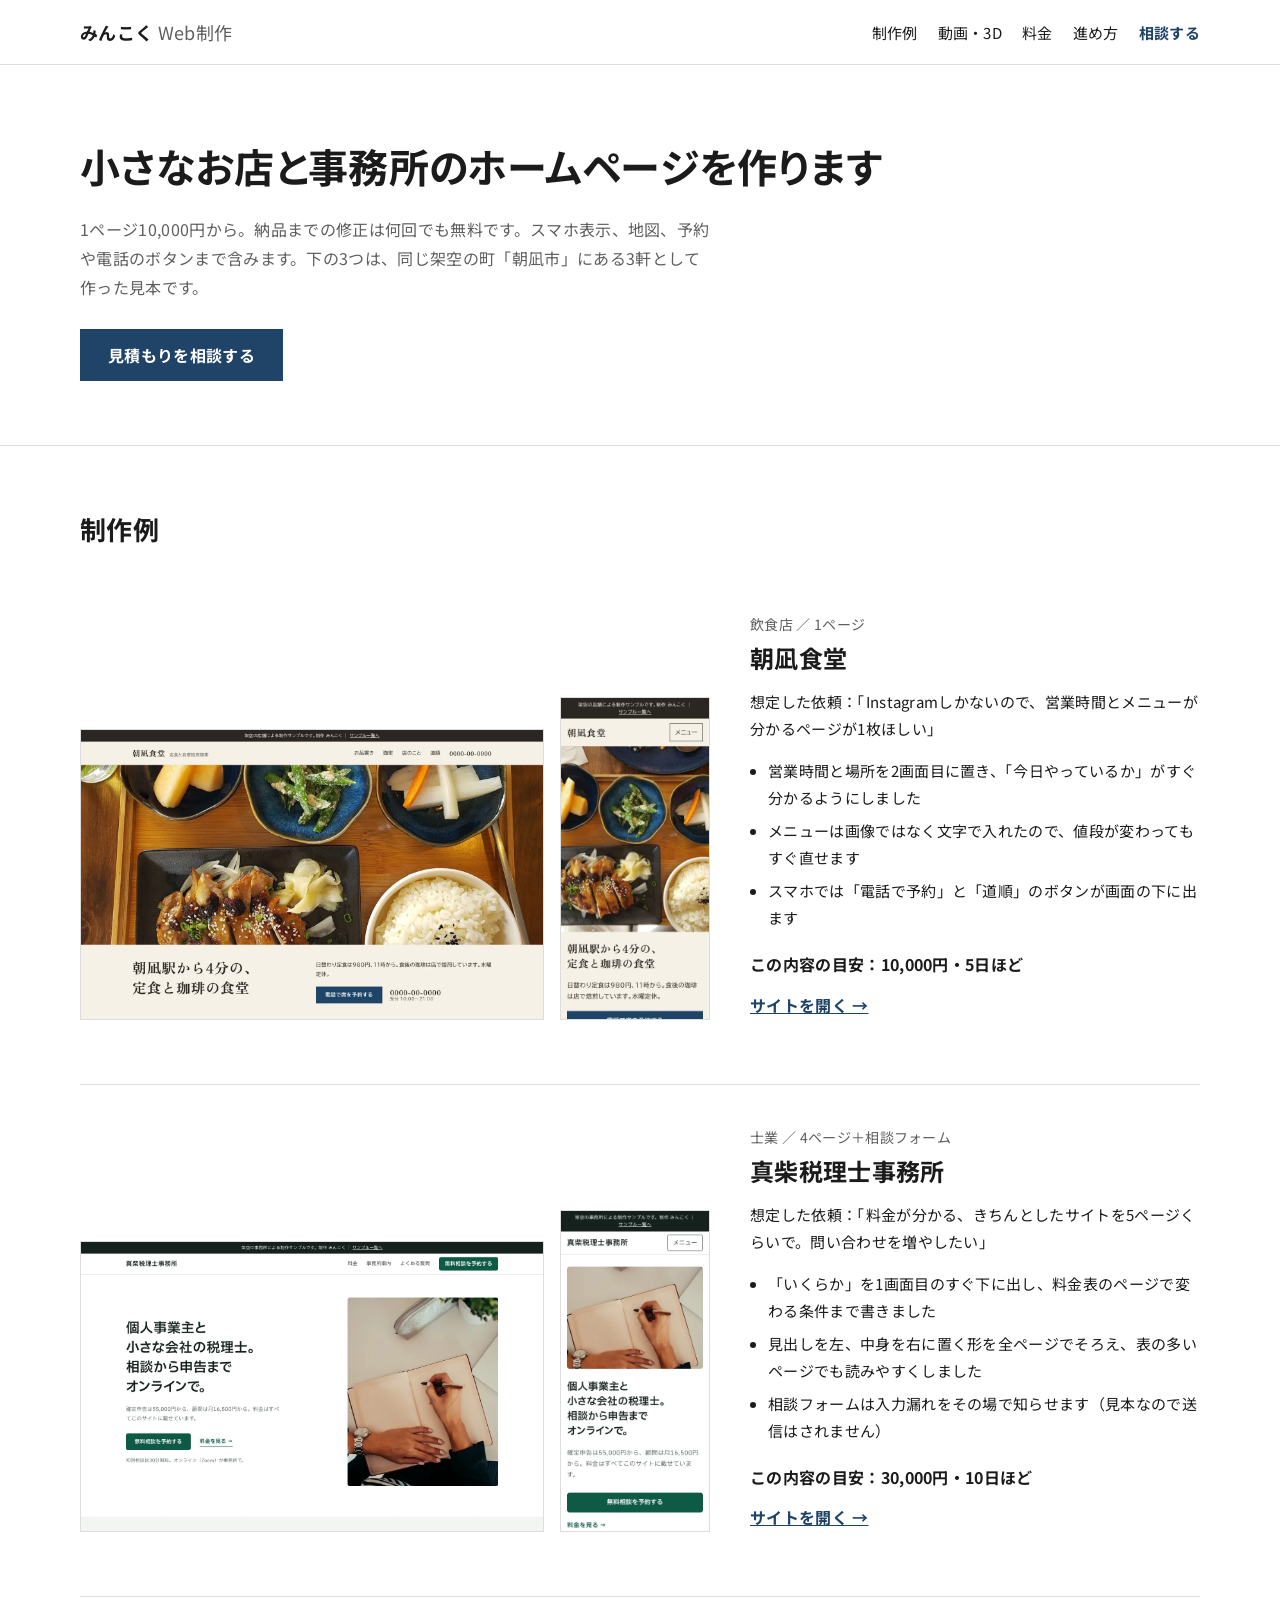
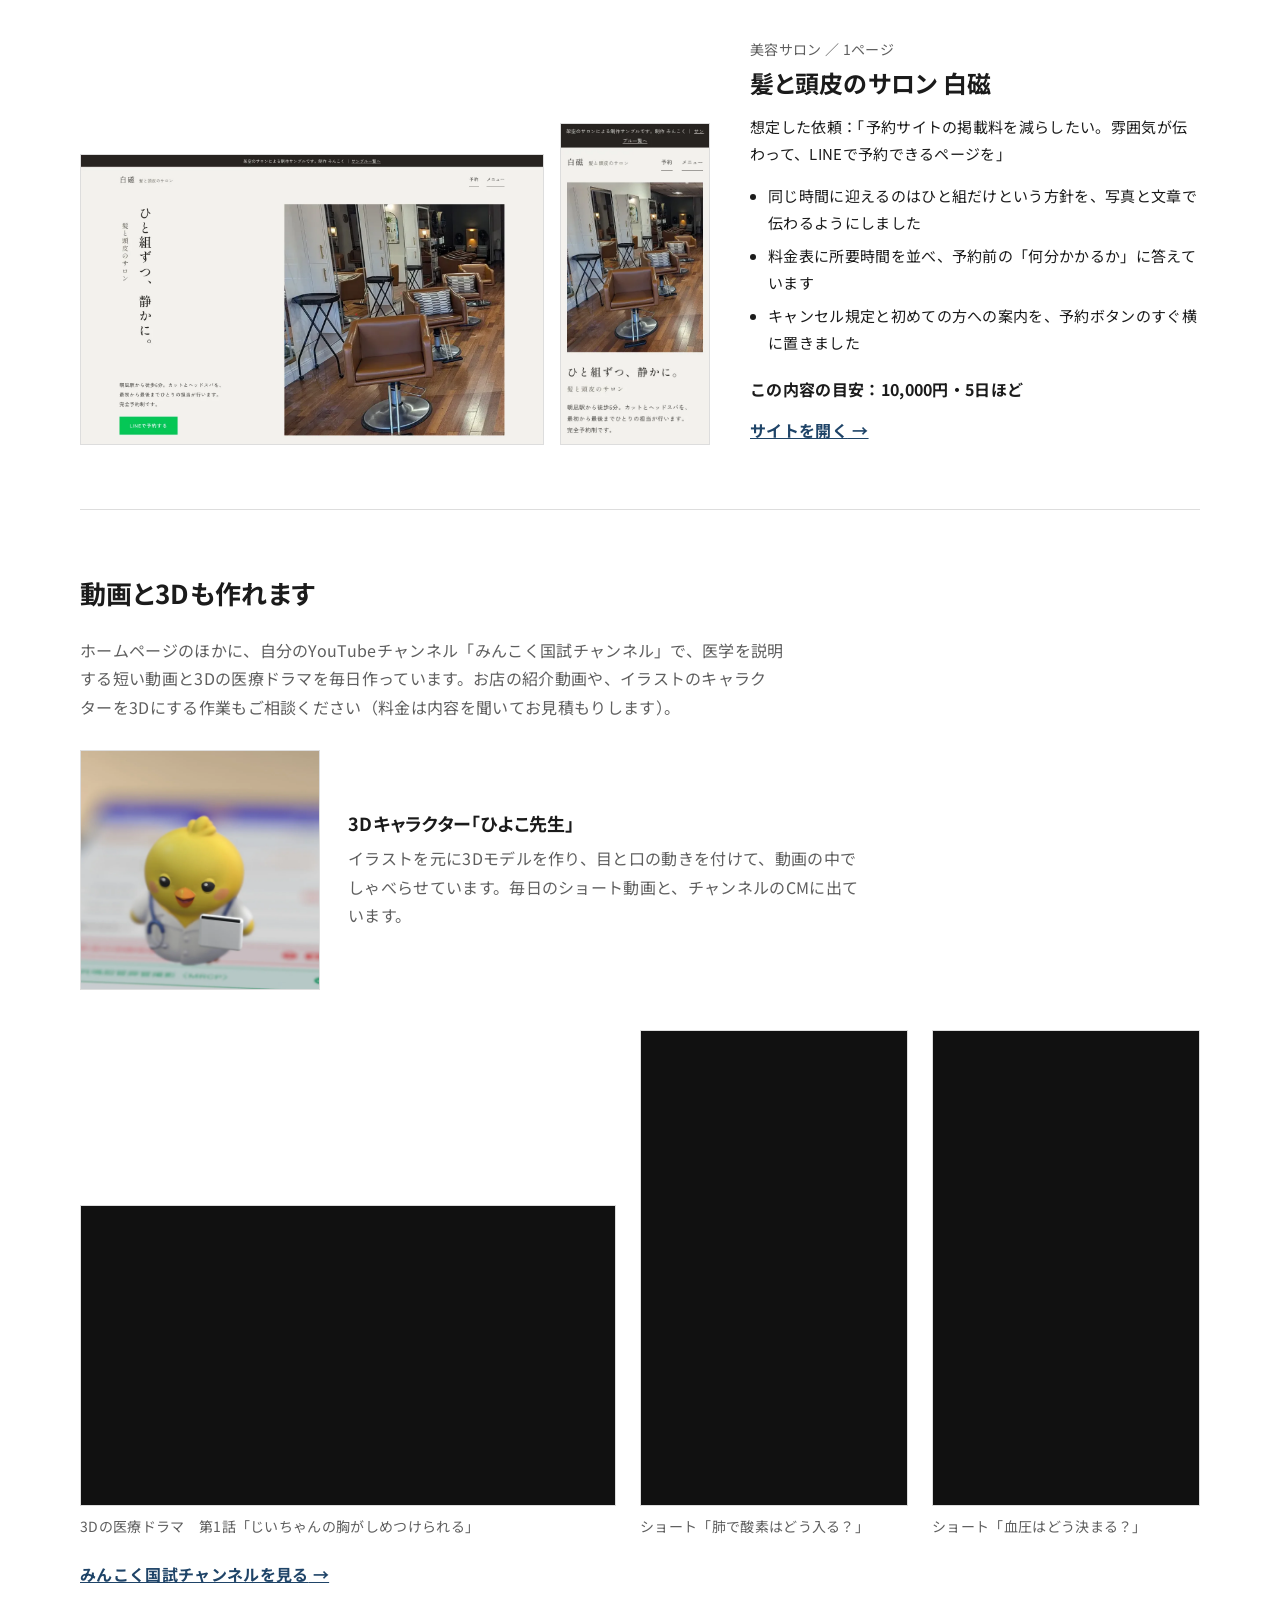
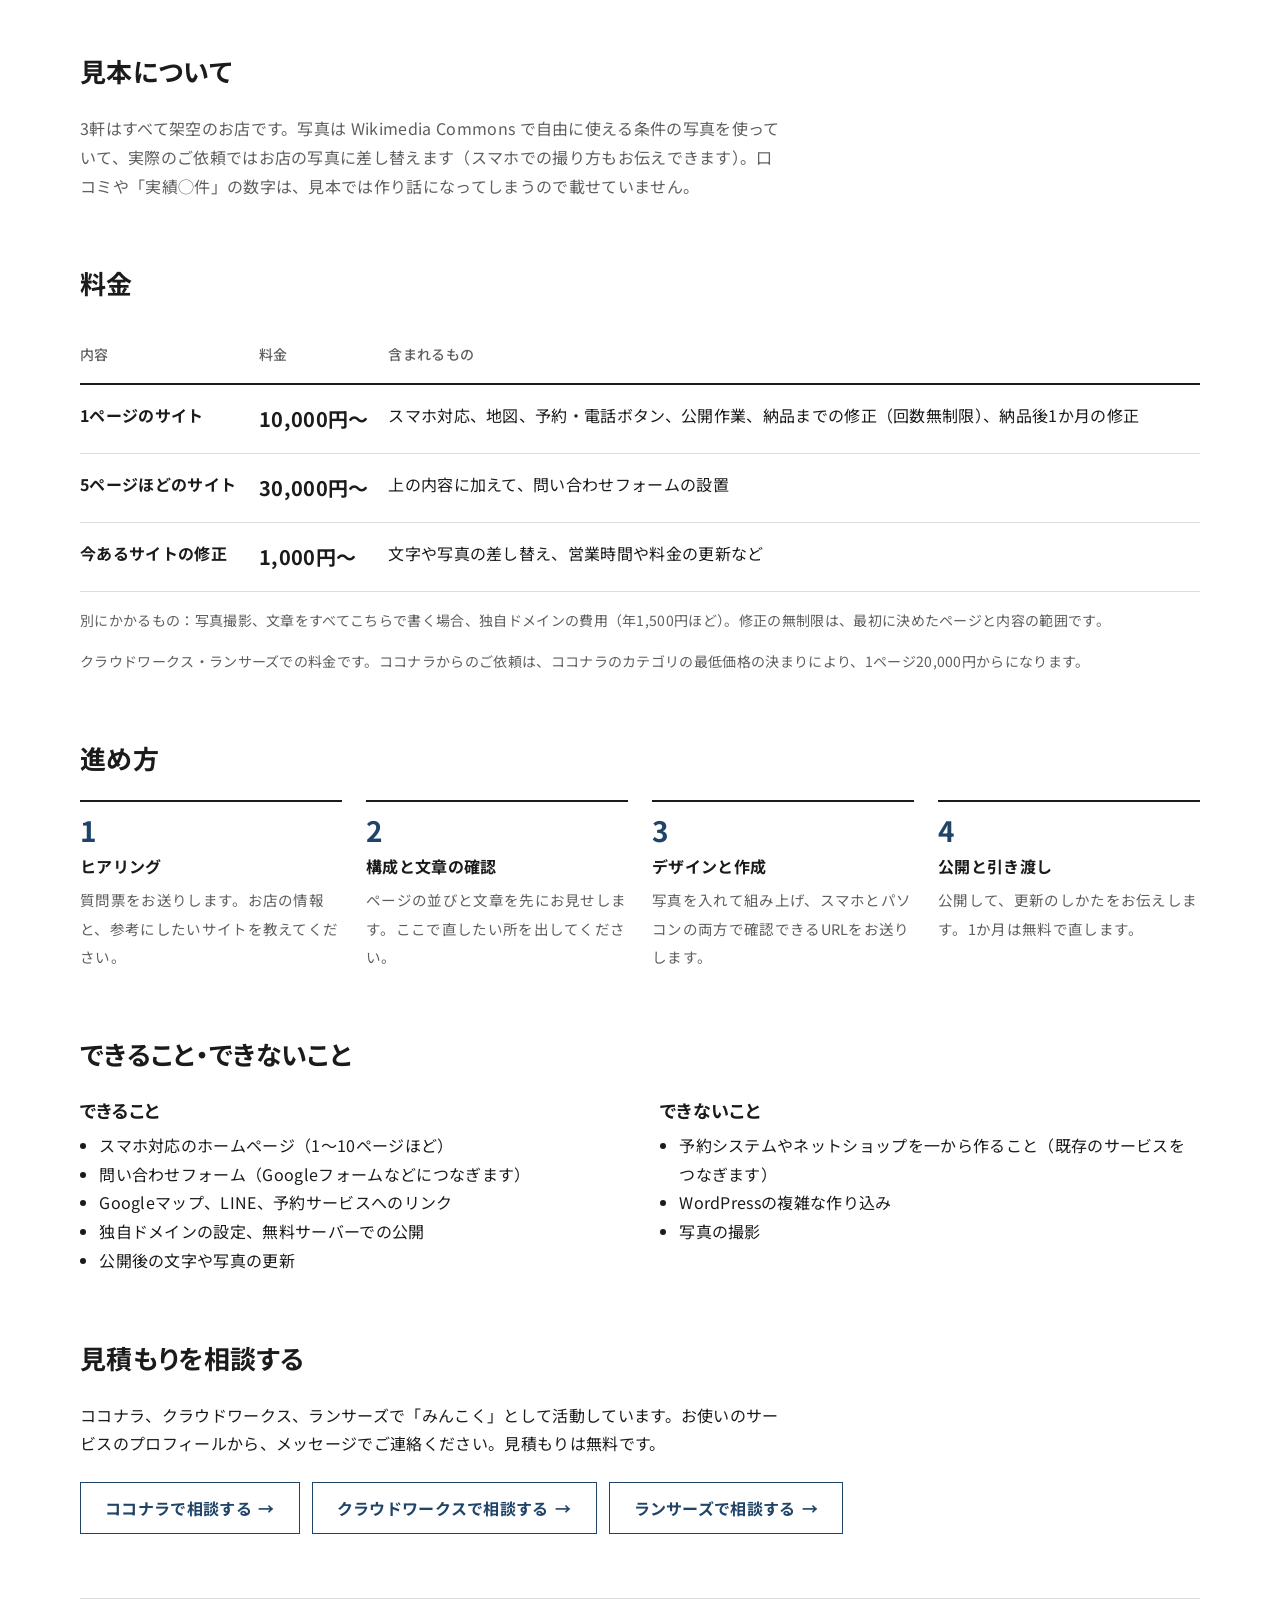
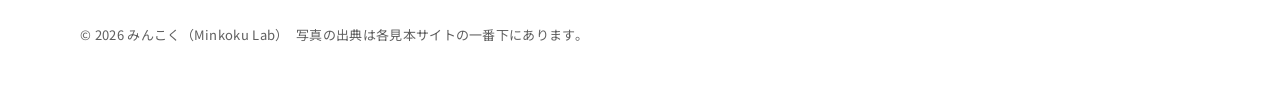
<file: index.html>
<!doctype html>
<html lang="ja">
<head>
<meta charset="utf-8">
<meta name="viewport" content="width=device-width, initial-scale=1">
<title>みんこく Web制作｜小さなお店と事務所のホームページ</title>
<meta name="description" content="飲食店、士業、サロンなど小さなお店と事務所のホームページを作ります。1ページ10,000円から。スマホ表示、地図、予約ボタンまで含みます。">
<meta property="og:title" content="みんこく Web制作">
<meta property="og:image" content="assets/shots/shokudo-pc.webp">
<link rel="preconnect" href="https://fonts.googleapis.com">
<link rel="preconnect" href="https://fonts.gstatic.com" crossorigin>
<link href="https://fonts.googleapis.com/css2?family=Noto+Sans+JP:wght@400;500;700&display=swap" rel="stylesheet">
<link rel="stylesheet" href="assets/style.css">
</head>
<body>
<header class="head">
  <div class="wrap head-in">
    <a class="brand" href="./">みんこく <span>Web制作</span></a>
    <nav aria-label="ページ内"><a href="#works">制作例</a><a href="#media">動画・3D</a><a href="#price">料金</a><a href="#flow">進め方</a><a href="#contact" class="cta">相談する</a></nav>
  </div>
</header>

<main>
  <section class="intro wrap">
    <h1><span>小さなお店と事務所の</span><span>ホームページを作ります</span></h1>
    <p>1ページ10,000円から。納品までの修正は何回でも無料です。スマホ表示、地図、予約や電話のボタンまで含みます。下の3つは、同じ架空の町「朝凪市」にある3軒として作った見本です。</p>
    <a class="btn" href="#contact">見積もりを相談する</a>
  </section>

  <section id="works" class="works" aria-labelledby="h-works">
    <h2 id="h-works" class="wrap sec-title">制作例</h2>

    <article class="work wrap">
      <div class="shots">
        <a class="pc" href="shokudo/"><img src="assets/shots/shokudo-pc.webp" width="1440" height="900" alt="朝凪食堂のトップ画面（パソコン）" loading="lazy"></a>
        <a class="sp" href="shokudo/"><img src="assets/shots/shokudo-sp.webp" width="390" height="844" alt="朝凪食堂のトップ画面（スマホ）" loading="lazy"></a>
      </div>
      <div class="info">
        <p class="kind">飲食店 ／ 1ページ</p>
        <h3>朝凪食堂</h3>
        <p class="case">想定した依頼：「Instagramしかないので、営業時間とメニューが分かるページが1枚ほしい」</p>
        <ul class="points">
          <li>営業時間と場所を2画面目に置き、「今日やっているか」がすぐ分かるようにしました</li>
          <li>メニューは画像ではなく文字で入れたので、値段が変わってもすぐ直せます</li>
          <li>スマホでは「電話で予約」と「道順」のボタンが画面の下に出ます</li>
        </ul>
        <p class="cost">この内容の目安：10,000円・5日ほど</p>
        <a class="open" href="shokudo/">サイトを開く</a>
      </div>
    </article>

    <article class="work wrap">
      <div class="shots">
        <a class="pc" href="zeirishi/"><img src="assets/shots/zeirishi-pc.webp" width="1440" height="900" alt="真柴税理士事務所のトップ画面（パソコン）" loading="lazy"></a>
        <a class="sp" href="zeirishi/"><img src="assets/shots/zeirishi-sp.webp" width="390" height="844" alt="真柴税理士事務所のトップ画面（スマホ）" loading="lazy"></a>
      </div>
      <div class="info">
        <p class="kind">士業 ／ 4ページ＋相談フォーム</p>
        <h3>真柴税理士事務所</h3>
        <p class="case">想定した依頼：「料金が分かる、きちんとしたサイトを5ページくらいで。問い合わせを増やしたい」</p>
        <ul class="points">
          <li>「いくらか」を1画面目のすぐ下に出し、料金表のページで変わる条件まで書きました</li>
          <li>見出しを左、中身を右に置く形を全ページでそろえ、表の多いページでも読みやすくしました</li>
          <li>相談フォームは入力漏れをその場で知らせます（見本なので送信はされません）</li>
        </ul>
        <p class="cost">この内容の目安：30,000円・10日ほど</p>
        <a class="open" href="zeirishi/">サイトを開く</a>
      </div>
    </article>

    <article class="work wrap">
      <div class="shots">
        <a class="pc" href="salon/"><img src="assets/shots/salon-pc.webp" width="1440" height="900" alt="個室サロン 白磁のトップ画面（パソコン）" loading="lazy"></a>
        <a class="sp" href="salon/"><img src="assets/shots/salon-sp.webp" width="390" height="844" alt="個室サロン 白磁のトップ画面（スマホ）" loading="lazy"></a>
      </div>
      <div class="info">
        <p class="kind">美容サロン ／ 1ページ</p>
        <h3>髪と頭皮のサロン 白磁</h3>
        <p class="case">想定した依頼：「予約サイトの掲載料を減らしたい。雰囲気が伝わって、LINEで予約できるページを」</p>
        <ul class="points">
          <li>同じ時間に迎えるのはひと組だけという方針を、写真と文章で伝わるようにしました</li>
          <li>料金表に所要時間を並べ、予約前の「何分かかるか」に答えています</li>
          <li>キャンセル規定と初めての方への案内を、予約ボタンのすぐ横に置きました</li>
        </ul>
        <p class="cost">この内容の目安：10,000円・5日ほど</p>
        <a class="open" href="salon/">サイトを開く</a>
      </div>
    </article>
  </section>

  <section id="media" class="wrap media" aria-labelledby="h-media">
    <h2 id="h-media" class="sec-title">動画と3Dも作れます</h2>
    <p class="media-lead">ホームページのほかに、自分のYouTubeチャンネル「みんこく国試チャンネル」で、医学を説明する短い動画と3Dの医療ドラマを毎日作っています。お店の紹介動画や、イラストのキャラクターを3Dにする作業もご相談ください（料金は内容を聞いてお見積もりします）。</p>
    <div class="media-3d">
      <video src="assets/hiyoko3d.mp4" poster="assets/hiyoko3d.webp" width="720" height="720" autoplay muted loop playsinline aria-label="3Dのひよこ先生が正面で話している6秒の動画"></video>
      <div><h3>3Dキャラクター「ひよこ先生」</h3><p>イラストを元に3Dモデルを作り、目と口の動きを付けて、動画の中でしゃべらせています。毎日のショート動画と、チャンネルのCMに出ています。</p></div>
    </div>
    <div class="media-videos">
      <figure><div class="yt yt-wide"><iframe src="https://www.youtube-nocookie.com/embed/W39rmq9bxFQ" title="3Dの医療ドラマ 第1話「じいちゃんの胸がしめつけられる」" loading="lazy" allow="encrypted-media; picture-in-picture" allowfullscreen></iframe></div><figcaption>3Dの医療ドラマ　第1話「じいちゃんの胸がしめつけられる」</figcaption></figure>
      <figure><div class="yt yt-tall"><iframe src="https://www.youtube-nocookie.com/embed/z4KTn0otKYI" title="ショート動画「肺で酸素はどう入る？」" loading="lazy" allow="encrypted-media; picture-in-picture" allowfullscreen></iframe></div><figcaption>ショート「肺で酸素はどう入る？」</figcaption></figure>
      <figure><div class="yt yt-tall"><iframe src="https://www.youtube-nocookie.com/embed/gao4qyjSYfU" title="ショート動画「血圧はどう決まる？」" loading="lazy" allow="encrypted-media; picture-in-picture" allowfullscreen></iframe></div><figcaption>ショート「血圧はどう決まる？」</figcaption></figure>
    </div>
    <p><a class="open" href="https://www.youtube.com/@minkoku_kokushi">みんこく国試チャンネルを見る</a></p>
  </section>

  <section class="wrap note-sec" aria-labelledby="h-note">
    <h2 id="h-note" class="sec-title">見本について</h2>
    <p>3軒はすべて架空のお店です。写真は Wikimedia Commons で自由に使える条件の写真を使っていて、実際のご依頼ではお店の写真に差し替えます（スマホでの撮り方もお伝えできます）。口コミや「実績◯件」の数字は、見本では作り話になってしまうので載せていません。</p>
  </section>

  <section id="price" class="wrap" aria-labelledby="h-price">
    <h2 id="h-price" class="sec-title">料金</h2>
    <table class="price">
      <thead><tr><th scope="col">内容</th><th scope="col">料金</th><th scope="col">含まれるもの</th></tr></thead>
      <tbody>
        <tr><th scope="row">1ページのサイト</th><td><b>10,000円〜</b></td><td>スマホ対応、地図、予約・電話ボタン、公開作業、納品までの修正（回数無制限）、納品後1か月の修正</td></tr>
        <tr><th scope="row">5ページほどのサイト</th><td><b>30,000円〜</b></td><td>上の内容に加えて、問い合わせフォームの設置</td></tr>
        <tr><th scope="row">今あるサイトの修正</th><td><b>1,000円〜</b></td><td>文字や写真の差し替え、営業時間や料金の更新など</td></tr>
      </tbody>
    </table>
    <p class="small">別にかかるもの：写真撮影、文章をすべてこちらで書く場合、独自ドメインの費用（年1,500円ほど）。修正の無制限は、最初に決めたページと内容の範囲です。</p>
    <p class="small">クラウドワークス・ランサーズでの料金です。ココナラからのご依頼は、ココナラのカテゴリの最低価格の決まりにより、1ページ20,000円からになります。</p>
  </section>

  <section id="flow" class="wrap" aria-labelledby="h-flow">
    <h2 id="h-flow" class="sec-title">進め方</h2>
    <ol class="flow">
      <li><b>ヒアリング</b><span>質問票をお送りします。お店の情報と、参考にしたいサイトを教えてください。</span></li>
      <li><b>構成と文章の確認</b><span>ページの並びと文章を先にお見せします。ここで直したい所を出してください。</span></li>
      <li><b>デザインと作成</b><span>写真を入れて組み上げ、スマホとパソコンの両方で確認できるURLをお送りします。</span></li>
      <li><b>公開と引き渡し</b><span>公開して、更新のしかたをお伝えします。1か月は無料で直します。</span></li>
    </ol>
  </section>

  <section class="wrap" aria-labelledby="h-can">
    <h2 id="h-can" class="sec-title">できること・できないこと</h2>
    <div class="can">
      <div><h3>できること</h3><ul><li>スマホ対応のホームページ（1〜10ページほど）</li><li>問い合わせフォーム（Googleフォームなどにつなぎます）</li><li>Googleマップ、LINE、予約サービスへのリンク</li><li>独自ドメインの設定、無料サーバーでの公開</li><li>公開後の文字や写真の更新</li></ul></div>
      <div><h3>できないこと</h3><ul><li>予約システムやネットショップを一から作ること（既存のサービスをつなぎます）</li><li>WordPressの複雑な作り込み</li><li>写真の撮影</li></ul></div>
    </div>
  </section>

  <section id="contact" class="wrap contact" aria-labelledby="h-contact">
    <h2 id="h-contact" class="sec-title">見積もりを相談する</h2>
    <p>ココナラ、クラウドワークス、ランサーズで「みんこく」として活動しています。お使いのサービスのプロフィールから、メッセージでご連絡ください。見積もりは無料です。</p>
    <ul class="contact-links">
      <li><a href="https://coconala.com/users/3192581">ココナラで相談する</a></li>
      <li><a href="https://crowdworks.jp/public/employees/5026215">クラウドワークスで相談する</a></li>
      <li><a href="https://www.lancers.jp/profile/hiro_ai100">ランサーズで相談する</a></li>
    </ul>
  </section>
</main>

<footer class="foot wrap">© 2026 みんこく（Minkoku Lab）　写真の出典は各見本サイトの一番下にあります。</footer>
</body>
</html>
</file>
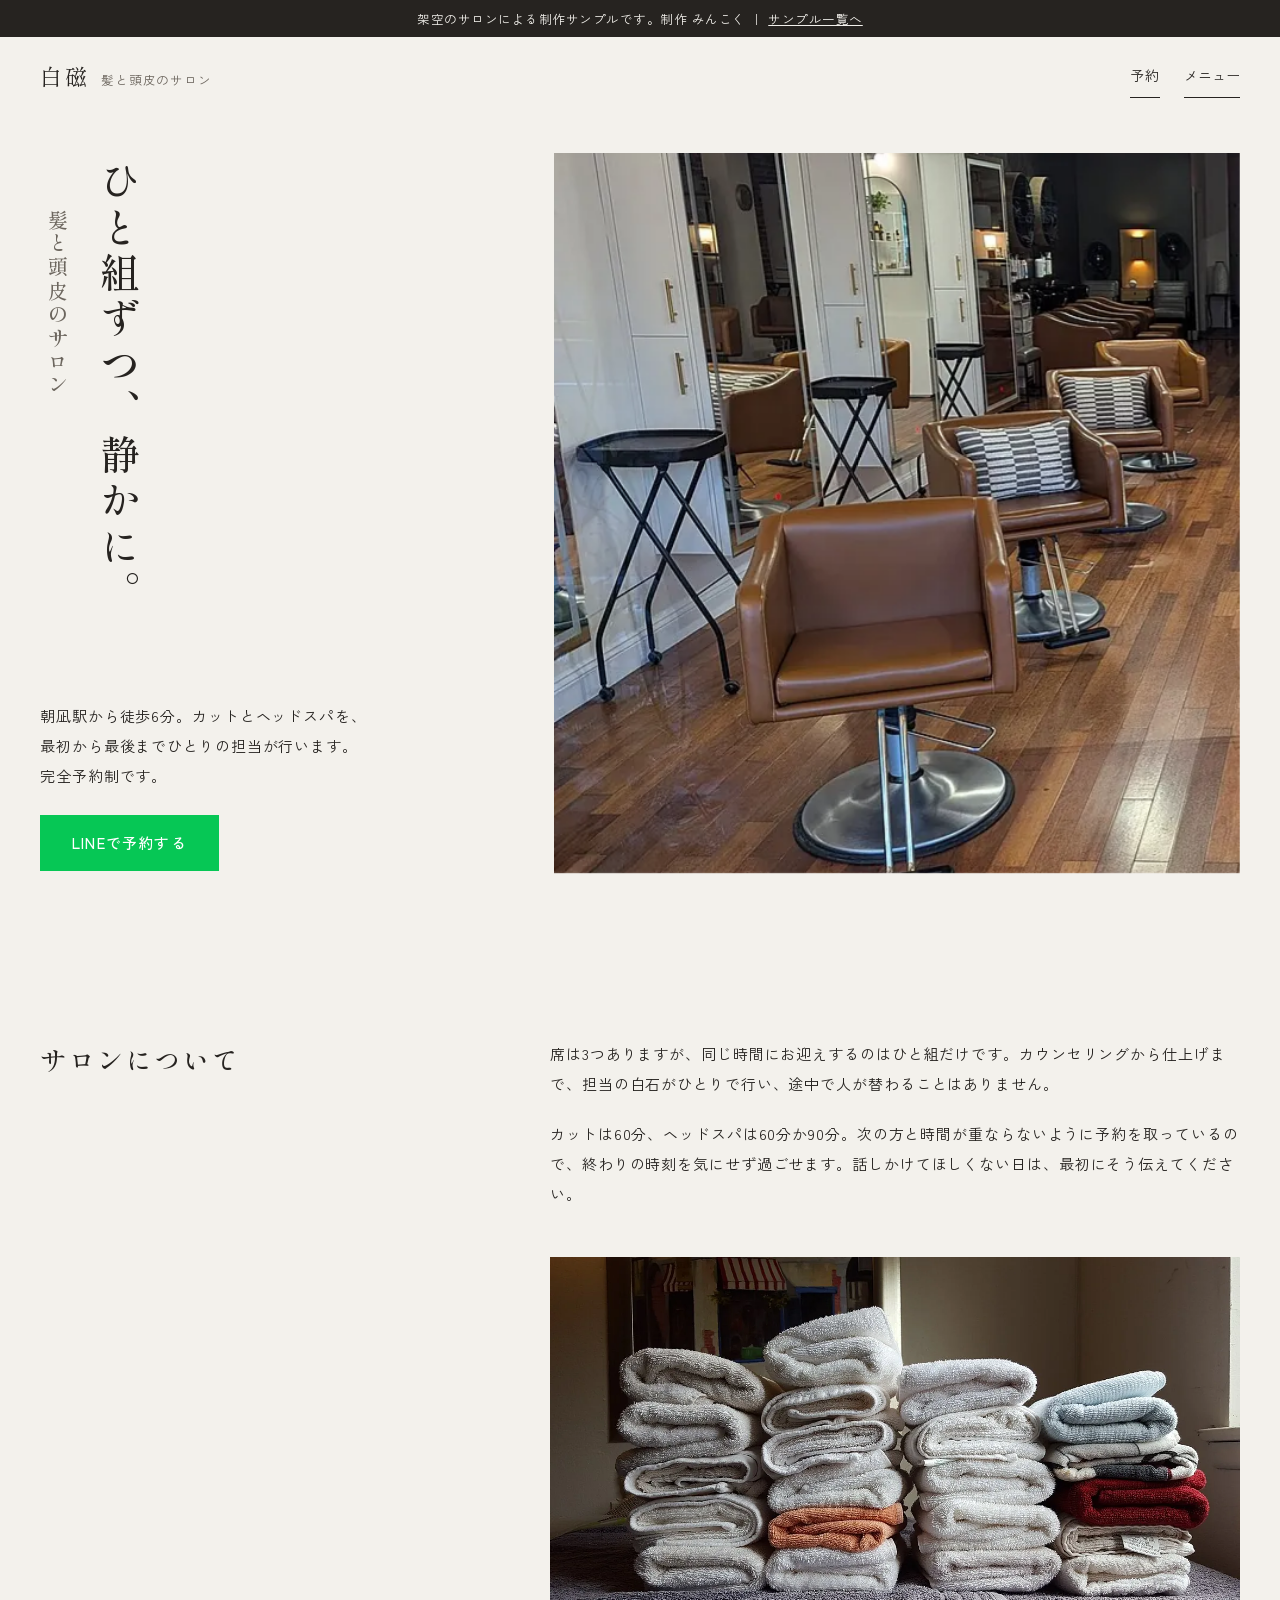
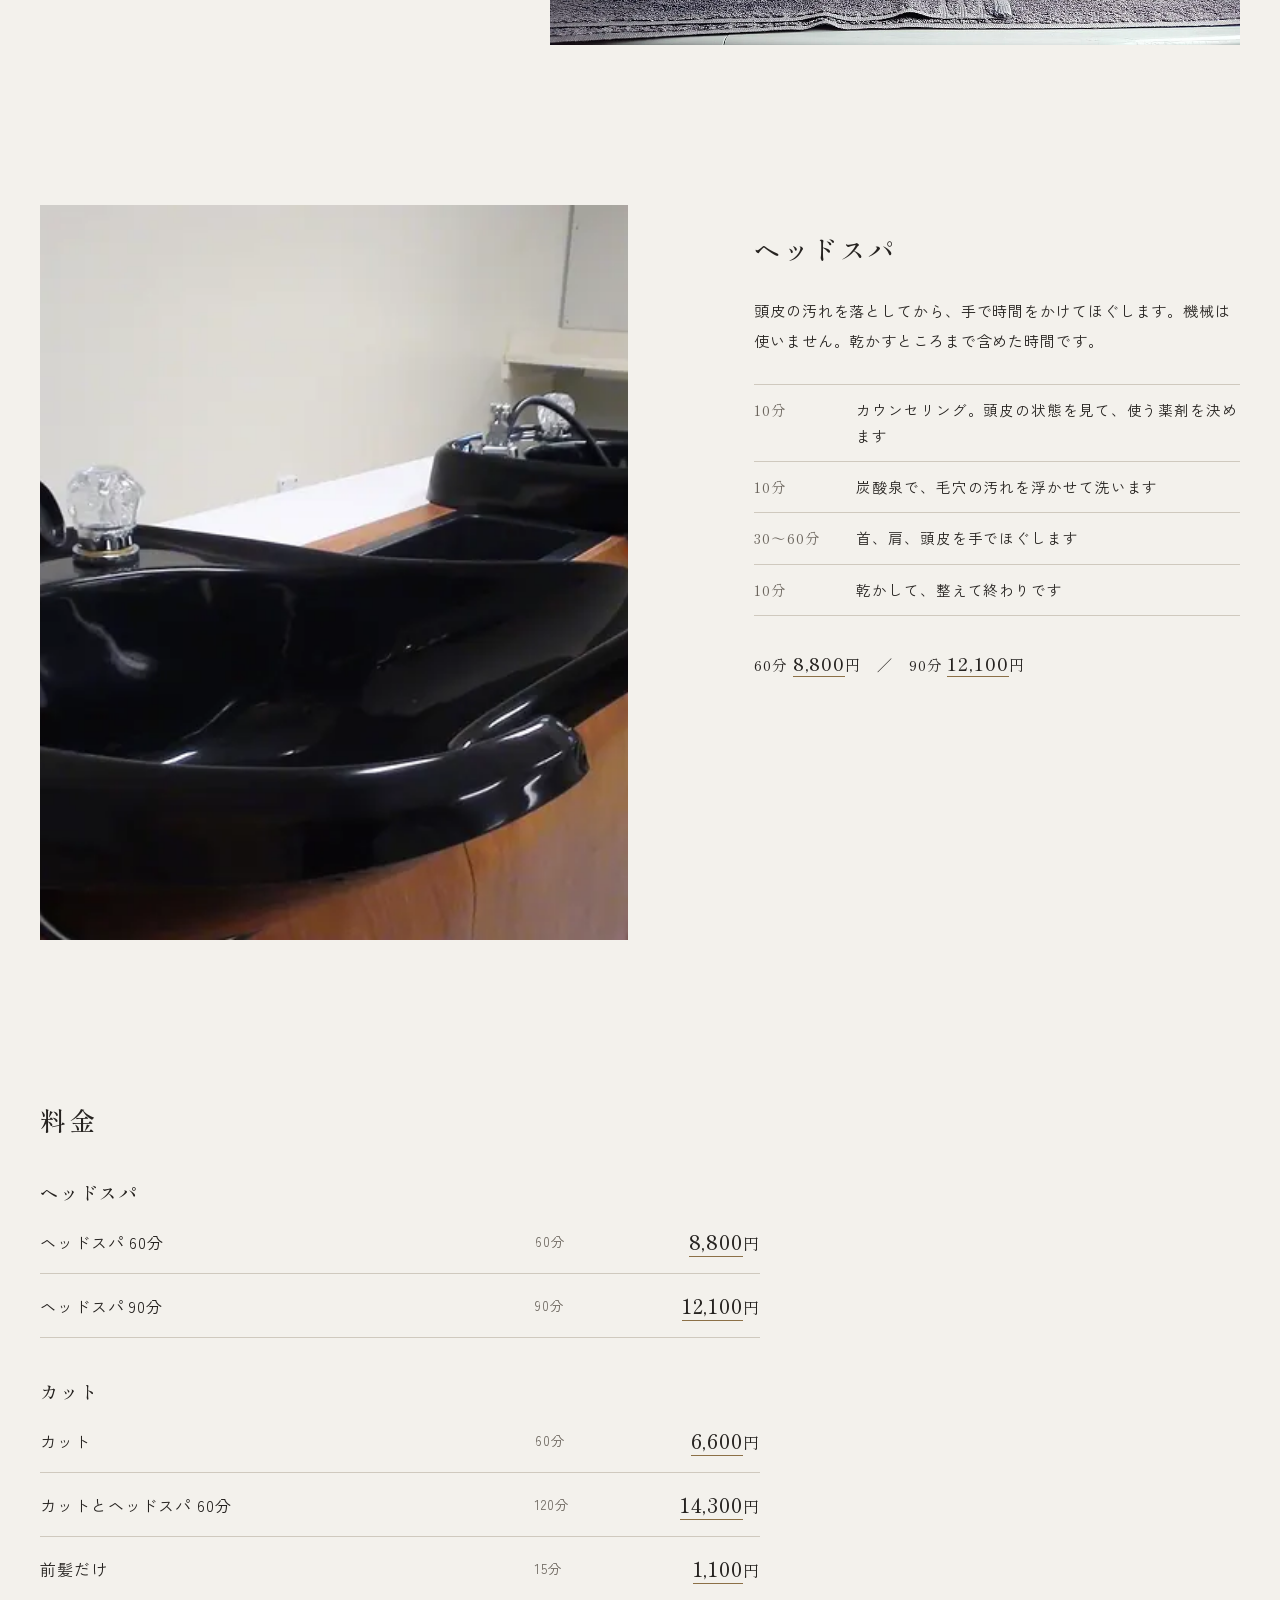
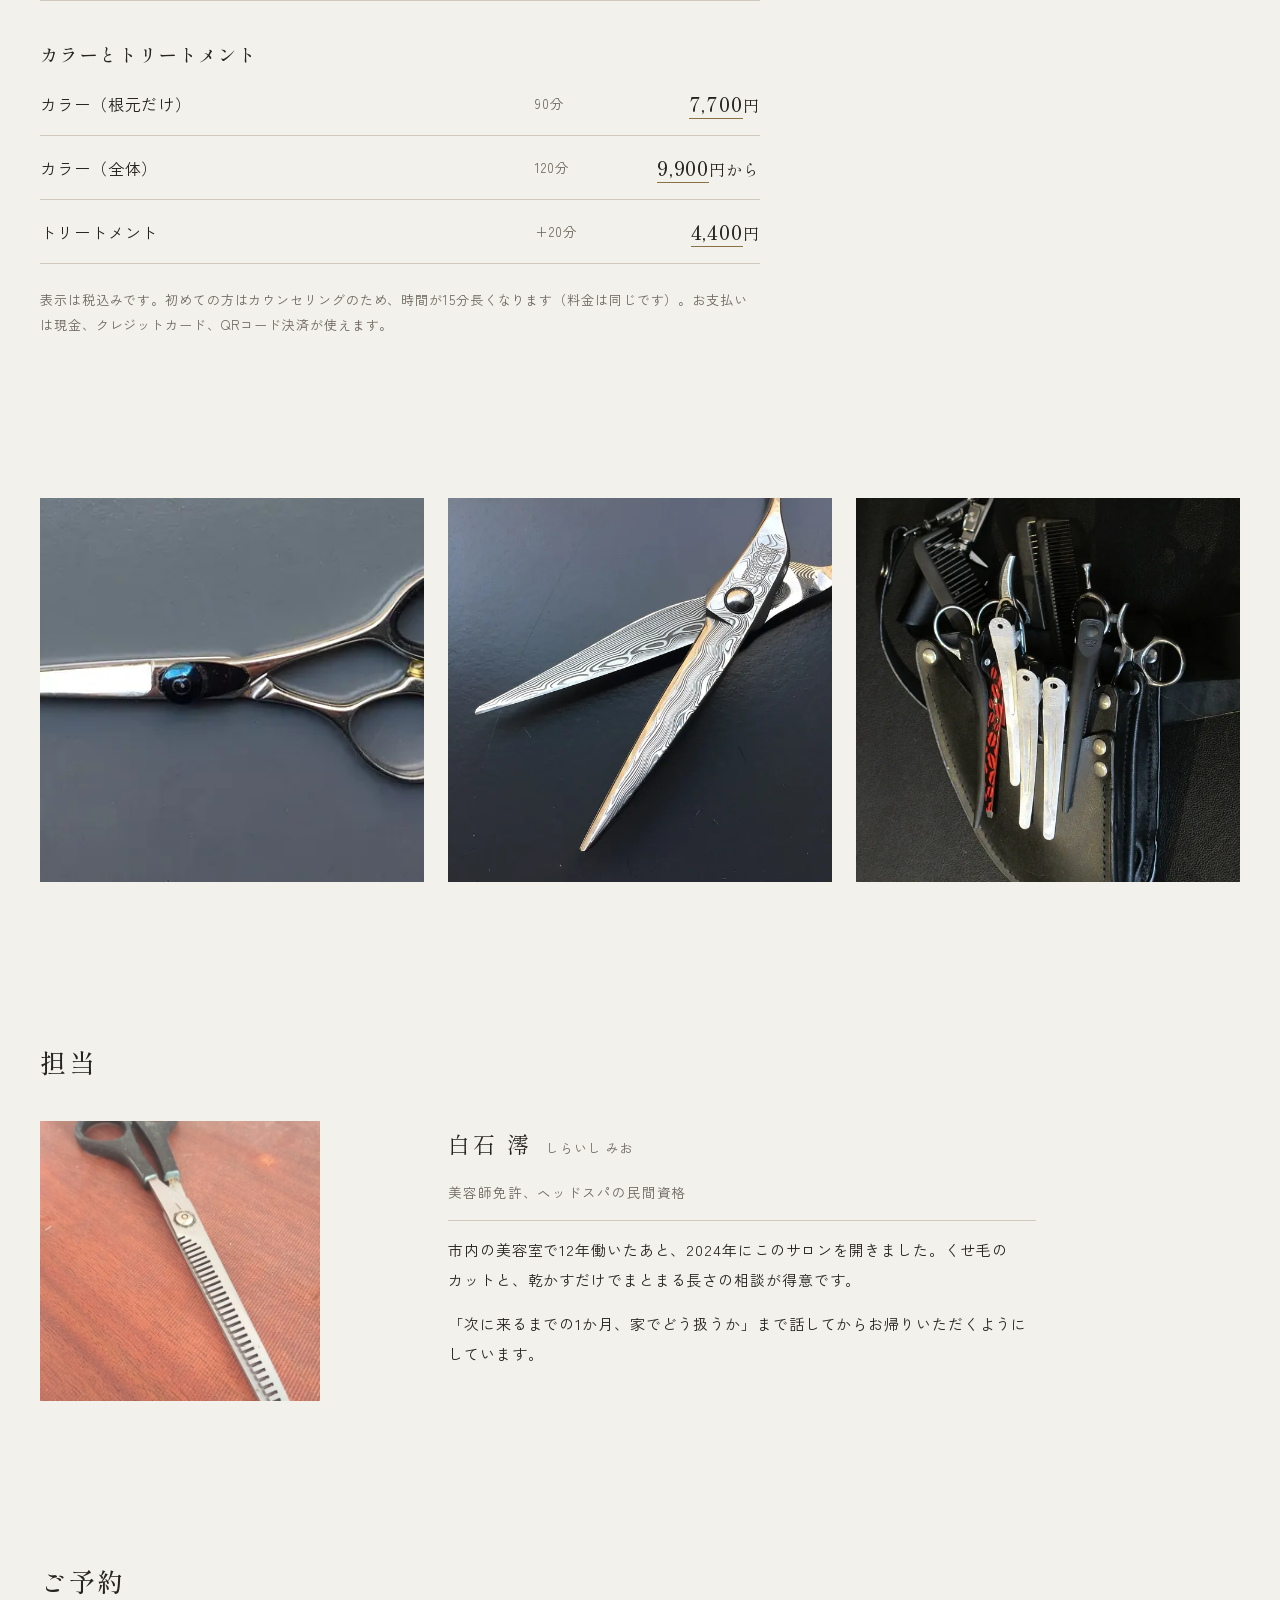
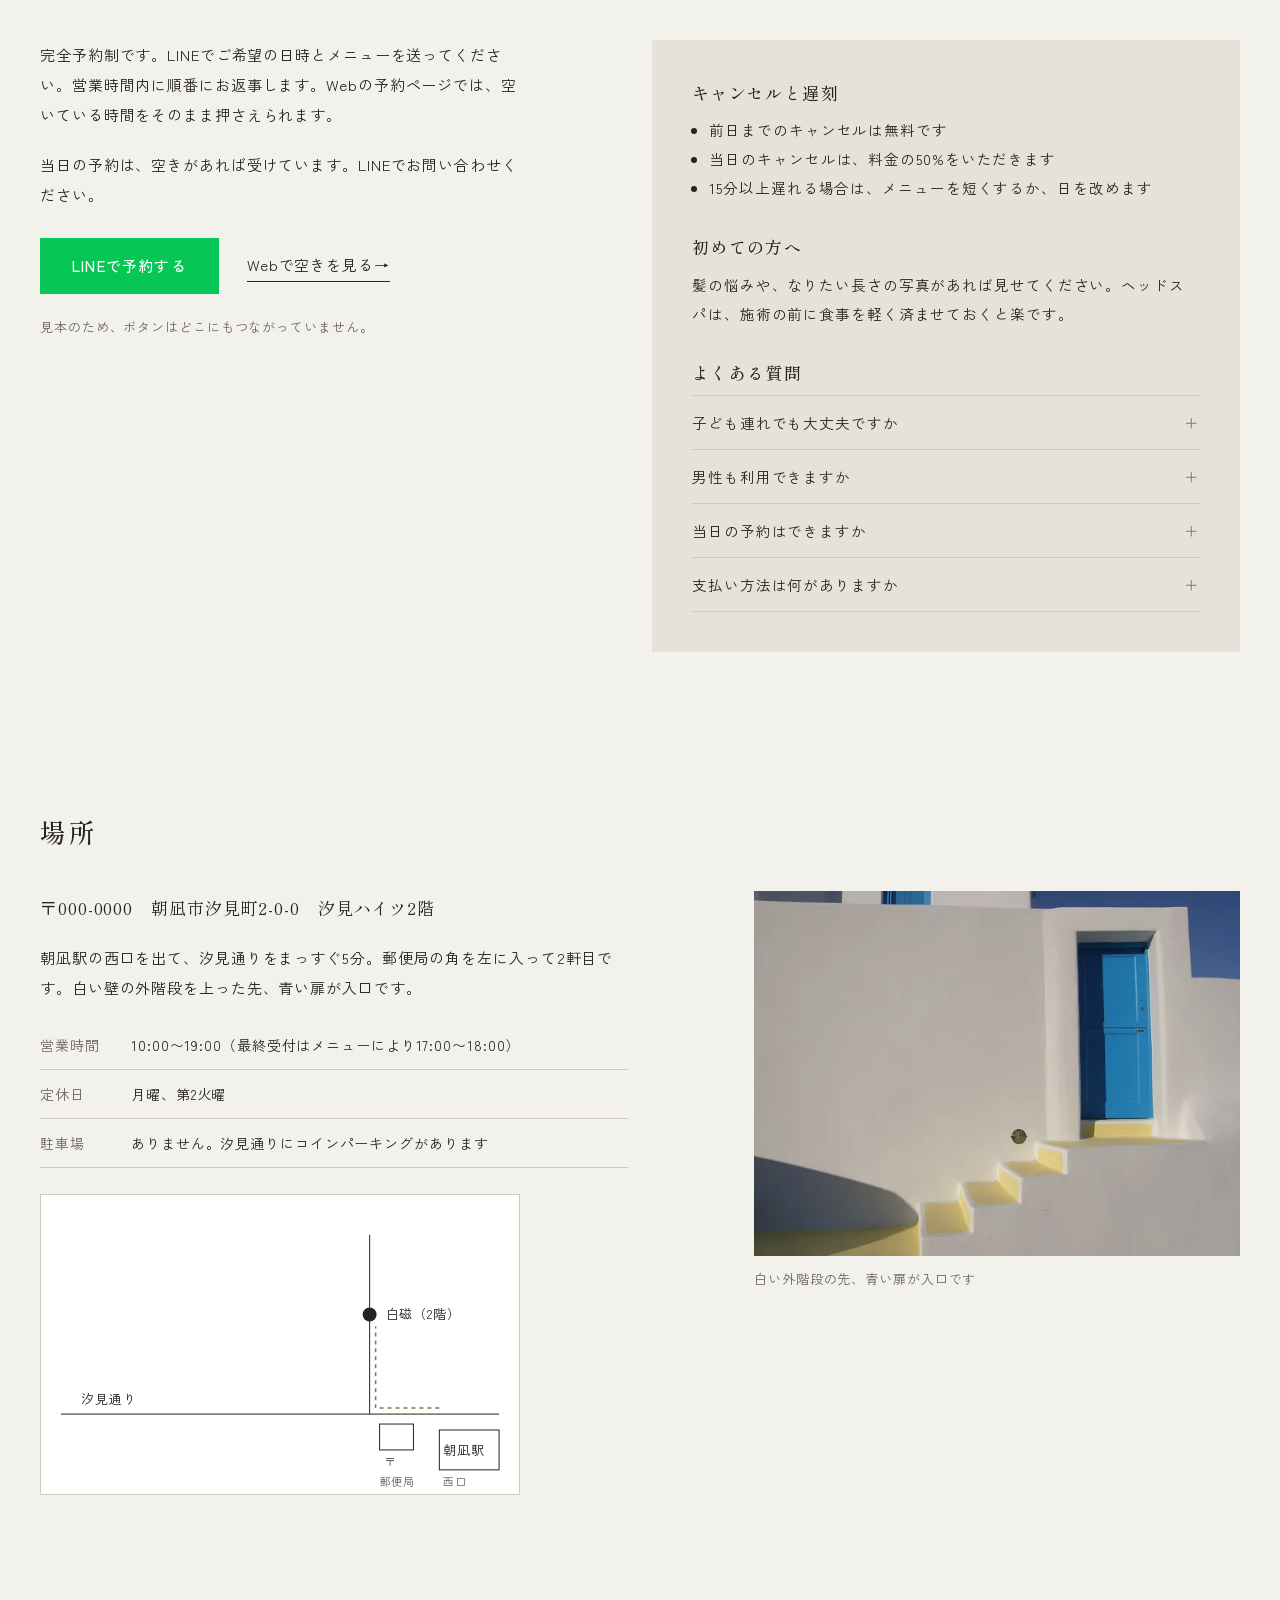
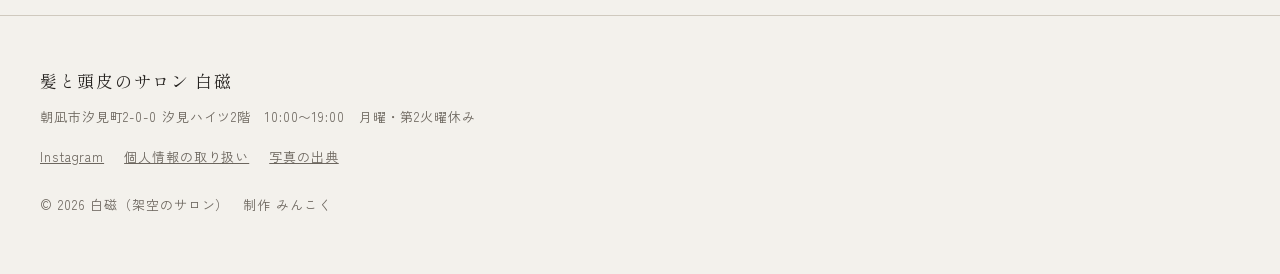
<file: salon/index.html>
<!doctype html>
<html lang="ja">
<head>
<meta charset="utf-8">
<meta name="viewport" content="width=device-width, initial-scale=1">
<title>髪と頭皮のサロン 白磁｜朝凪駅から徒歩6分、完全予約制（制作サンプル）</title>
<meta name="description" content="朝凪駅から徒歩6分。カットとヘッドスパを、最初から最後までひとりの担当が行います。同じ時間にお迎えするのはひと組だけ。完全予約制、LINEで予約できます。※架空のサロンによる制作サンプルです。">
<meta name="robots" content="noindex">
<meta property="og:title" content="髪と頭皮のサロン 白磁（制作サンプル）">
<meta property="og:description" content="朝凪駅から徒歩6分、完全予約制の髪と頭皮のサロン。架空のサロンによる制作サンプルです。">
<meta property="og:image" content="img/hero-1280.webp">
<link rel="icon" href="data:image/svg+xml,%3Csvg xmlns='http://www.w3.org/2000/svg' viewBox='0 0 64 64'%3E%3Crect width='64' height='64' fill='%23262320'/%3E%3Ctext x='32' y='44' font-size='36' text-anchor='middle' fill='%23F3F1EC' font-family='serif'%3E白%3C/text%3E%3C/svg%3E">
<link rel="preconnect" href="https://fonts.googleapis.com">
<link rel="preconnect" href="https://fonts.gstatic.com" crossorigin>
<link href="https://fonts.googleapis.com/css2?family=Shippori+Mincho:wght@400;500&family=Zen+Kaku+Gothic+New:wght@400;500&display=swap" rel="stylesheet">
<link rel="stylesheet" href="css/style.css">
</head>
<body>
<a class="skip" href="#main">本文へ移動</a>
<div class="notice">架空のサロンによる制作サンプルです。制作 みんこく ｜ <a href="../">サンプル一覧へ</a></div>

<header class="site-head">
  <div class="wrap head-in">
    <a class="brand" href="./">白磁<span>髪と頭皮のサロン</span></a>
    <div class="head-right">
      <a class="head-link" href="#reserve">予約</a>
      <button class="menu-btn" aria-expanded="false" aria-controls="gnav">メニュー</button>
    </div>
  </div>
  <nav id="gnav" class="gnav" aria-label="ページ内" hidden>
    <div class="wrap gnav-in">
      <button class="menu-close" aria-label="メニューを閉じる">閉じる</button>
      <a href="#about">サロンについて</a><a href="#spa">ヘッドスパ</a><a href="#price">料金</a><a href="#staff">担当</a><a href="#reserve">ご予約</a><a href="#access">場所</a>
    </div>
  </nav>
</header>

<main id="main">
  <section class="hero wrap">
    <div class="hero-text">
      <h1><span>ひと組ずつ、静かに。</span><span class="h1-sub">髪と頭皮のサロン</span></h1>
      <div class="hero-lead" id="hero-actions">
        <p>朝凪駅から徒歩6分。カットとヘッドスパを、最初から最後までひとりの担当が行います。完全予約制です。</p>
        <a class="btn-line" href="#reserve">LINEで予約する</a>
      </div>
    </div>
    <figure class="hero-photo">
      <img src="img/hero-1280.webp" width="576" height="720" alt="明るい店内。茶色の椅子と鏡が奥へ並ぶ" fetchpriority="high">
    </figure>
  </section>

  <section id="about" class="sec wrap about" aria-labelledby="h-about">
    <h2 id="h-about">サロンについて</h2>
    <div class="about-body">
      <p>席は3つありますが、同じ時間にお迎えするのはひと組だけです。カウンセリングから仕上げまで、担当の白石がひとりで行い、途中で人が替わることはありません。</p>
      <p>カットは60分、ヘッドスパは60分か90分。次の方と時間が重ならないように予約を取っているので、終わりの時刻を気にせず過ごせます。話しかけてほしくない日は、最初にそう伝えてください。</p>
    </div>
    <figure class="about-photo">
      <img src="img/towels-1280.webp" srcset="img/towels-640.webp 640w, img/towels-1280.webp 1280w" sizes="(max-width: 820px) 100vw, 58vw" width="1280" height="720" alt="棚に積んだ洗いたてのタオル" loading="lazy">
    </figure>
  </section>

  <section id="spa" class="sec wrap spa" aria-labelledby="h-spa">
    <figure class="spa-photo">
      <img src="img/spa-1280.webp" srcset="img/spa-640.webp 640w, img/spa-1280.webp 1280w" sizes="(max-width: 820px) 100vw, 50vw" width="1280" height="960" alt="黒いシャンプー台" loading="lazy">
    </figure>
    <div class="spa-body">
      <h2 id="h-spa">ヘッドスパ</h2>
      <p>頭皮の汚れを落としてから、手で時間をかけてほぐします。機械は使いません。乾かすところまで含めた時間です。</p>
      <ol class="steps">
        <li><span>10分</span>カウンセリング。頭皮の状態を見て、使う薬剤を決めます</li>
        <li><span>10分</span>炭酸泉で、毛穴の汚れを浮かせて洗います</li>
        <li><span>30〜60分</span>首、肩、頭皮を手でほぐします</li>
        <li><span>10分</span>乾かして、整えて終わりです</li>
      </ol>
      <p class="spa-price">60分 <b>8,800</b>円　／　90分 <b>12,100</b>円</p>
    </div>
  </section>

  <section id="price" class="sec wrap" aria-labelledby="h-price">
    <h2 id="h-price">料金</h2>
    <div class="price">
      <h3>ヘッドスパ</h3>
      <dl>
        <div><dt>ヘッドスパ 60分</dt><dd class="time">60分</dd><dd class="yen"><b>8,800</b>円</dd></div>
        <div><dt>ヘッドスパ 90分</dt><dd class="time">90分</dd><dd class="yen"><b>12,100</b>円</dd></div>
      </dl>
      <h3>カット</h3>
      <dl>
        <div><dt>カット</dt><dd class="time">60分</dd><dd class="yen"><b>6,600</b>円</dd></div>
        <div><dt>カットとヘッドスパ 60分</dt><dd class="time">120分</dd><dd class="yen"><b>14,300</b>円</dd></div>
        <div><dt>前髪だけ</dt><dd class="time">15分</dd><dd class="yen"><b>1,100</b>円</dd></div>
      </dl>
      <h3>カラーとトリートメント</h3>
      <dl>
        <div><dt>カラー（根元だけ）</dt><dd class="time">90分</dd><dd class="yen"><b>7,700</b>円</dd></div>
        <div><dt>カラー（全体）</dt><dd class="time">120分</dd><dd class="yen"><b>9,900</b>円から</dd></div>
        <div><dt>トリートメント</dt><dd class="time">+20分</dd><dd class="yen"><b>4,400</b>円</dd></div>
      </dl>
      <p class="note">表示は税込みです。初めての方はカウンセリングのため、時間が15分長くなります（料金は同じです）。お支払いは現金、クレジットカード、QRコード決済が使えます。</p>
    </div>
  </section>

  <section class="sec wrap tools" aria-label="道具">
    <img src="img/scissors-640.webp" width="640" height="360" alt="カット用のはさみ" loading="lazy">
    <img src="img/shears-640.webp" width="640" height="640" alt="ダマスカス模様の刃のはさみ" loading="lazy">
    <img src="img/tools-640.webp" width="640" height="854" alt="革の腰袋に差したコームとはさみ" loading="lazy">
  </section>

  <section id="staff" class="sec wrap staff" aria-labelledby="h-staff">
    <h2 id="h-staff">担当</h2>
    <figure class="staff-photo">
      <img src="img/thinning-640.webp" width="640" height="854" alt="木の台に置いたすきばさみ" loading="lazy">
    </figure>
    <div class="staff-body">
      <p class="staff-name">白石 澪<span>しらいし みお</span></p>
      <p class="staff-q">美容師免許、ヘッドスパの民間資格</p>
      <p>市内の美容室で12年働いたあと、2024年にこのサロンを開きました。くせ毛のカットと、乾かすだけでまとまる長さの相談が得意です。</p>
      <p>「次に来るまでの1か月、家でどう扱うか」まで話してからお帰りいただくようにしています。</p>
    </div>
  </section>

  <section id="reserve" class="sec wrap reserve" aria-labelledby="h-reserve">
    <h2 id="h-reserve">ご予約</h2>
    <div class="reserve-main">
      <p>完全予約制です。LINEでご希望の日時とメニューを送ってください。営業時間内に順番にお返事します。Webの予約ページでは、空いている時間をそのまま押さえられます。</p>
      <p>当日の予約は、空きがあれば受けています。LINEでお問い合わせください。</p>
      <div class="reserve-btns">
        <a class="btn-line" href="#" aria-describedby="sample-note">LINEで予約する</a>
        <a class="text-link" href="#" aria-describedby="sample-note">Webで空きを見る</a>
      </div>
      <p class="small" id="sample-note">見本のため、ボタンはどこにもつながっていません。</p>
    </div>
    <div class="reserve-side">
      <h3>キャンセルと遅刻</h3>
      <ul>
        <li>前日までのキャンセルは無料です</li>
        <li>当日のキャンセルは、料金の50%をいただきます</li>
        <li>15分以上遅れる場合は、メニューを短くするか、日を改めます</li>
      </ul>
      <h3>初めての方へ</h3>
      <p>髪の悩みや、なりたい長さの写真があれば見せてください。ヘッドスパは、施術の前に食事を軽く済ませておくと楽です。</p>
      <h3>よくある質問</h3>
      <details><summary>子ども連れでも大丈夫ですか</summary><p>はい。ほかのお客様と時間が重ならないので、未就学のお子さまも一緒にどうぞ。ベビーカーは店内に入れられます。</p></details>
      <details><summary>男性も利用できますか</summary><p>はい。カットもヘッドスパも、料金は同じです。</p></details>
      <details><summary>当日の予約はできますか</summary><p>空きがあれば受けています。LINEで「今日」とお送りください。</p></details>
      <details><summary>支払い方法は何がありますか</summary><p>現金、クレジットカード（Visa、Mastercard、JCB、AMEX）、QRコード決済（PayPay）です。</p></details>
    </div>
  </section>

  <section id="access" class="sec wrap access" aria-labelledby="h-access">
    <h2 id="h-access">場所</h2>
    <div class="access-body">
      <p class="addr">〒000-0000　朝凪市汐見町2-0-0　汐見ハイツ2階</p>
      <p>朝凪駅の西口を出て、汐見通りをまっすぐ5分。郵便局の角を左に入って2軒目です。白い壁の外階段を上った先、青い扉が入口です。</p>
      <table class="hours">
        <tr><th scope="row">営業時間</th><td>10:00〜19:00（最終受付はメニューにより17:00〜18:00）</td></tr>
        <tr><th scope="row">定休日</th><td>月曜、第2火曜</td></tr>
        <tr><th scope="row">駐車場</th><td>ありません。汐見通りにコインパーキングがあります</td></tr>
      </table>
      <svg class="map" viewBox="0 0 480 300" role="img" aria-labelledby="map-t">
        <title id="map-t">略図：朝凪駅西口から汐見通りを直進し、郵便局の角を左へ入った2軒目</title>
        <g fill="none" stroke="#262320" stroke-width="1">
          <line x1="20" y1="220" x2="460" y2="220"/>
          <line x1="330" y1="220" x2="330" y2="40"/>
          <rect x="400" y="236" width="60" height="40"/>
          <rect x="340" y="230" width="34" height="26"/>
        </g>
        <g fill="#262320" font-size="13" font-family="'Zen Kaku Gothic New',sans-serif">
          <text x="404" y="261">朝凪駅</text>
          <text x="404" y="292" font-size="11" fill="#6C665E">西口</text>
          <text x="40" y="210">汐見通り</text>
          <text x="345" y="272" font-size="11">〒</text>
          <text x="340" y="292" font-size="11" fill="#6C665E">郵便局</text>
          <circle cx="330" cy="120" r="7"/>
          <text x="346" y="125">白磁（2階）</text>
        </g>
        <path d="M400 214 H 336 V 132" fill="none" stroke="#8C7046" stroke-width="1.5" stroke-dasharray="4 4"/>
      </svg>
    </div>
    <figure class="access-photo">
      <img src="img/door-1280.webp" srcset="img/door-640.webp 640w, img/door-1280.webp 1280w" sizes="(max-width: 820px) 100vw, 40vw" width="1280" height="960" alt="白い壁の外階段と、その先の青い扉" loading="lazy">
      <figcaption>白い外階段の先、青い扉が入口です</figcaption>
    </figure>
  </section>
</main>

<footer class="site-foot">
  <div class="wrap foot-in">
    <p class="foot-name">髪と頭皮のサロン 白磁</p>
    <p>朝凪市汐見町2-0-0 汐見ハイツ2階　10:00〜19:00　月曜・第2火曜休み</p>
    <p class="foot-links"><a href="#">Instagram</a><a href="privacy.html">個人情報の取り扱い</a><a href="credits.html">写真の出典</a></p>
    <p class="copy">© 2026 白磁（架空のサロン）　制作 みんこく</p>
  </div>
</footer>

<div class="bottom-bar" id="bottom-bar" hidden>
  <a class="btn-line" href="#reserve">LINEで予約する</a>
</div>
<script src="js/site.js"></script>
</body>
</html>
</file>
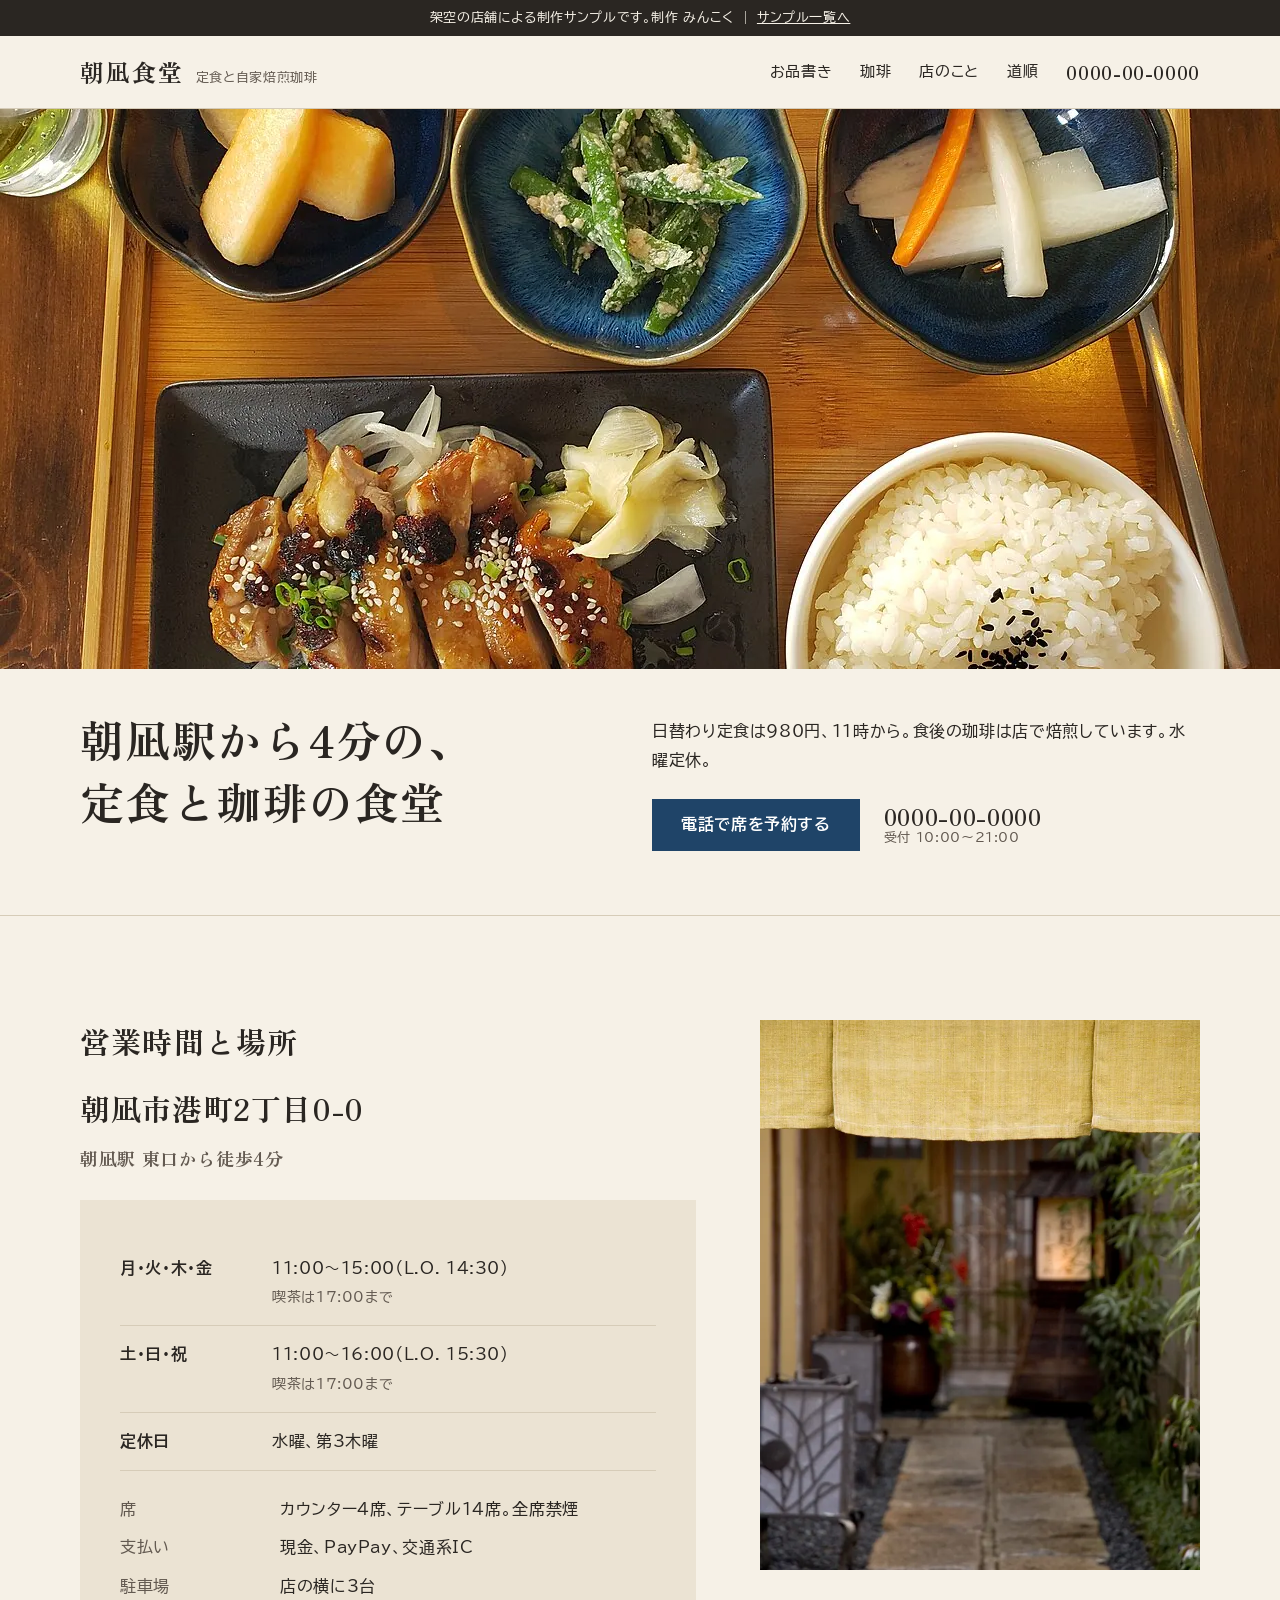
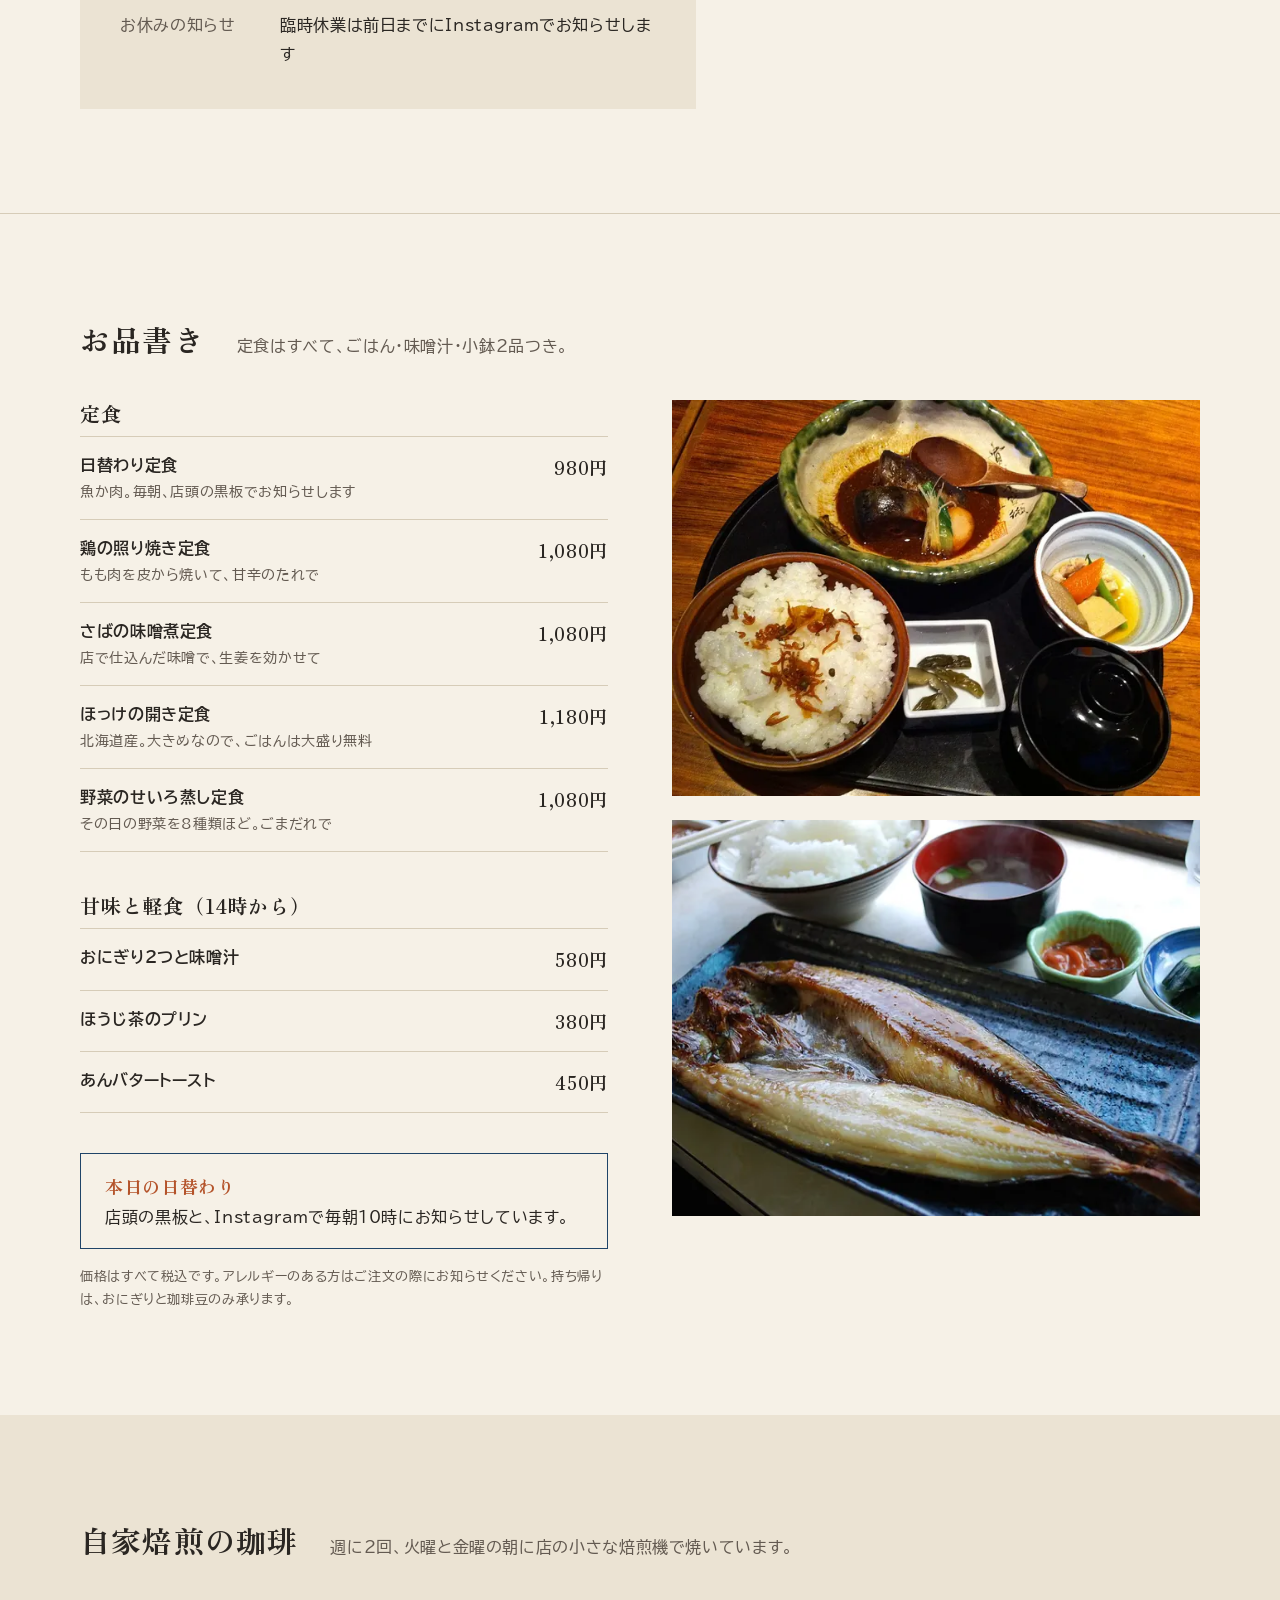
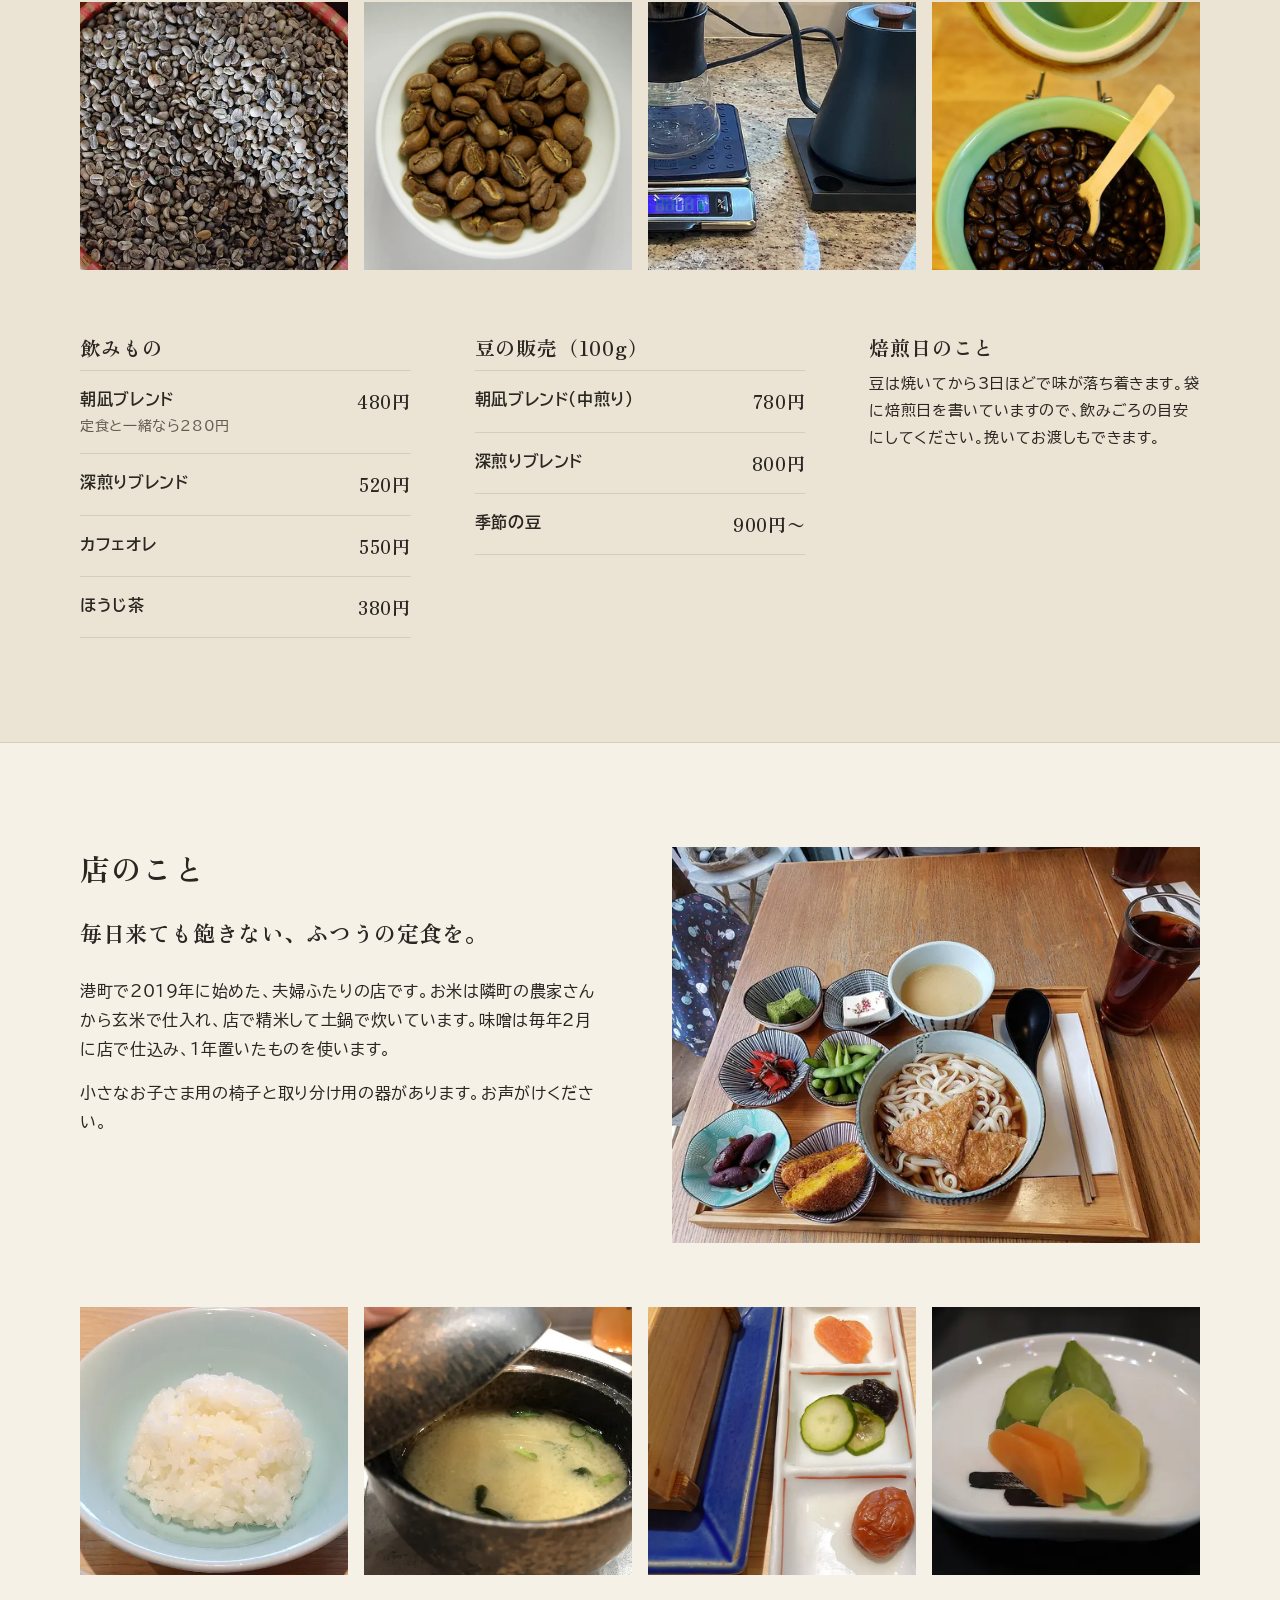
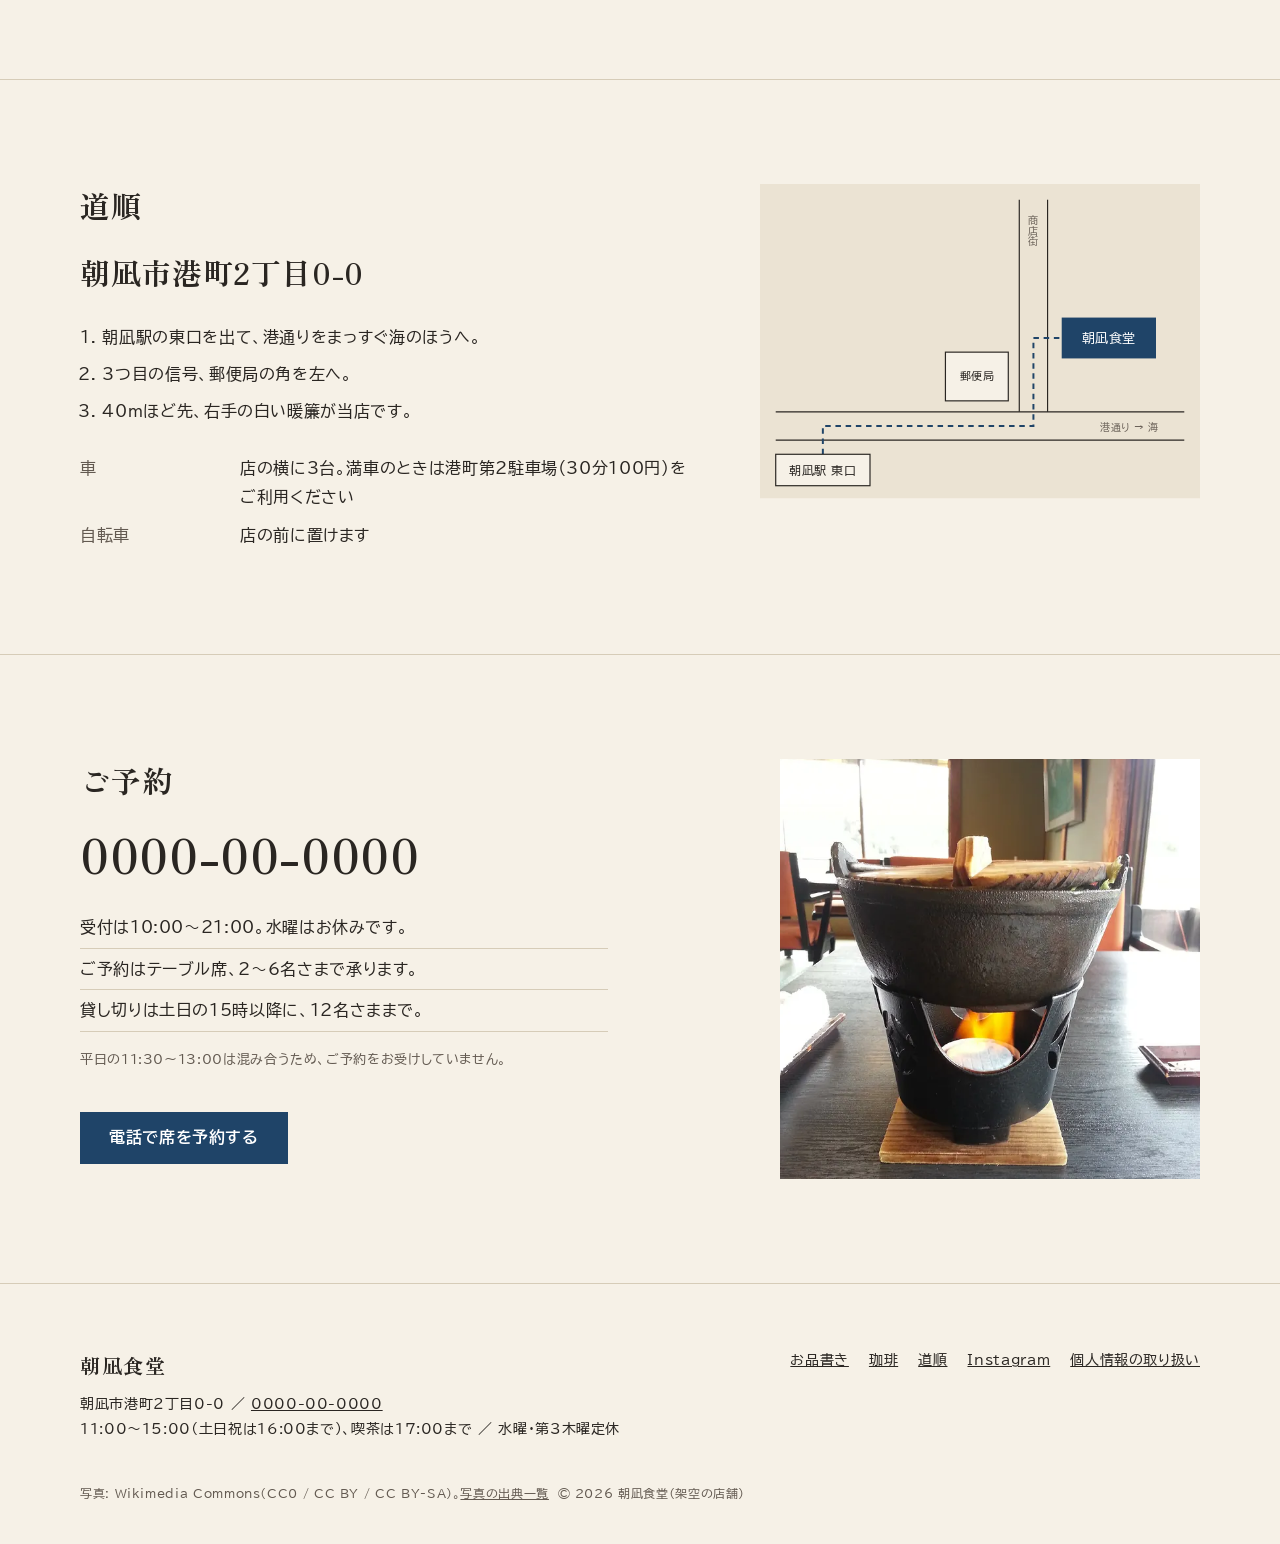
<file: shokudo/index.html>
<!doctype html>
<html lang="ja">
<head>
<meta charset="utf-8">
<meta name="viewport" content="width=device-width, initial-scale=1">
<title>朝凪食堂｜朝凪駅から4分、定食と自家焙煎珈琲の食堂（制作サンプル）</title>
<meta name="description" content="朝凪駅東口から徒歩4分。日替わり定食980円、11時から。食後の珈琲は店で焙煎しています。水曜定休。※架空の店舗による制作サンプルです。">
<meta name="robots" content="noindex">
<meta property="og:title" content="朝凪食堂（制作サンプル）">
<meta property="og:description" content="朝凪駅から4分、定食と自家焙煎珈琲の食堂。架空の店舗による制作サンプルです。">
<meta property="og:image" content="img/hero-1280.webp">
<link rel="icon" href="data:image/svg+xml,%3Csvg xmlns='http://www.w3.org/2000/svg' viewBox='0 0 64 64'%3E%3Crect width='64' height='64' fill='%231F4468'/%3E%3Ctext x='32' y='44' font-size='36' text-anchor='middle' fill='white' font-family='serif'%3E凪%3C/text%3E%3C/svg%3E">
<link rel="preconnect" href="https://fonts.googleapis.com">
<link rel="preconnect" href="https://fonts.gstatic.com" crossorigin>
<link href="https://fonts.googleapis.com/css2?family=BIZ+UDPGothic:wght@400;700&family=Zen+Old+Mincho:wght@500;700&display=swap" rel="stylesheet">
<link rel="stylesheet" href="css/style.css">
</head>
<body>
<a class="skip" href="#main">本文へ移動</a>
<div class="notice">架空の店舗による制作サンプルです。制作 みんこく ｜ <a href="../">サンプル一覧へ</a></div>

<header class="site-head">
  <div class="wrap head-in">
    <a class="brand" href="./"><span class="brand-name">朝凪食堂</span><span class="brand-sub">定食と自家焙煎珈琲</span></a>
    <button class="menu-btn" aria-expanded="false" aria-controls="gnav">メニュー</button>
    <nav id="gnav" class="gnav" aria-label="ページ内">
      <a href="#menu">お品書き</a><a href="#coffee">珈琲</a><a href="#about">店のこと</a><a href="#access">道順</a>
      <a class="head-tel" href="tel:0000000000">0000-00-0000</a>
    </nav>
  </div>
</header>

<main id="main">
  <section class="hero">
    <picture>
      <img src="img/hero-1280.webp" srcset="img/hero-640.webp 640w, img/hero-1280.webp 1280w" sizes="100vw" width="1280" height="960" alt="木の盆にのった鶏の照り焼き定食。ごはん、小鉢3つ、生姜の甘酢漬け" fetchpriority="high" class="hero-img">
    </picture>
    <div class="wrap hero-text">
      <h1><span>朝凪駅から4分の、</span><span>定食と珈琲の食堂</span></h1>
      <div class="hero-side">
        <p>日替わり定食は980円、11時から。食後の珈琲は店で焙煎しています。水曜定休。</p>
        <div class="actions" id="hero-actions">
          <a class="btn" href="tel:0000000000">電話で席を予約する</a>
          <span class="tel-text">0000-00-0000<small>受付 10:00〜21:00</small></span>
        </div>
      </div>
    </div>
  </section>

  <section class="sec" id="hours" aria-labelledby="h-hours">
    <div class="wrap">
      <div class="split-57">
        <div>
          <h2 id="h-hours">営業時間と場所</h2>
          <p class="big-address">朝凪市港町2丁目0-0<br><span>朝凪駅 東口から徒歩4分</span></p>
          <div class="panel">
            <table class="hours">
              <caption class="vh">曜日ごとの営業時間</caption>
              <tbody>
                <tr><th scope="row">月・火・木・金</th><td>11:00〜15:00（L.O. 14:30）<br><small>喫茶は17:00まで</small></td></tr>
                <tr><th scope="row">土・日・祝</th><td>11:00〜16:00（L.O. 15:30）<br><small>喫茶は17:00まで</small></td></tr>
                <tr><th scope="row">定休日</th><td>水曜、第3木曜</td></tr>
              </tbody>
            </table>
            <dl class="facts">
              <div><dt>席</dt><dd>カウンター4席、テーブル14席。全席禁煙</dd></div>
              <div><dt>支払い</dt><dd>現金、PayPay、交通系IC</dd></div>
              <div><dt>駐車場</dt><dd>店の横に3台</dd></div>
              <div><dt>お休みの知らせ</dt><dd>臨時休業は前日までにInstagramでお知らせします</dd></div>
            </dl>
          </div>
        </div>
        <figure class="ph ph-45 hours-photo">
          <img src="img/entrance-640.webp" srcset="img/entrance-640.webp 640w, img/entrance-1280.webp 1280w" sizes="(max-width: 640px) 100vw, 40vw" width="1280" height="1920" alt="暖簾をくぐった先の、石畳の細い通路と行灯" loading="lazy">
        </figure>
      </div>
    </div>
  </section>

  <section class="sec" id="menu" aria-labelledby="h-menu">
    <div class="wrap">
      <div class="sec-head">
        <h2 id="h-menu">お品書き</h2>
        <p>定食はすべて、ごはん・味噌汁・小鉢2品つき。</p>
      </div>
      <div class="split-66">
        <div>
          <h3 class="group">定食</h3>
          <ul class="price-list">
            <li><span class="item">日替わり定食<small>魚か肉。毎朝、店頭の黒板でお知らせします</small></span><span class="price">980円</span></li>
            <li><span class="item">鶏の照り焼き定食<small>もも肉を皮から焼いて、甘辛のたれで</small></span><span class="price">1,080円</span></li>
            <li><span class="item">さばの味噌煮定食<small>店で仕込んだ味噌で、生姜を効かせて</small></span><span class="price">1,080円</span></li>
            <li><span class="item">ほっけの開き定食<small>北海道産。大きめなので、ごはんは大盛り無料</small></span><span class="price">1,180円</span></li>
            <li><span class="item">野菜のせいろ蒸し定食<small>その日の野菜を8種類ほど。ごまだれで</small></span><span class="price">1,080円</span></li>
          </ul>
          <h3 class="group">甘味と軽食（14時から）</h3>
          <ul class="price-list">
            <li><span class="item">おにぎり2つと味噌汁</span><span class="price">580円</span></li>
            <li><span class="item">ほうじ茶のプリン</span><span class="price">380円</span></li>
            <li><span class="item">あんバタートースト</span><span class="price">450円</span></li>
          </ul>
          <p class="daily"><b>本日の日替わり</b>店頭の黒板と、Instagramで毎朝10時にお知らせしています。</p>
          <p class="note">価格はすべて税込です。アレルギーのある方はご注文の際にお知らせください。持ち帰りは、おにぎりと珈琲豆のみ承ります。</p>
        </div>
        <div class="menu-photos">
          <figure class="ph ph-43"><img src="img/saba-640.webp" srcset="img/saba-640.webp 640w, img/saba-1280.webp 1280w" sizes="(max-width: 640px) 100vw, 45vw" width="1280" height="956" alt="さばの味噌煮、ごはん、漬物、小鉢、汁椀がのった黒い盆" loading="lazy"></figure>
          <figure class="ph ph-43"><img src="img/hokke-640.webp" srcset="img/hokke-640.webp 640w, img/hokke-1280.webp 1280w" sizes="(max-width: 640px) 100vw, 45vw" width="1280" height="857" alt="長皿にのったほっけの開き。奥にごはんと味噌汁" loading="lazy"></figure>
        </div>
      </div>
    </div>
  </section>

  <section class="sec surface" id="coffee" aria-labelledby="h-coffee">
    <div class="wrap">
      <div class="sec-head">
        <h2 id="h-coffee">自家焙煎の珈琲</h2>
        <p>週に2回、火曜と金曜の朝に店の小さな焙煎機で焼いています。</p>
      </div>
      <div class="row4">
        <figure class="ph ph-11"><img src="img/greenbeans-640.webp" width="640" height="426" alt="竹かごに入った焙煎前の生豆" loading="lazy"></figure>
        <figure class="ph ph-11"><img src="img/beans-640.webp" width="640" height="640" alt="白い器に入った焙煎したての豆" loading="lazy"></figure>
        <figure class="ph ph-11"><img src="img/drip-640.webp" width="640" height="376" alt="ドリッパーと細口のケトルで珈琲を淹れる道具" loading="lazy"></figure>
        <figure class="ph ph-11"><img src="img/beans-jar-640.webp" width="640" height="962" alt="緑の陶器の容器に入った深煎りの豆と木のさじ" loading="lazy"></figure>
      </div>
      <div class="cols3">
        <div>
          <h3 class="group">飲みもの</h3>
          <ul class="price-list">
            <li><span class="item">朝凪ブレンド<small>定食と一緒なら280円</small></span><span class="price">480円</span></li>
            <li><span class="item">深煎りブレンド</span><span class="price">520円</span></li>
            <li><span class="item">カフェオレ</span><span class="price">550円</span></li>
            <li><span class="item">ほうじ茶</span><span class="price">380円</span></li>
          </ul>
        </div>
        <div>
          <h3 class="group">豆の販売（100g）</h3>
          <ul class="price-list">
            <li><span class="item">朝凪ブレンド（中煎り）</span><span class="price">780円</span></li>
            <li><span class="item">深煎りブレンド</span><span class="price">800円</span></li>
            <li><span class="item">季節の豆</span><span class="price">900円〜</span></li>
          </ul>
        </div>
        <div>
          <h3 class="group">焙煎日のこと</h3>
          <p>豆は焼いてから3日ほどで味が落ち着きます。袋に焙煎日を書いていますので、飲みごろの目安にしてください。挽いてお渡しもできます。</p>
        </div>
      </div>
    </div>
  </section>

  <section class="sec" id="about" aria-labelledby="h-about">
    <div class="wrap">
      <div class="split-66 about">
        <div>
          <h2 id="h-about">店のこと</h2>
          <p class="lead">毎日来ても飽きない、ふつうの定食を。</p>
          <p>港町で2019年に始めた、夫婦ふたりの店です。お米は隣町の農家さんから玄米で仕入れ、店で精米して土鍋で炊いています。味噌は毎年2月に店で仕込み、1年置いたものを使います。</p>
          <p>小さなお子さま用の椅子と取り分け用の器があります。お声がけください。</p>
        </div>
        <figure class="ph ph-43"><img src="img/table-640.webp" srcset="img/table-640.webp 640w, img/table-1280.webp 1280w" sizes="(max-width: 640px) 100vw, 45vw" width="1280" height="960" alt="木のテーブルに置かれた、うどんと小鉢7品の盆" loading="lazy"></figure>
      </div>
      <div class="row4 details">
        <figure class="ph ph-11"><img src="img/rice-640.webp" width="640" height="480" alt="水色の茶碗に盛った炊きたてのごはん" loading="lazy"></figure>
        <figure class="ph ph-11"><img src="img/miso-640.webp" width="640" height="480" alt="ふたを少し開けた黒い椀の味噌汁" loading="lazy"></figure>
        <figure class="ph ph-11"><img src="img/pickles-640.webp" width="640" height="808" alt="細長い皿に並んだ明太子、きゅうりの漬物、梅干し" loading="lazy"></figure>
        <figure class="ph ph-11"><img src="img/tsukemono-640.webp" width="640" height="416" alt="白い小皿の漬物" loading="lazy"></figure>
      </div>
    </div>
  </section>

  <section class="sec" id="access" aria-labelledby="h-access">
    <div class="wrap">
      <div class="split-57 access">
        <div>
          <h2 id="h-access">道順</h2>
          <p class="big-address">朝凪市港町2丁目0-0</p>
          <ol class="route">
            <li>朝凪駅の東口を出て、港通りをまっすぐ海のほうへ。</li>
            <li>3つ目の信号、郵便局の角を左へ。</li>
            <li>40mほど先、右手の白い暖簾が当店です。</li>
          </ol>
          <dl class="facts">
            <div><dt>車</dt><dd>店の横に3台。満車のときは港町第2駐車場（30分100円）をご利用ください</dd></div>
            <div><dt>自転車</dt><dd>店の前に置けます</dd></div>
          </dl>
        </div>
        <figure class="map" role="img" aria-label="略図。朝凪駅東口から港通りを進み、郵便局の角を左に曲がった先に朝凪食堂がある">
          <svg viewBox="0 0 560 400" aria-hidden="true">
            <rect width="560" height="400" fill="#EBE3D3"/>
            <g stroke="#2A2622" stroke-width="1.5" fill="none">
              <path d="M20 290 H540"/><path d="M20 326 H540"/>
              <path d="M330 290 V20"/><path d="M366 290 V20"/>
            </g>
            <text x="470" y="314" font-size="13" text-anchor="middle" fill="#6B6259">港通り → 海</text>
            <path d="M80 344 V308 H348 V196 H384" fill="none" stroke="#1F4468" stroke-width="2.5" stroke-dasharray="7 6"/>
            <rect x="20" y="344" width="120" height="40" fill="#F6F1E7" stroke="#2A2622" stroke-width="1.5"/>
            <text x="80" y="370" font-size="15" text-anchor="middle" fill="#2A2622">朝凪駅 東口</text>
            <rect x="236" y="214" width="80" height="62" fill="#F6F1E7" stroke="#2A2622" stroke-width="1.5"/>
            <text x="276" y="250" font-size="14" text-anchor="middle" fill="#2A2622">郵便局</text>
            <rect x="384" y="170" width="120" height="52" fill="#1F4468"/>
            <text x="444" y="202" font-size="16" text-anchor="middle" fill="#fff">朝凪食堂</text>
            <text x="348" y="60" font-size="13" text-anchor="middle" fill="#6B6259" writing-mode="tb">商店街</text>
          </svg>
        </figure>
      </div>
    </div>
  </section>

  <section class="sec reserve" id="reserve" aria-labelledby="h-reserve">
    <div class="wrap split-66">
      <div>
        <h2 id="h-reserve">ご予約</h2>
        <a class="tel-big" href="tel:0000000000">0000-00-0000</a>
        <ul class="plain">
          <li>受付は10:00〜21:00。水曜はお休みです。</li>
          <li>ご予約はテーブル席、2〜6名さまで承ります。</li>
          <li>貸し切りは土日の15時以降に、12名さままで。</li>
        </ul>
        <p class="note">平日の11:30〜13:00は混み合うため、ご予約をお受けしていません。</p>
        <a class="btn" href="tel:0000000000">電話で席を予約する</a>
      </div>
      <figure class="ph ph-11"><img src="img/nabe-640.webp" srcset="img/nabe-640.webp 640w, img/nabe-1280.webp 1280w" sizes="(max-width: 640px) 100vw, 40vw" width="1280" height="1707" alt="木の卓の上で固形燃料にかけた小さな鉄鍋" loading="lazy"></figure>
    </div>
  </section>
</main>

<footer class="site-foot">
  <div class="wrap foot-in">
    <div>
      <p class="brand-name">朝凪食堂</p>
      <p>朝凪市港町2丁目0-0 ／ <a href="tel:0000000000">0000-00-0000</a><br>11:00〜15:00（土日祝は16:00まで）、喫茶は17:00まで ／ 水曜・第3木曜定休</p>
    </div>
    <nav aria-label="フッター">
      <a href="#menu">お品書き</a><a href="#coffee">珈琲</a><a href="#access">道順</a><a href="#">Instagram</a><a href="privacy.html">個人情報の取り扱い</a>
    </nav>
  </div>
  <div class="wrap credit">写真: Wikimedia Commons（CC0 / CC BY / CC BY-SA）。<a href="credits.html">写真の出典一覧</a>　© 2026 朝凪食堂（架空の店舗）</div>
</footer>

<div class="bottom-bar" id="bottom-bar" hidden>
  <a class="btn" href="tel:0000000000">電話で予約</a>
  <a class="btn ghost" href="#access">道順</a>
</div>
<script src="js/site.js"></script>
</body>
</html>
</file>
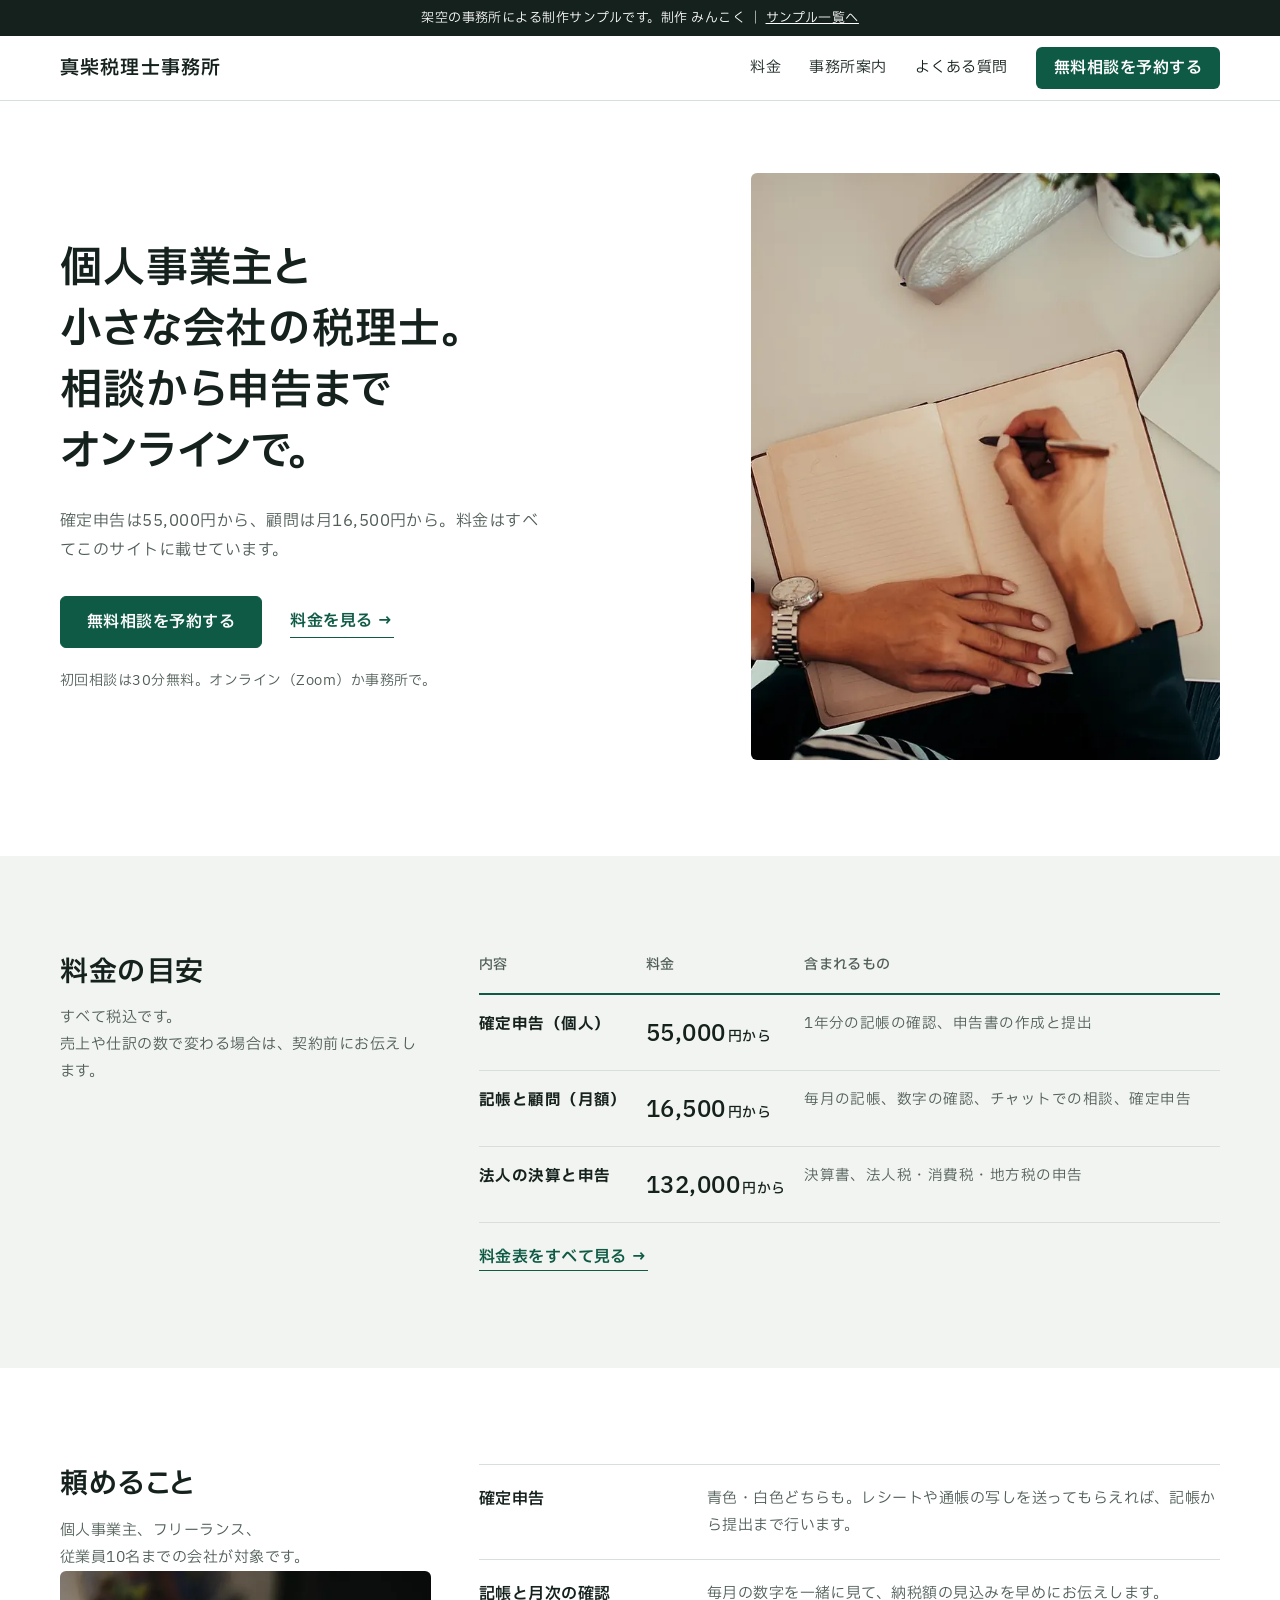
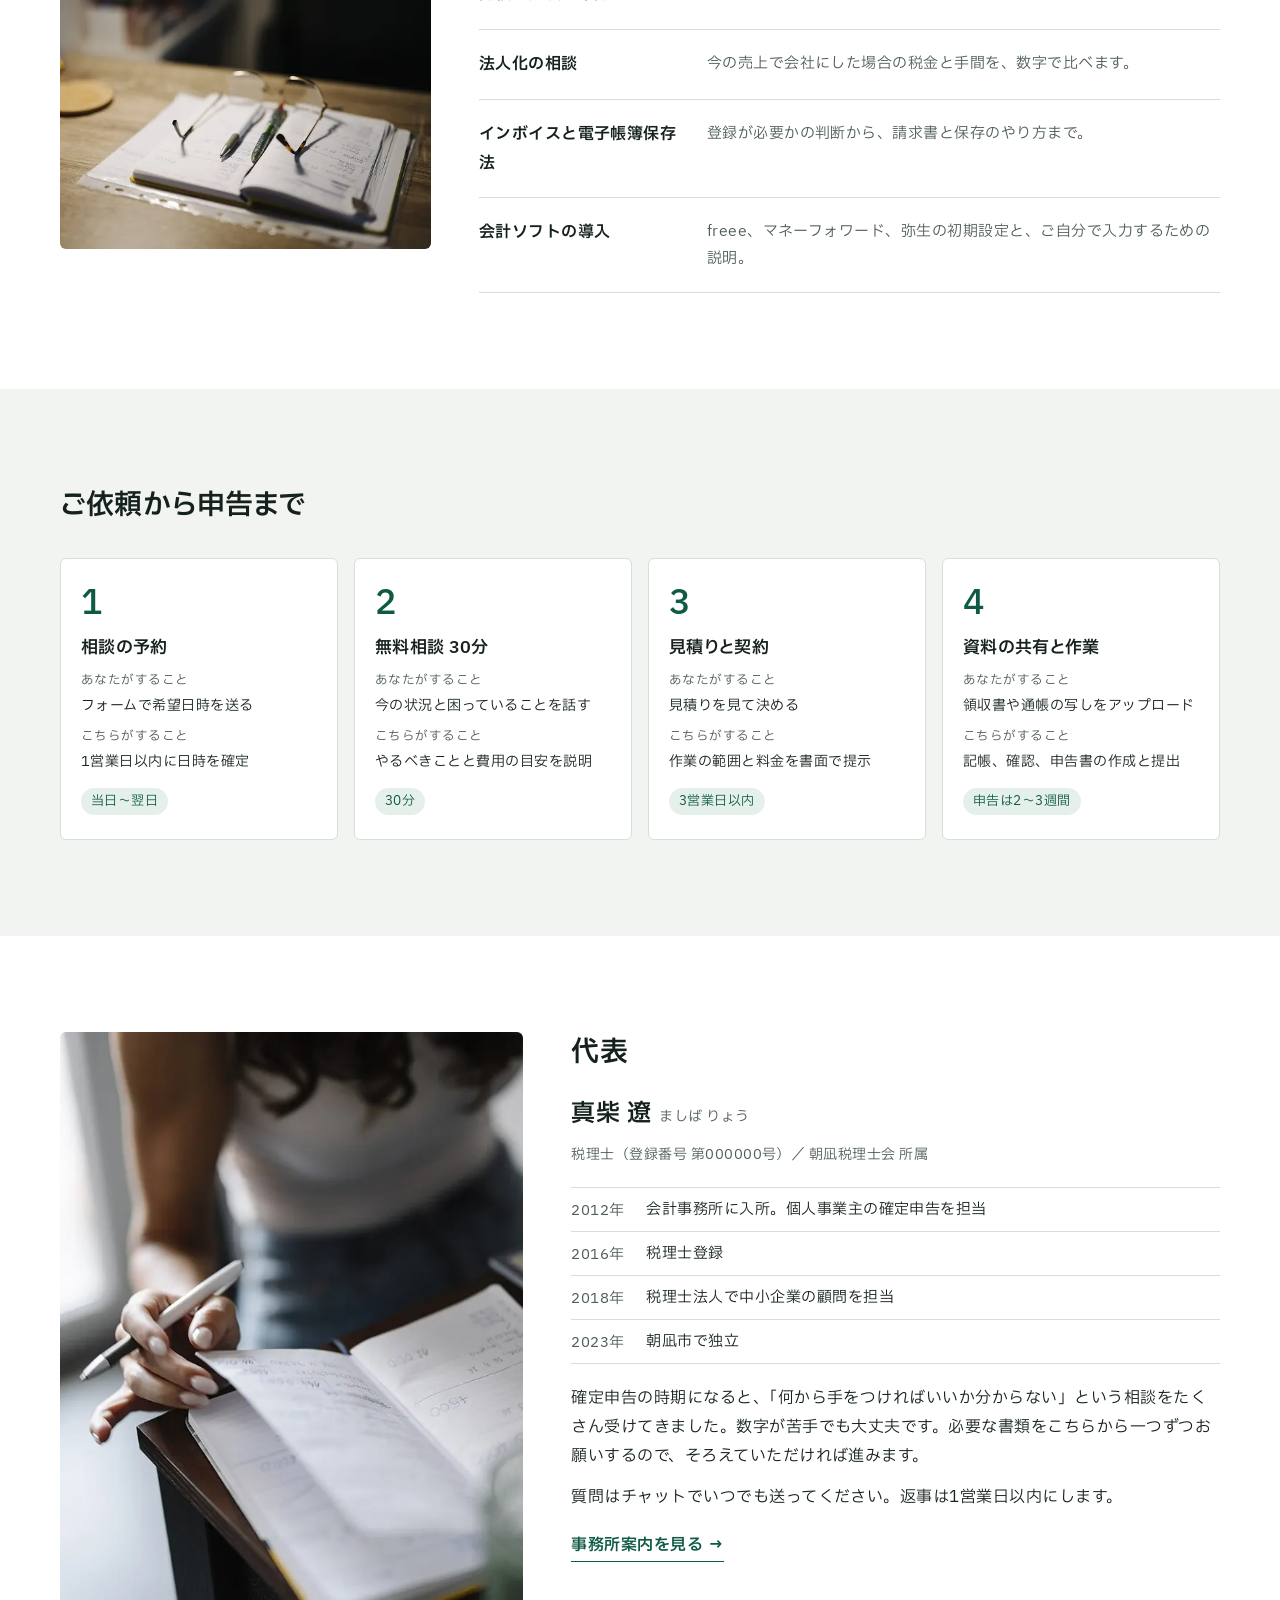
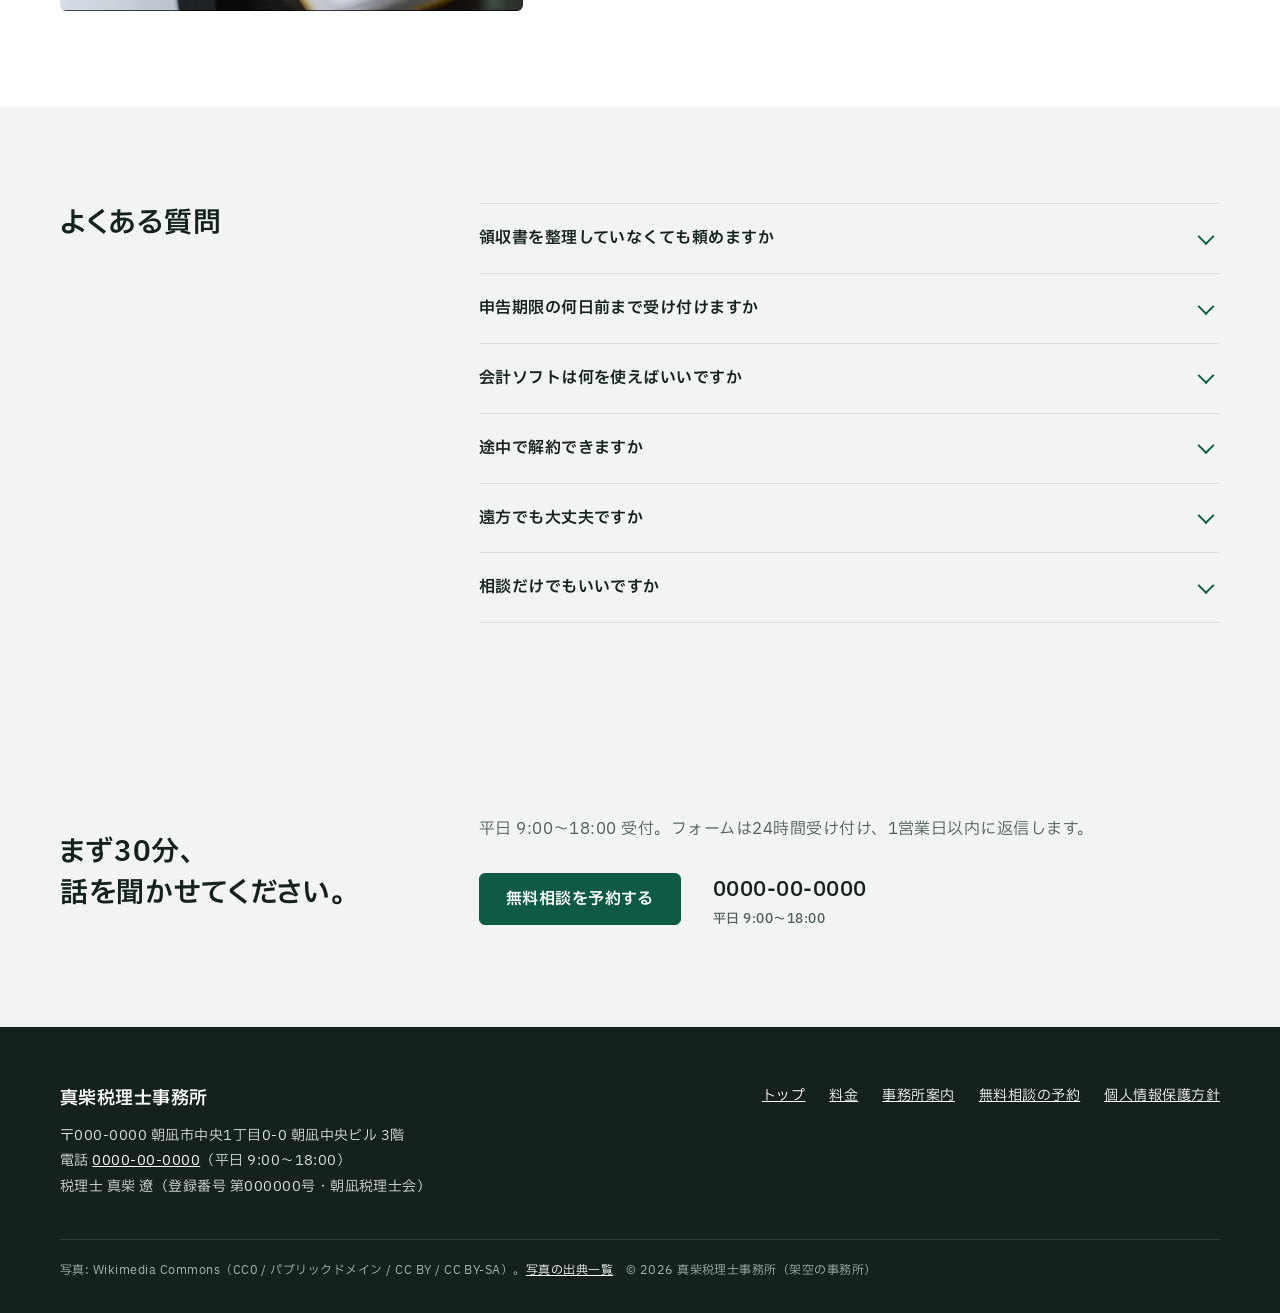
<file: zeirishi/index.html>
<!doctype html>
<html lang="ja">
<head>
<meta charset="utf-8">
<meta name="viewport" content="width=device-width, initial-scale=1">
<title>真柴税理士事務所｜個人事業主と小さな会社の税理士（朝凪市・オンライン対応）（制作サンプル）</title>
<meta name="description" content="確定申告は55,000円から、顧問は月16,500円から。個人事業主と従業員10名までの会社の税理士です。初回相談30分無料、全国オンライン対応。※架空の事務所による制作サンプルです。">
<meta name="robots" content="noindex">
<meta property="og:title" content="真柴税理士事務所｜個人事業主と小さな会社の税理士（朝凪市・オンライン対応）（制作サンプル）">
<meta property="og:image" content="img/hero-1280.webp">
<link rel="icon" href="data:image/svg+xml,%3Csvg xmlns='http://www.w3.org/2000/svg' viewBox='0 0 64 64'%3E%3Crect width='64' height='64' rx='10' fill='%230E5A45'/%3E%3Ctext x='32' y='44' font-size='34' text-anchor='middle' fill='white'%3E真%3C/text%3E%3C/svg%3E">
<link rel="preconnect" href="https://fonts.googleapis.com">
<link rel="preconnect" href="https://fonts.gstatic.com" crossorigin>
<link href="https://fonts.googleapis.com/css2?family=IBM+Plex+Sans+JP:wght@400;500;600&family=IBM+Plex+Sans:wght@500&display=swap" rel="stylesheet">
<link rel="stylesheet" href="css/style.css">
</head>
<body>
<a class="skip" href="#main">本文へ移動</a>
<div class="notice">架空の事務所による制作サンプルです。制作 みんこく ｜ <a href="../">サンプル一覧へ</a></div>
<header class="site-head">
  <div class="wrap head-in">
    <a class="brand" href="./">真柴税理士事務所</a>
    <button class="menu-btn" aria-expanded="false" aria-controls="gnav">メニュー</button>
    <nav id="gnav" class="gnav" aria-label="サイト内">
      <a href="price.html">料金</a><a href="office.html">事務所案内</a><a href="./#faq">よくある質問</a>
      <a class="btn" href="contact.html">無料相談を予約する</a>
    </nav>
  </div>
</header>
<main id="main">
<section class="hero">
  <div class="wrap hero-in">
    <div class="hero-copy">
      <h1><span>個人事業主と</span><span>小さな会社の税理士。</span><span>相談から申告まで</span><span>オンラインで。</span></h1>
      <p class="lead">確定申告は55,000円から、顧問は月16,500円から。料金はすべてこのサイトに載せています。</p>
      <div class="actions">
        <a class="btn" href="contact.html">無料相談を予約する</a>
        <a class="text-link" href="price.html">料金を見る</a>
      </div>
      <p class="sub">初回相談は30分無料。オンライン（Zoom）か事務所で。</p>
    </div>
    <figure class="hero-photo">
      <img src="img/hero-640.webp" srcset="img/hero-640.webp 640w, img/hero-1280.webp 683w" sizes="(max-width:640px) 100vw, 40vw" width="683" height="854" alt="ノートパソコンの横で、開いたノートに書き込む手元" fetchpriority="high">
    </figure>
  </div>
</section>

<section class="sec alt" id="price" aria-labelledby="h-price">
  <div class="wrap grid48">
    <div class="head"><h2 id="h-price">料金の目安</h2><p>すべて税込です。<br>売上や仕訳の数で変わる場合は、契約前にお伝えします。</p></div>
    <div>
      <table class="ptable">
        <caption class="vh">主な料金</caption>
        <thead><tr><th scope="col">内容</th><th scope="col">料金</th><th scope="col">含まれるもの</th></tr></thead>
        <tbody>
          <tr><th scope="row">確定申告（個人）</th><td class="yen">55,000<small>円から</small></td><td class="inc">1年分の記帳の確認、申告書の作成と提出</td></tr>
          <tr><th scope="row">記帳と顧問（月額）</th><td class="yen">16,500<small>円から</small></td><td class="inc">毎月の記帳、数字の確認、チャットでの相談、確定申告</td></tr>
          <tr><th scope="row">法人の決算と申告</th><td class="yen">132,000<small>円から</small></td><td class="inc">決算書、法人税・消費税・地方税の申告</td></tr>
        </tbody>
      </table>
      <p class="after-table"><a class="text-link" href="price.html">料金表をすべて見る</a></p>
    </div>
  </div>
</section>

<section class="sec" id="service" aria-labelledby="h-service">
  <div class="wrap grid48">
    <div class="head"><h2 id="h-service">頼めること</h2><p>個人事業主、フリーランス、<br>従業員10名までの会社が対象です。</p>
      <figure class="ph ph-43 svc-photo"><img src="img/notebook-640.webp" width="640" height="426" alt="手帳の上に置いた眼鏡とペン" loading="lazy"></figure></div>
    <div>
      <ul class="svc">
        <li><b>確定申告</b><span>青色・白色どちらも。レシートや通帳の写しを送ってもらえれば、記帳から提出まで行います。</span></li>
        <li><b>記帳と月次の確認</b><span>毎月の数字を一緒に見て、納税額の見込みを早めにお伝えします。</span></li>
        <li><b>法人化の相談</b><span>今の売上で会社にした場合の税金と手間を、数字で比べます。</span></li>
        <li><b>インボイスと電子帳簿保存法</b><span>登録が必要かの判断から、請求書と保存のやり方まで。</span></li>
        <li><b>会計ソフトの導入</b><span>freee、マネーフォワード、弥生の初期設定と、ご自分で入力するための説明。</span></li>
      </ul>
    </div>
  </div>
</section>

<section class="sec alt" id="flow" aria-labelledby="h-flow">
  <div class="wrap">
    <div class="head" style="margin-bottom:32px"><h2 id="h-flow">ご依頼から申告まで</h2></div>
    <ol class="steps">
      <li><span class="n">1</span><h3>相談の予約</h3><dl><dt>あなたがすること</dt><dd>フォームで希望日時を送る</dd><dt>こちらがすること</dt><dd>1営業日以内に日時を確定</dd></dl><span class="days">当日〜翌日</span></li>
      <li><span class="n">2</span><h3>無料相談 30分</h3><dl><dt>あなたがすること</dt><dd>今の状況と困っていることを話す</dd><dt>こちらがすること</dt><dd>やるべきことと費用の目安を説明</dd></dl><span class="days">30分</span></li>
      <li><span class="n">3</span><h3>見積りと契約</h3><dl><dt>あなたがすること</dt><dd>見積りを見て決める</dd><dt>こちらがすること</dt><dd>作業の範囲と料金を書面で提示</dd></dl><span class="days">3営業日以内</span></li>
      <li><span class="n">4</span><h3>資料の共有と作業</h3><dl><dt>あなたがすること</dt><dd>領収書や通帳の写しをアップロード</dd><dt>こちらがすること</dt><dd>記帳、確認、申告書の作成と提出</dd></dl><span class="days">申告は2〜3週間</span></li>
    </ol>
  </div>
</section>

<section class="sec" id="profile" aria-labelledby="h-profile">
  <div class="wrap profile">
    <figure class="ph ph-45"><img src="img/writing-640.webp" srcset="img/writing-640.webp 640w, img/writing-1280.webp 683w" sizes="(max-width:640px) 100vw, 35vw" width="683" height="854" alt="窓際の机で、ペンを持ってノートを確かめる手元" loading="lazy"></figure>
    <div>
      <h2 id="h-profile" style="font-size:28px;margin-bottom:20px">代表</h2>
      <p class="name">真柴 遼<span class="kana">ましば りょう</span></p>
      <p class="meta">税理士（登録番号 第000000号）／ 朝凪税理士会 所属</p>
      <ol class="history">
        <li><time>2012年</time>会計事務所に入所。個人事業主の確定申告を担当</li>
        <li><time>2016年</time>税理士登録</li>
        <li><time>2018年</time>税理士法人で中小企業の顧問を担当</li>
        <li><time>2023年</time>朝凪市で独立</li>
      </ol>
      <p>確定申告の時期になると、「何から手をつければいいか分からない」という相談をたくさん受けてきました。数字が苦手でも大丈夫です。必要な書類をこちらから一つずつお願いするので、そろえていただければ進みます。</p>
      <p>質問はチャットでいつでも送ってください。返事は1営業日以内にします。</p>
      <a class="text-link" href="office.html">事務所案内を見る</a>
    </div>
  </div>
</section>

<section class="sec alt" id="faq" aria-labelledby="h-faq">
  <div class="wrap grid48">
    <div class="head"><h2 id="h-faq">よくある質問</h2></div>
    <div class="faq">
      <details><summary>領収書を整理していなくても頼めますか</summary><p>頼めます。袋や箱にまとめたままで構いません。スマホで撮って送るか、事務所に郵送してください。整理と入力はこちらで行います（量が多い場合は見積りに含めます）。</p></details>
      <details><summary>申告期限の何日前まで受け付けますか</summary><p>確定申告は3月1日までにご相談いただければ、期限の3月15日に間に合わせます。それ以降は資料の量しだいですので、まずご連絡ください。</p></details>
      <details><summary>会計ソフトは何を使えばいいですか</summary><p>freee、マネーフォワード、弥生のどれでも対応します。まだ使っていない方には、取引の数と使い方に合わせておすすめを1つお伝えします。</p></details>
      <details><summary>途中で解約できますか</summary><p>できます。顧問契約は1か月前にお知らせいただければ、いつでも終えられます。解約の費用はかかりません。</p></details>
      <details><summary>遠方でも大丈夫ですか</summary><p>大丈夫です。相談はZoom、資料のやり取りはクラウドで行うので、全国どこからでもご依頼いただけます。</p></details>
      <details><summary>相談だけでもいいですか</summary><p>はい。初回30分は無料です。2回目以降の単発の相談は30分5,500円です。相談のあとに依頼するかどうかは、ゆっくり決めてください。</p></details>
    </div>
  </div>
</section>

<section class="closing" aria-labelledby="h-close">
  <div class="wrap closing-in">
    <h2 id="h-close"><span>まず30分、</span><span>話を聞かせてください。</span></h2>
    <div>
      <p>平日 9:00〜18:00 受付。フォームは24時間受け付け、1営業日以内に返信します。</p>
      <div class="row">
        <a class="btn" href="contact.html">無料相談を予約する</a>
        <a class="tel" href="tel:0000000000">0000-00-0000<small>平日 9:00〜18:00</small></a>
      </div>
    </div>
  </div>
</section>

</main>
<footer class="site-foot">
  <div class="wrap">
    <div class="foot-in">
      <div>
        <p class="foot-name">真柴税理士事務所</p>
        <p>〒000-0000 朝凪市中央1丁目0-0 朝凪中央ビル 3階<br>電話 <a href="tel:0000000000">0000-00-0000</a>（平日 9:00〜18:00）<br>税理士 真柴 遼（登録番号 第000000号・朝凪税理士会）</p>
      </div>
      <nav class="foot-nav" aria-label="フッター"><a href="./">トップ</a><a href="price.html">料金</a><a href="office.html">事務所案内</a><a href="contact.html">無料相談の予約</a><a href="privacy.html">個人情報保護方針</a></nav>
    </div>
    <p class="credit">写真: Wikimedia Commons（CC0 / パブリックドメイン / CC BY / CC BY-SA）。<a href="credits.html">写真の出典一覧</a>　© 2026 真柴税理士事務所（架空の事務所）</p>
  </div>
</footer>
<script src="js/site.js"></script>
</body>
</html>
</file>
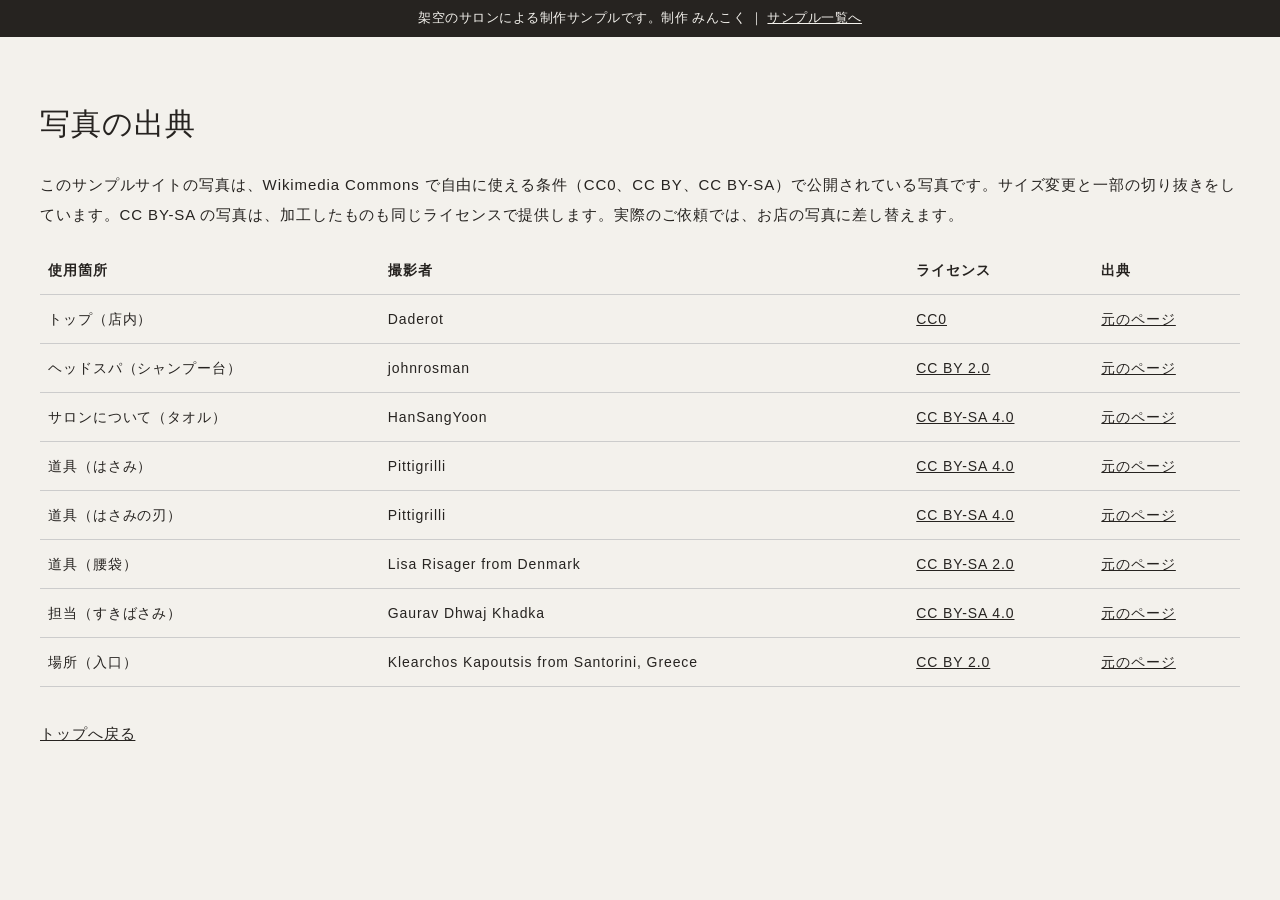
<file: salon/credits.html>
<!doctype html><html lang="ja"><head><meta charset="utf-8"><meta name="viewport" content="width=device-width, initial-scale=1"><meta name="robots" content="noindex"><title>写真の出典｜髪と頭皮のサロン 白磁（制作サンプル）</title><link rel="stylesheet" href="css/style.css">
<style>.doc{padding:64px 0}.doc h1{font-size:30px;margin-bottom:24px}.doc p{margin-bottom:16px}.tbl{width:100%;border-collapse:collapse;font-size:14px}.tbl th,.tbl td{text-align:left;padding:10px 8px;border-bottom:1px solid #ccc;vertical-align:top;word-break:break-all}.box{overflow-x:auto}</style></head><body>
<div class="notice">架空のサロンによる制作サンプルです。制作 みんこく ｜ <a href="../">サンプル一覧へ</a></div>
<main class="wrap doc"><h1>写真の出典</h1><p>このサンプルサイトの写真は、Wikimedia Commons で自由に使える条件（CC0、CC BY、CC BY-SA）で公開されている写真です。サイズ変更と一部の切り抜きをしています。CC BY-SA の写真は、加工したものも同じライセンスで提供します。実際のご依頼では、お店の写真に差し替えます。</p>
<div class="box"><table class="tbl"><thead><tr><th>使用箇所</th><th>撮影者</th><th>ライセンス</th><th>出典</th></tr></thead><tbody><tr><td>トップ（店内）</td><td>Daderot</td><td><a href="http://creativecommons.org/publicdomain/zero/1.0/deed.en">CC0</a></td><td><a href="https://commons.wikimedia.org/wiki/File:Hair_salon_-_Arlington,_MA.jpg">元のページ</a></td></tr><tr><td>ヘッドスパ（シャンプー台）</td><td>johnrosman</td><td><a href="https://creativecommons.org/licenses/by/2.0">CC BY 2.0</a></td><td><a href="https://commons.wikimedia.org/wiki/File:Inside_the_Hair_Salon_(5577833869).jpg">元のページ</a></td></tr><tr><td>サロンについて（タオル）</td><td>HanSangYoon</td><td><a href="https://creativecommons.org/licenses/by-sa/4.0">CC BY-SA 4.0</a></td><td><a href="https://commons.wikimedia.org/wiki/File:HSY-_Folded_Towels.jpg">元のページ</a></td></tr><tr><td>道具（はさみ）</td><td>Pittigrilli</td><td><a href="https://creativecommons.org/licenses/by-sa/4.0">CC BY-SA 4.0</a></td><td><a href="https://commons.wikimedia.org/wiki/File:Standard-type_haircutting_shears_for_hairdressers.jpg">元のページ</a></td></tr><tr><td>道具（はさみの刃）</td><td>Pittigrilli</td><td><a href="https://creativecommons.org/licenses/by-sa/4.0">CC BY-SA 4.0</a></td><td><a href="https://commons.wikimedia.org/wiki/File:Detail_of_Damascus_steel_hair-cutting_shears_from_Japanese_company_Mizutani.jpg">元のページ</a></td></tr><tr><td>道具（腰袋）</td><td>Lisa Risager from Denmark</td><td><a href="https://creativecommons.org/licenses/by-sa/2.0">CC BY-SA 2.0</a></td><td><a href="https://commons.wikimedia.org/wiki/File:Leather_belt_bag_with_various_tools_of_a_hairdresser_for_quick_access.jpg">元のページ</a></td></tr><tr><td>担当（すきばさみ）</td><td>Gaurav Dhwaj Khadka</td><td><a href="https://creativecommons.org/licenses/by-sa/4.0">CC BY-SA 4.0</a></td><td><a href="https://commons.wikimedia.org/wiki/File:Hair_texturizing_shears.jpg">元のページ</a></td></tr><tr><td>場所（入口）</td><td>Klearchos Kapoutsis from Santorini, Greece</td><td><a href="https://creativecommons.org/licenses/by/2.0">CC BY 2.0</a></td><td><a href="https://commons.wikimedia.org/wiki/File:Blue_Door_-_White_Wall_(3179426312).jpg">元のページ</a></td></tr></tbody></table></div>
<p style="margin-top:32px"><a href="./">トップへ戻る</a></p></main></body></html>
</file>
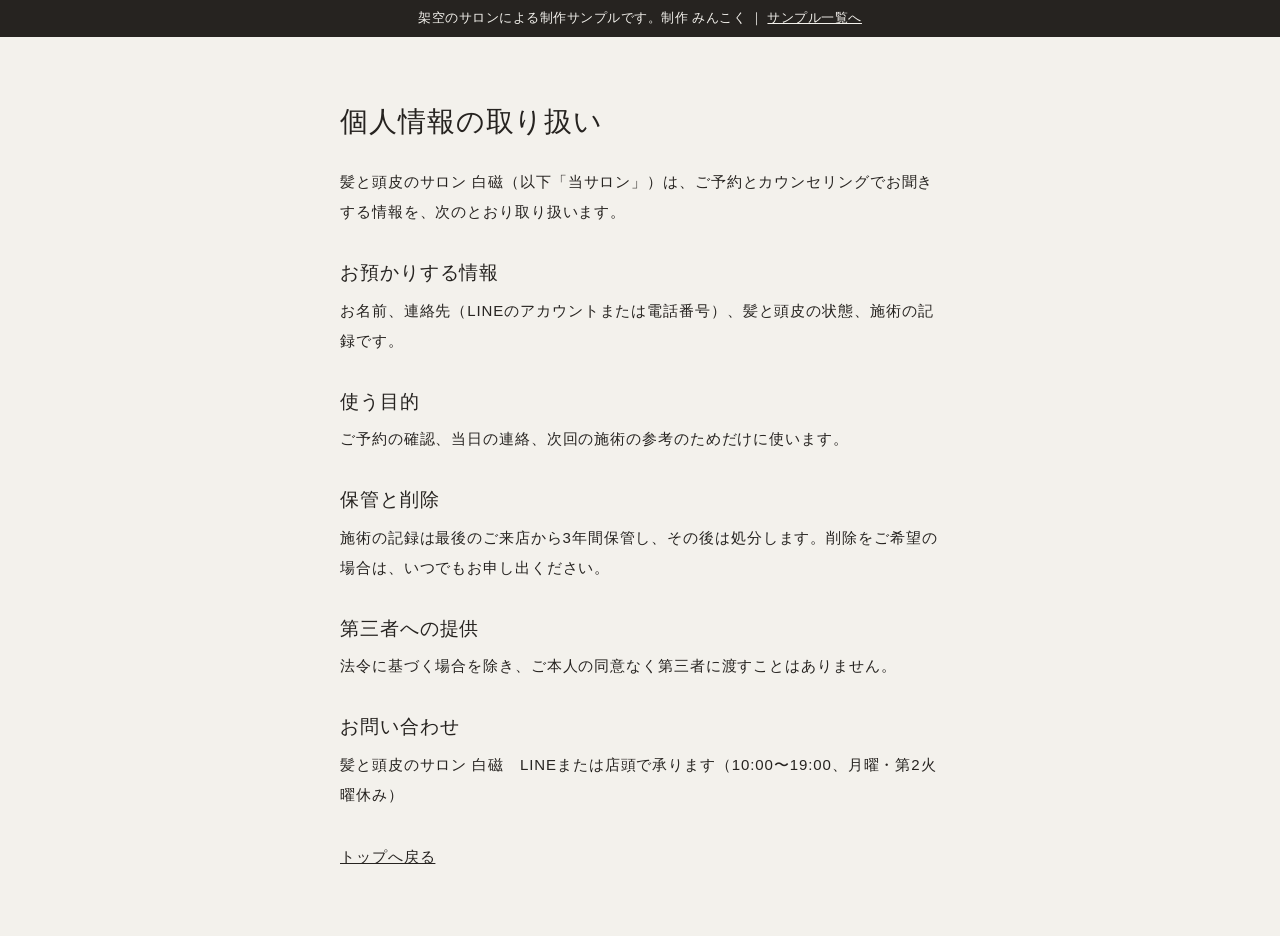
<file: salon/privacy.html>
<!doctype html>
<html lang="ja"><head><meta charset="utf-8"><meta name="viewport" content="width=device-width, initial-scale=1"><meta name="robots" content="noindex">
<title>個人情報の取り扱い｜髪と頭皮のサロン 白磁（制作サンプル）</title><link rel="stylesheet" href="css/style.css">
<style>.doc{padding:64px 0;max-width:40em}.doc h1{font-size:28px;margin-bottom:24px}.doc h2{font-size:19px;margin:32px 0 8px}</style></head>
<body>
<div class="notice">架空のサロンによる制作サンプルです。制作 みんこく ｜ <a href="../">サンプル一覧へ</a></div>
<main class="wrap doc">
<h1>個人情報の取り扱い</h1>
<p>髪と頭皮のサロン 白磁（以下「当サロン」）は、ご予約とカウンセリングでお聞きする情報を、次のとおり取り扱います。</p>
<h2>お預かりする情報</h2><p>お名前、連絡先（LINEのアカウントまたは電話番号）、髪と頭皮の状態、施術の記録です。</p>
<h2>使う目的</h2><p>ご予約の確認、当日の連絡、次回の施術の参考のためだけに使います。</p>
<h2>保管と削除</h2><p>施術の記録は最後のご来店から3年間保管し、その後は処分します。削除をご希望の場合は、いつでもお申し出ください。</p>
<h2>第三者への提供</h2><p>法令に基づく場合を除き、ご本人の同意なく第三者に渡すことはありません。</p>
<h2>お問い合わせ</h2><p>髪と頭皮のサロン 白磁　LINEまたは店頭で承ります（10:00〜19:00、月曜・第2火曜休み）</p>
<p style="margin-top:32px"><a href="./">トップへ戻る</a></p>
</main></body></html>
</file>
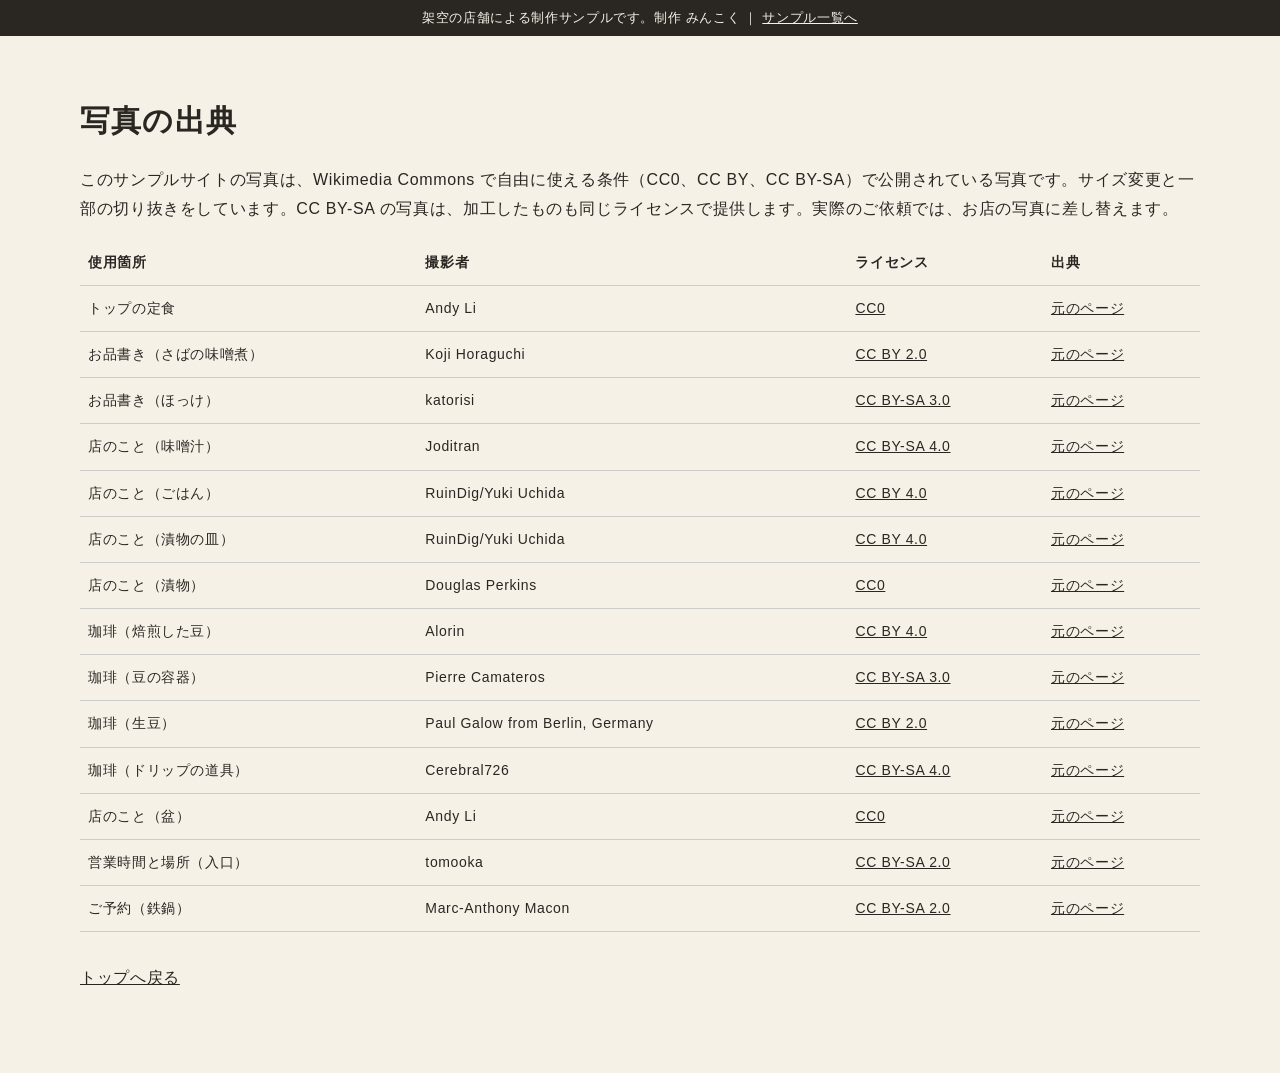
<file: shokudo/credits.html>
<!doctype html><html lang="ja"><head><meta charset="utf-8"><meta name="viewport" content="width=device-width, initial-scale=1"><meta name="robots" content="noindex"><title>写真の出典｜朝凪食堂（制作サンプル）</title><link rel="stylesheet" href="css/style.css">
<style>.doc{padding:64px 0}.doc h1{font-size:30px;margin-bottom:24px}.doc p{margin-bottom:16px}.tbl{width:100%;border-collapse:collapse;font-size:14px}.tbl th,.tbl td{text-align:left;padding:10px 8px;border-bottom:1px solid #ccc;vertical-align:top;word-break:break-all}.box{overflow-x:auto}</style></head><body>
<div class="notice">架空の店舗による制作サンプルです。制作 みんこく ｜ <a href="../">サンプル一覧へ</a></div>
<main class="wrap doc"><h1>写真の出典</h1><p>このサンプルサイトの写真は、Wikimedia Commons で自由に使える条件（CC0、CC BY、CC BY-SA）で公開されている写真です。サイズ変更と一部の切り抜きをしています。CC BY-SA の写真は、加工したものも同じライセンスで提供します。実際のご依頼では、お店の写真に差し替えます。</p>
<div class="box"><table class="tbl"><thead><tr><th>使用箇所</th><th>撮影者</th><th>ライセンス</th><th>出典</th></tr></thead><tbody><tr><td>トップの定食</td><td>Andy Li</td><td><a href="http://creativecommons.org/publicdomain/zero/1.0/deed.en">CC0</a></td><td><a href="https://commons.wikimedia.org/wiki/File:%E7%85%A7%E7%87%92%E9%9B%9E%E6%89%92%E5%AE%9A%E9%A3%9F.jpg">元のページ</a></td></tr><tr><td>お品書き（さばの味噌煮）</td><td>Koji Horaguchi</td><td><a href="https://creativecommons.org/licenses/by/2.0">CC BY 2.0</a></td><td><a href="https://commons.wikimedia.org/wiki/File:SABAMISO_Zen_(5560482114).jpg">元のページ</a></td></tr><tr><td>お品書き（ほっけ）</td><td>katorisi</td><td><a href="https://creativecommons.org/licenses/by-sa/3.0">CC BY-SA 3.0</a></td><td><a href="https://commons.wikimedia.org/wiki/File:Okhostk_atka_mackerel,hokke-yakizakana-teisyoku,syari-town,japan.JPG">元のページ</a></td></tr><tr><td>店のこと（味噌汁）</td><td>Joditran</td><td><a href="https://creativecommons.org/licenses/by-sa/4.0">CC BY-SA 4.0</a></td><td><a href="https://commons.wikimedia.org/wiki/File:Miso_soup_served_in_bowl.jpg">元のページ</a></td></tr><tr><td>店のこと（ごはん）</td><td>RuinDig/Yuki Uchida</td><td><a href="https://creativecommons.org/licenses/by/4.0">CC BY 4.0</a></td><td><a href="https://commons.wikimedia.org/wiki/File:Zojirushi-Shokudo-Lunch-Chiken-2025-10_011.jpg">元のページ</a></td></tr><tr><td>店のこと（漬物の皿）</td><td>RuinDig/Yuki Uchida</td><td><a href="https://creativecommons.org/licenses/by/4.0">CC BY 4.0</a></td><td><a href="https://commons.wikimedia.org/wiki/File:Zojirushi-Shokudo-Lunch-Chiken-2025-10_009.jpg">元のページ</a></td></tr><tr><td>店のこと（漬物）</td><td>Douglas Perkins</td><td><a href="http://creativecommons.org/publicdomain/zero/1.0/deed.en">CC0</a></td><td><a href="https://commons.wikimedia.org/wiki/File:Tsukemono_dish.jpg">元のページ</a></td></tr><tr><td>珈琲（焙煎した豆）</td><td>Alorin</td><td><a href="https://creativecommons.org/licenses/by/4.0">CC BY 4.0</a></td><td><a href="https://commons.wikimedia.org/wiki/File:Roasted_coffee_beans_in_white_bowl.png">元のページ</a></td></tr><tr><td>珈琲（豆の容器）</td><td>Pierre Camateros</td><td><a href="https://creativecommons.org/licenses/by-sa/3.0">CC BY-SA 3.0</a></td><td><a href="https://commons.wikimedia.org/wiki/File:Roasted_Coffee_Beans_in_Hermetic_Jar.jpg">元のページ</a></td></tr><tr><td>珈琲（生豆）</td><td>Paul Galow from Berlin, Germany</td><td><a href="https://creativecommons.org/licenses/by/2.0">CC BY 2.0</a></td><td><a href="https://commons.wikimedia.org/wiki/File:Pre-roasted_Coffee_Beans_(11516809276).jpg">元のページ</a></td></tr><tr><td>珈琲（ドリップの道具）</td><td>Cerebral726</td><td><a href="https://creativecommons.org/licenses/by-sa/4.0">CC BY-SA 4.0</a></td><td><a href="https://commons.wikimedia.org/wiki/File:Coffee_Pour_Over_Setup.jpg">元のページ</a></td></tr><tr><td>店のこと（盆）</td><td>Andy Li</td><td><a href="http://creativecommons.org/publicdomain/zero/1.0/deed.en">CC0</a></td><td><a href="https://commons.wikimedia.org/wiki/File:%E6%97%A5%E5%BC%8F%E5%AE%9A%E9%A3%9F_-_%E7%B4%A0%E5%B9%B4.jpg">元のページ</a></td></tr><tr><td>営業時間と場所（入口）</td><td>tomooka</td><td><a href="https://creativecommons.org/licenses/by-sa/2.0">CC BY-SA 2.0</a></td><td><a href="https://commons.wikimedia.org/wiki/File:Noren_of_a_restaurant_by_tomooka_in_Kyoto.jpg">元のページ</a></td></tr><tr><td>ご予約（鉄鍋）</td><td>Marc-Anthony Macon</td><td><a href="https://creativecommons.org/licenses/by-sa/2.0">CC BY-SA 2.0</a></td><td><a href="https://commons.wikimedia.org/wiki/File:Hot_Pot_(17215686915).jpg">元のページ</a></td></tr></tbody></table></div>
<p style="margin-top:32px"><a href="./">トップへ戻る</a></p></main></body></html>
</file>
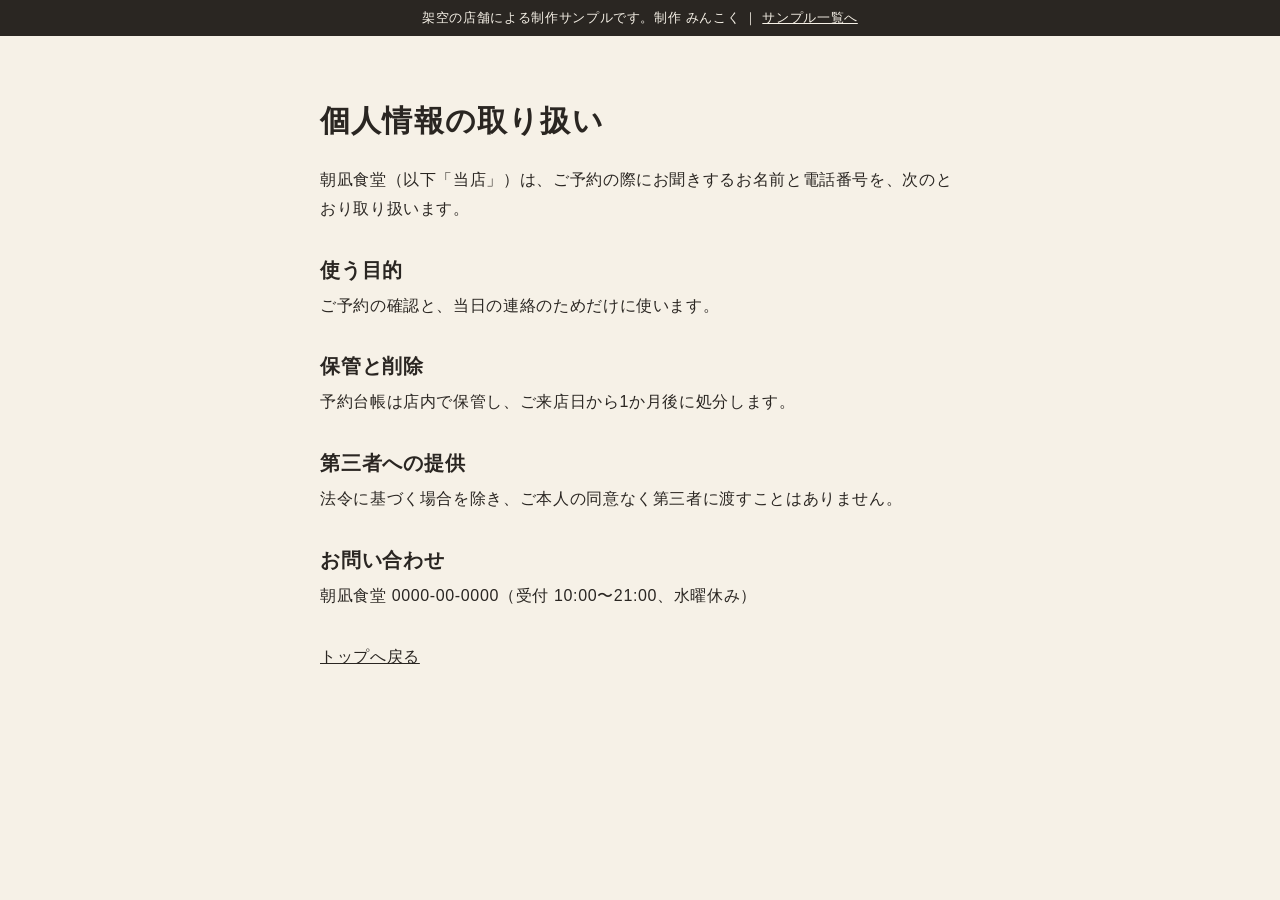
<file: shokudo/privacy.html>
<!doctype html>
<html lang="ja"><head><meta charset="utf-8"><meta name="viewport" content="width=device-width, initial-scale=1"><meta name="robots" content="noindex">
<title>個人情報の取り扱い｜朝凪食堂（制作サンプル）</title><link rel="stylesheet" href="css/style.css">
<style>.doc{padding:64px 0;max-width:40em}.doc h1{font-size:30px;margin-bottom:24px}.doc h2{font-size:20px;margin:32px 0 8px}</style></head>
<body>
<div class="notice">架空の店舗による制作サンプルです。制作 みんこく ｜ <a href="../">サンプル一覧へ</a></div>
<main class="wrap doc">
<h1>個人情報の取り扱い</h1>
<p>朝凪食堂（以下「当店」）は、ご予約の際にお聞きするお名前と電話番号を、次のとおり取り扱います。</p>
<h2>使う目的</h2><p>ご予約の確認と、当日の連絡のためだけに使います。</p>
<h2>保管と削除</h2><p>予約台帳は店内で保管し、ご来店日から1か月後に処分します。</p>
<h2>第三者への提供</h2><p>法令に基づく場合を除き、ご本人の同意なく第三者に渡すことはありません。</p>
<h2>お問い合わせ</h2><p>朝凪食堂 0000-00-0000（受付 10:00〜21:00、水曜休み）</p>
<p style="margin-top:32px"><a href="./">トップへ戻る</a></p>
</main></body></html>
</file>
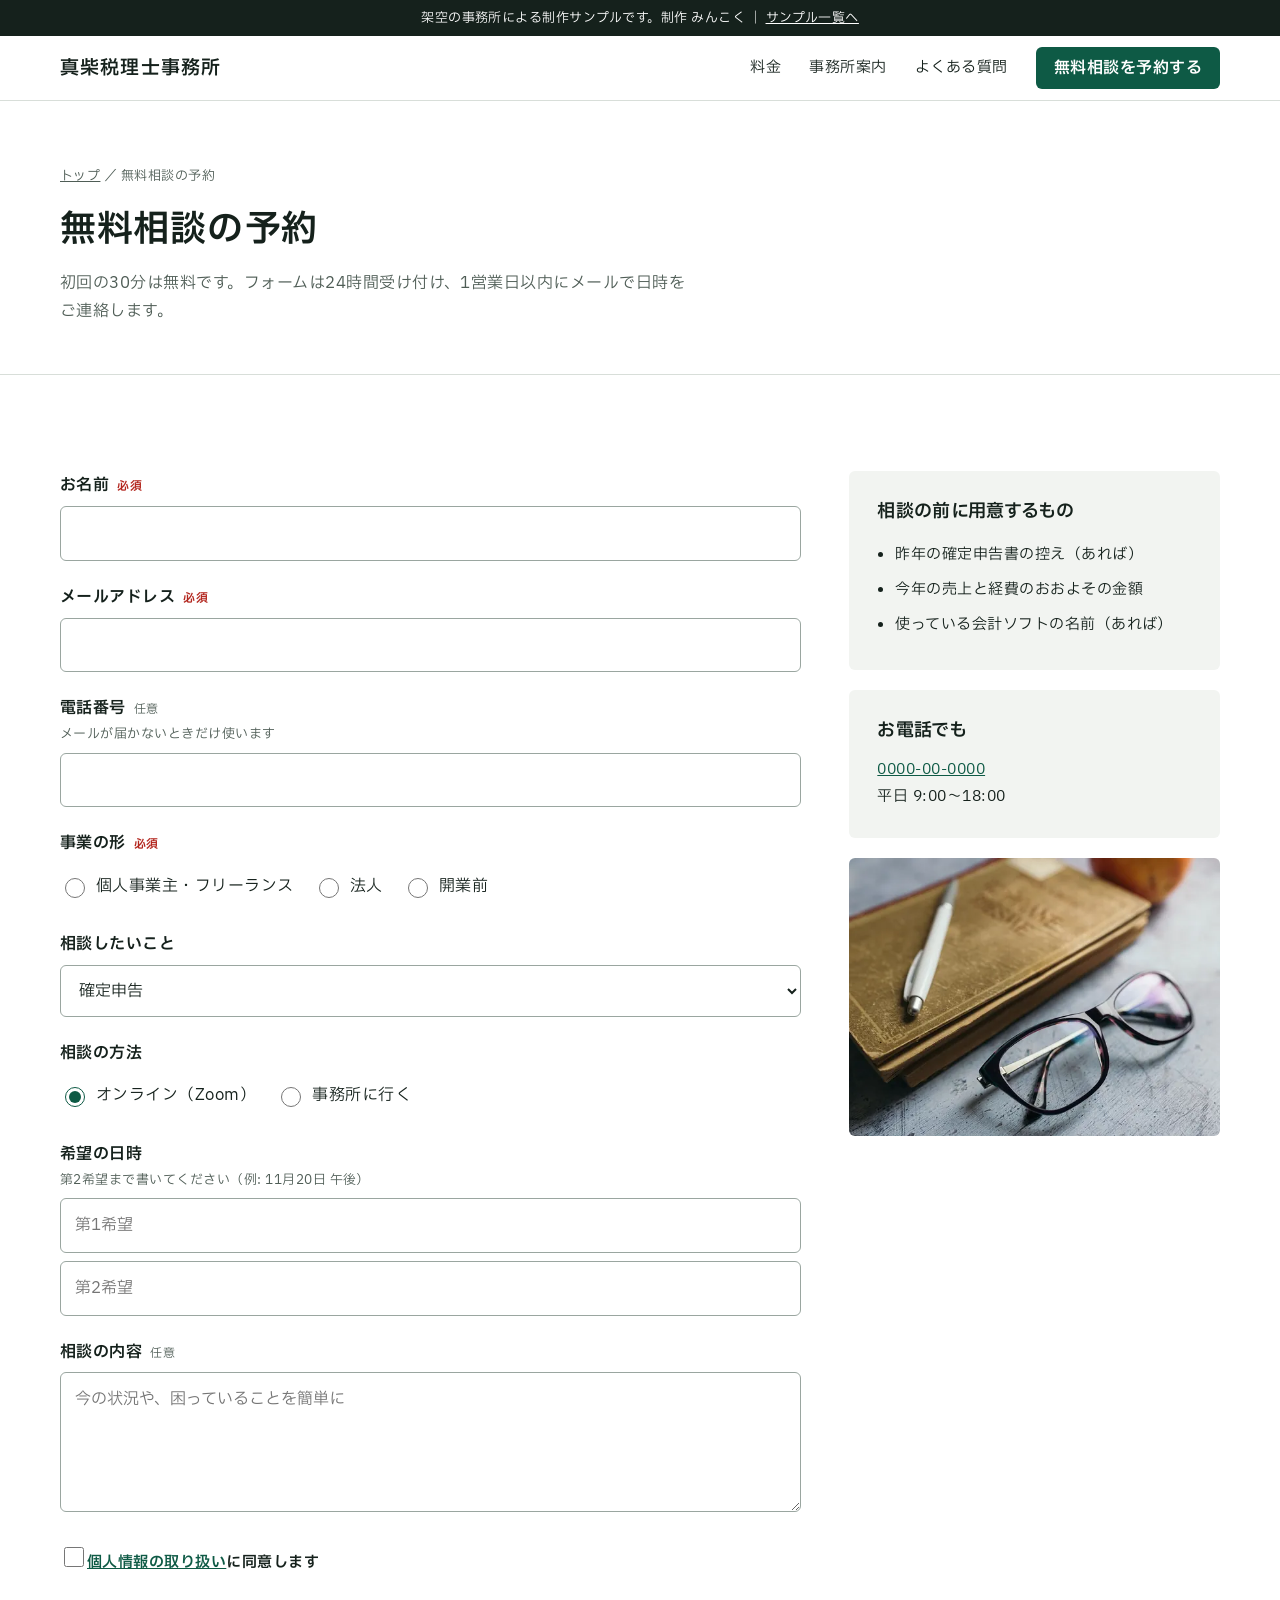
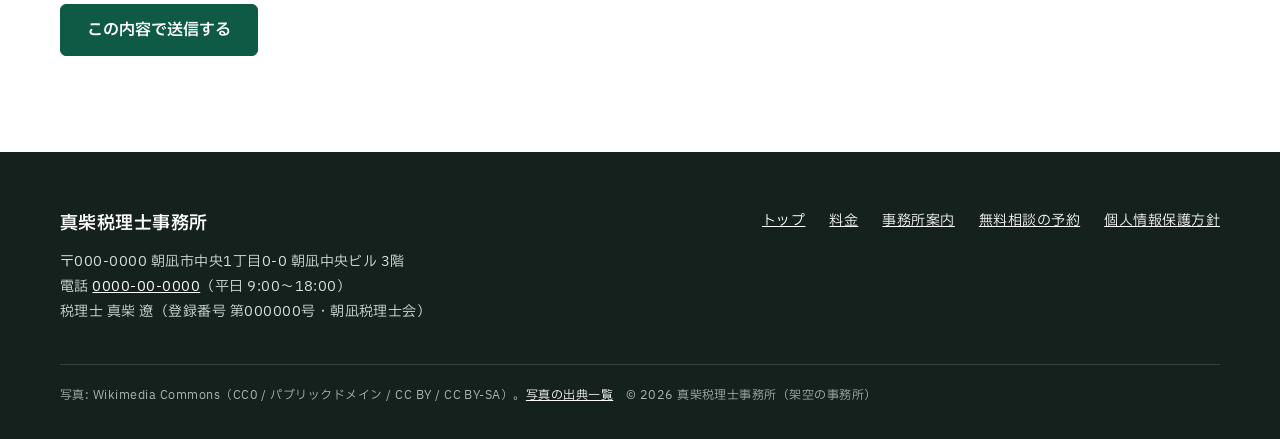
<file: zeirishi/contact.html>
<!doctype html>
<html lang="ja">
<head>
<meta charset="utf-8">
<meta name="viewport" content="width=device-width, initial-scale=1">
<title>無料相談の予約｜真柴税理士事務所（制作サンプル）</title>
<meta name="description" content="初回30分無料の相談をフォームで予約できます。※架空の事務所による制作サンプルです。">
<meta name="robots" content="noindex">
<meta property="og:title" content="無料相談の予約｜真柴税理士事務所（制作サンプル）">
<meta property="og:image" content="img/hero-1280.webp">
<link rel="icon" href="data:image/svg+xml,%3Csvg xmlns='http://www.w3.org/2000/svg' viewBox='0 0 64 64'%3E%3Crect width='64' height='64' rx='10' fill='%230E5A45'/%3E%3Ctext x='32' y='44' font-size='34' text-anchor='middle' fill='white'%3E真%3C/text%3E%3C/svg%3E">
<link rel="preconnect" href="https://fonts.googleapis.com">
<link rel="preconnect" href="https://fonts.gstatic.com" crossorigin>
<link href="https://fonts.googleapis.com/css2?family=IBM+Plex+Sans+JP:wght@400;500;600&family=IBM+Plex+Sans:wght@500&display=swap" rel="stylesheet">
<link rel="stylesheet" href="css/style.css">
</head>
<body>
<a class="skip" href="#main">本文へ移動</a>
<div class="notice">架空の事務所による制作サンプルです。制作 みんこく ｜ <a href="../">サンプル一覧へ</a></div>
<header class="site-head">
  <div class="wrap head-in">
    <a class="brand" href="./">真柴税理士事務所</a>
    <button class="menu-btn" aria-expanded="false" aria-controls="gnav">メニュー</button>
    <nav id="gnav" class="gnav" aria-label="サイト内">
      <a href="price.html">料金</a><a href="office.html">事務所案内</a><a href="./#faq">よくある質問</a>
      <a class="btn" href="contact.html">無料相談を予約する</a>
    </nav>
  </div>
</header>
<main id="main">
<div class="page-head">
  <div class="wrap">
    <p class="crumb"><a href="./">トップ</a> ／ 無料相談の予約</p>
    <h1>無料相談の予約</h1>
    <p>初回の30分は無料です。フォームは24時間受け付け、1営業日以内にメールで日時をご連絡します。</p>
  </div>
</div>

<section class="sec">
  <div class="wrap grid48" style="grid-template-columns:8fr 4fr">
    <form class="form" id="form" novalidate>
      <div class="field" data-req="text"><label for="f-name">お名前<span class="req">必須</span></label><input type="text" id="f-name" name="name" autocomplete="name"><p class="err">お名前を入力してください。</p></div>
      <div class="field" data-req="email"><label for="f-mail">メールアドレス<span class="req">必須</span></label><input type="email" id="f-mail" name="email" autocomplete="email" inputmode="email"><p class="err">返信先のメールアドレスを、例のように入力してください（例: name@example.com）。</p></div>
      <div class="field"><label for="f-tel">電話番号<span class="opt">任意</span><span class="hint">メールが届かないときだけ使います</span></label><input type="tel" id="f-tel" name="tel" autocomplete="tel" inputmode="tel"></div>
      <fieldset class="field" data-req="radio" data-name="type"><legend>事業の形<span class="req">必須</span></legend>
        <div class="choices"><label><input type="radio" name="type" value="個人">個人事業主・フリーランス</label><label><input type="radio" name="type" value="法人">法人</label><label><input type="radio" name="type" value="開業前">開業前</label></div>
        <p class="err">いずれかを選んでください。</p></fieldset>
      <div class="field"><label for="f-topic">相談したいこと</label><select id="f-topic" name="topic"><option>確定申告</option><option>記帳と顧問</option><option>法人化</option><option>インボイス・電子帳簿保存法</option><option>その他</option></select></div>
      <fieldset class="field"><legend>相談の方法</legend><div class="choices"><label><input type="radio" name="how" value="zoom" checked>オンライン（Zoom）</label><label><input type="radio" name="how" value="visit">事務所に行く</label></div></fieldset>
      <div class="field"><label for="f-date1">希望の日時<span class="hint">第2希望まで書いてください（例: 11月20日 午後）</span></label><input type="text" id="f-date1" name="date1" placeholder="第1希望"><input type="text" name="date2" placeholder="第2希望" style="margin-top:8px" aria-label="第2希望"></div>
      <div class="field"><label for="f-body">相談の内容<span class="opt">任意</span></label><textarea id="f-body" name="body" placeholder="今の状況や、困っていることを簡単に"></textarea></div>
      <div class="field" data-req="check"><label class="agree"><input type="checkbox" name="agree"><span><a href="privacy.html">個人情報の取り扱い</a>に同意します</span></label><p class="err">送信には同意が必要です。</p></div>
      <div><button class="btn" type="submit">この内容で送信する</button></div>
      <p class="sent" id="sent" role="status">サンプルサイトのため送信されません。入力内容は保存されません。実際のサイトでは、このあと事務所にメールが届きます。</p>
    </form>
    <aside>
      <div class="side-box">
        <h2>相談の前に用意するもの</h2>
        <ul class="bul" style="font-size:15px">
          <li>昨年の確定申告書の控え（あれば）</li>
          <li>今年の売上と経費のおおよその金額</li>
          <li>使っている会計ソフトの名前（あれば）</li>
        </ul>
      </div>
      <div class="side-box">
        <h2>お電話でも</h2>
        <p style="font-size:15px"><a href="tel:0000000000">0000-00-0000</a><br>平日 9:00〜18:00</p>
      </div>
      <figure class="ph ph-43" style="margin-top:20px"><img src="img/glasses-640.webp" width="640" height="427" alt="古い本の上に置いたペンと眼鏡" loading="lazy"></figure>
    </aside>
  </div>
</section>

</main>
<footer class="site-foot">
  <div class="wrap">
    <div class="foot-in">
      <div>
        <p class="foot-name">真柴税理士事務所</p>
        <p>〒000-0000 朝凪市中央1丁目0-0 朝凪中央ビル 3階<br>電話 <a href="tel:0000000000">0000-00-0000</a>（平日 9:00〜18:00）<br>税理士 真柴 遼（登録番号 第000000号・朝凪税理士会）</p>
      </div>
      <nav class="foot-nav" aria-label="フッター"><a href="./">トップ</a><a href="price.html">料金</a><a href="office.html">事務所案内</a><a href="contact.html">無料相談の予約</a><a href="privacy.html">個人情報保護方針</a></nav>
    </div>
    <p class="credit">写真: Wikimedia Commons（CC0 / パブリックドメイン / CC BY / CC BY-SA）。<a href="credits.html">写真の出典一覧</a>　© 2026 真柴税理士事務所（架空の事務所）</p>
  </div>
</footer>
<script src="js/site.js"></script>
</body>
</html>
</file>
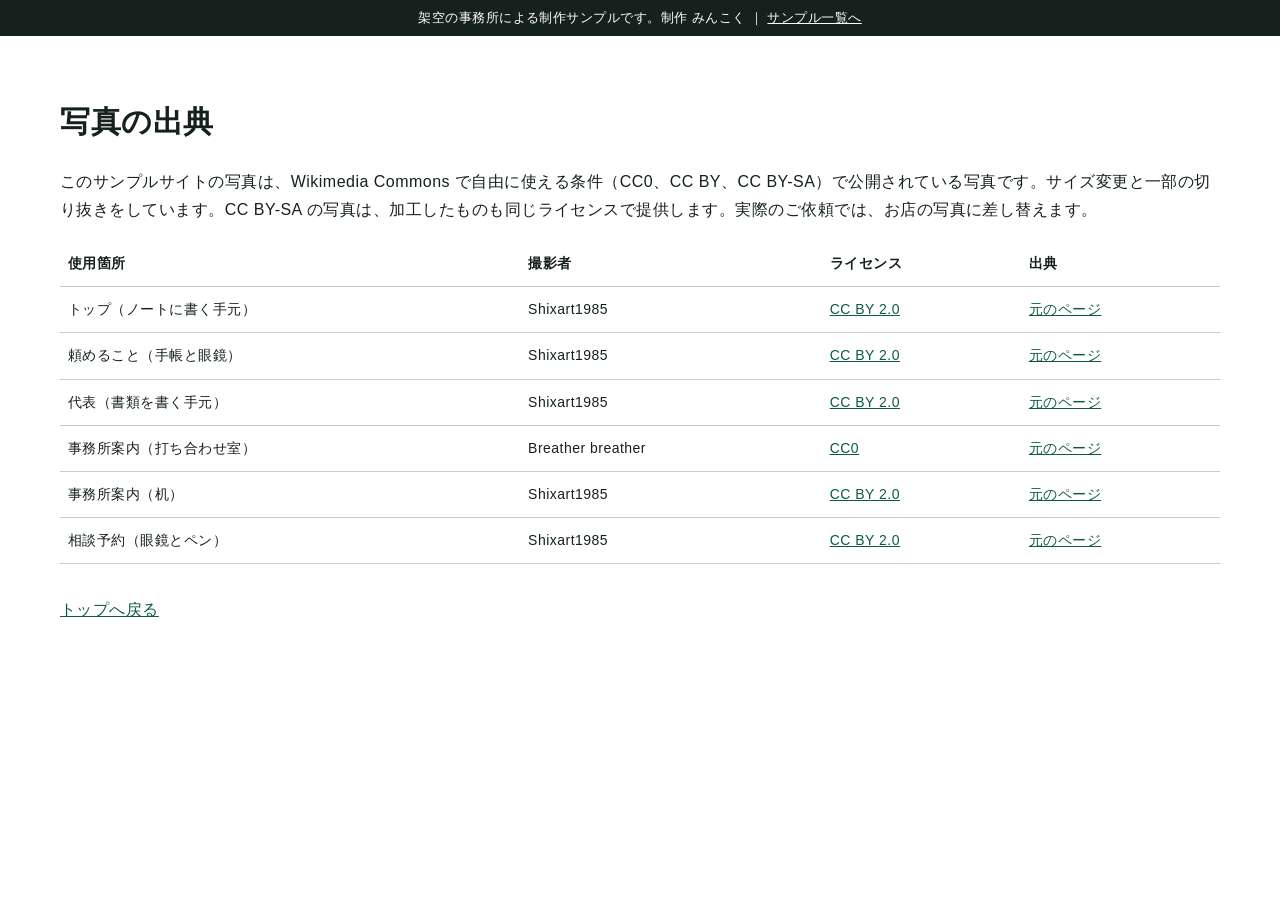
<file: zeirishi/credits.html>
<!doctype html><html lang="ja"><head><meta charset="utf-8"><meta name="viewport" content="width=device-width, initial-scale=1"><meta name="robots" content="noindex"><title>写真の出典｜真柴税理士事務所（制作サンプル）</title><link rel="stylesheet" href="css/style.css">
<style>.doc{padding:64px 0}.doc h1{font-size:30px;margin-bottom:24px}.doc p{margin-bottom:16px}.tbl{width:100%;border-collapse:collapse;font-size:14px}.tbl th,.tbl td{text-align:left;padding:10px 8px;border-bottom:1px solid #ccc;vertical-align:top;word-break:break-all}.box{overflow-x:auto}</style></head><body>
<div class="notice">架空の事務所による制作サンプルです。制作 みんこく ｜ <a href="../">サンプル一覧へ</a></div>
<main class="wrap doc"><h1>写真の出典</h1><p>このサンプルサイトの写真は、Wikimedia Commons で自由に使える条件（CC0、CC BY、CC BY-SA）で公開されている写真です。サイズ変更と一部の切り抜きをしています。CC BY-SA の写真は、加工したものも同じライセンスで提供します。実際のご依頼では、お店の写真に差し替えます。</p>
<div class="box"><table class="tbl"><thead><tr><th>使用箇所</th><th>撮影者</th><th>ライセンス</th><th>出典</th></tr></thead><tbody><tr><td>トップ（ノートに書く手元）</td><td>Shixart1985</td><td><a href="https://creativecommons.org/licenses/by/2.0">CC BY 2.0</a></td><td><a href="https://commons.wikimedia.org/wiki/File:Person_writing_in_notebook_while_using_laptop_at_a_modern_workspace.jpg">元のページ</a></td></tr><tr><td>頼めること（手帳と眼鏡）</td><td>Shixart1985</td><td><a href="https://creativecommons.org/licenses/by/2.0">CC BY 2.0</a></td><td><a href="https://commons.wikimedia.org/wiki/File:Desk_with_notebook_pens_and_glasses.jpg">元のページ</a></td></tr><tr><td>代表（書類を書く手元）</td><td>Shixart1985</td><td><a href="https://creativecommons.org/licenses/by/2.0">CC BY 2.0</a></td><td><a href="https://commons.wikimedia.org/wiki/File:Person_writing_in_a_notebook_while_sitting_at_a_desk.jpg">元のページ</a></td></tr><tr><td>事務所案内（打ち合わせ室）</td><td>Breather breather</td><td><a href="http://creativecommons.org/publicdomain/zero/1.0/deed.en">CC0</a></td><td><a href="https://commons.wikimedia.org/wiki/File:Chairs_in_a_meeting_room_(Unsplash).jpg">元のページ</a></td></tr><tr><td>事務所案内（机）</td><td>Shixart1985</td><td><a href="https://creativecommons.org/licenses/by/2.0">CC BY 2.0</a></td><td><a href="https://commons.wikimedia.org/wiki/File:A_white_desk_is_arranged_in_a_cozy_room.jpg">元のページ</a></td></tr><tr><td>相談予約（眼鏡とペン）</td><td>Shixart1985</td><td><a href="https://creativecommons.org/licenses/by/2.0">CC BY 2.0</a></td><td><a href="https://commons.wikimedia.org/wiki/File:Reading_materials_on_a_desk_with_glasses_a_pen_and_an_apple_nearby.jpg">元のページ</a></td></tr></tbody></table></div>
<p style="margin-top:32px"><a href="./">トップへ戻る</a></p></main></body></html>
</file>
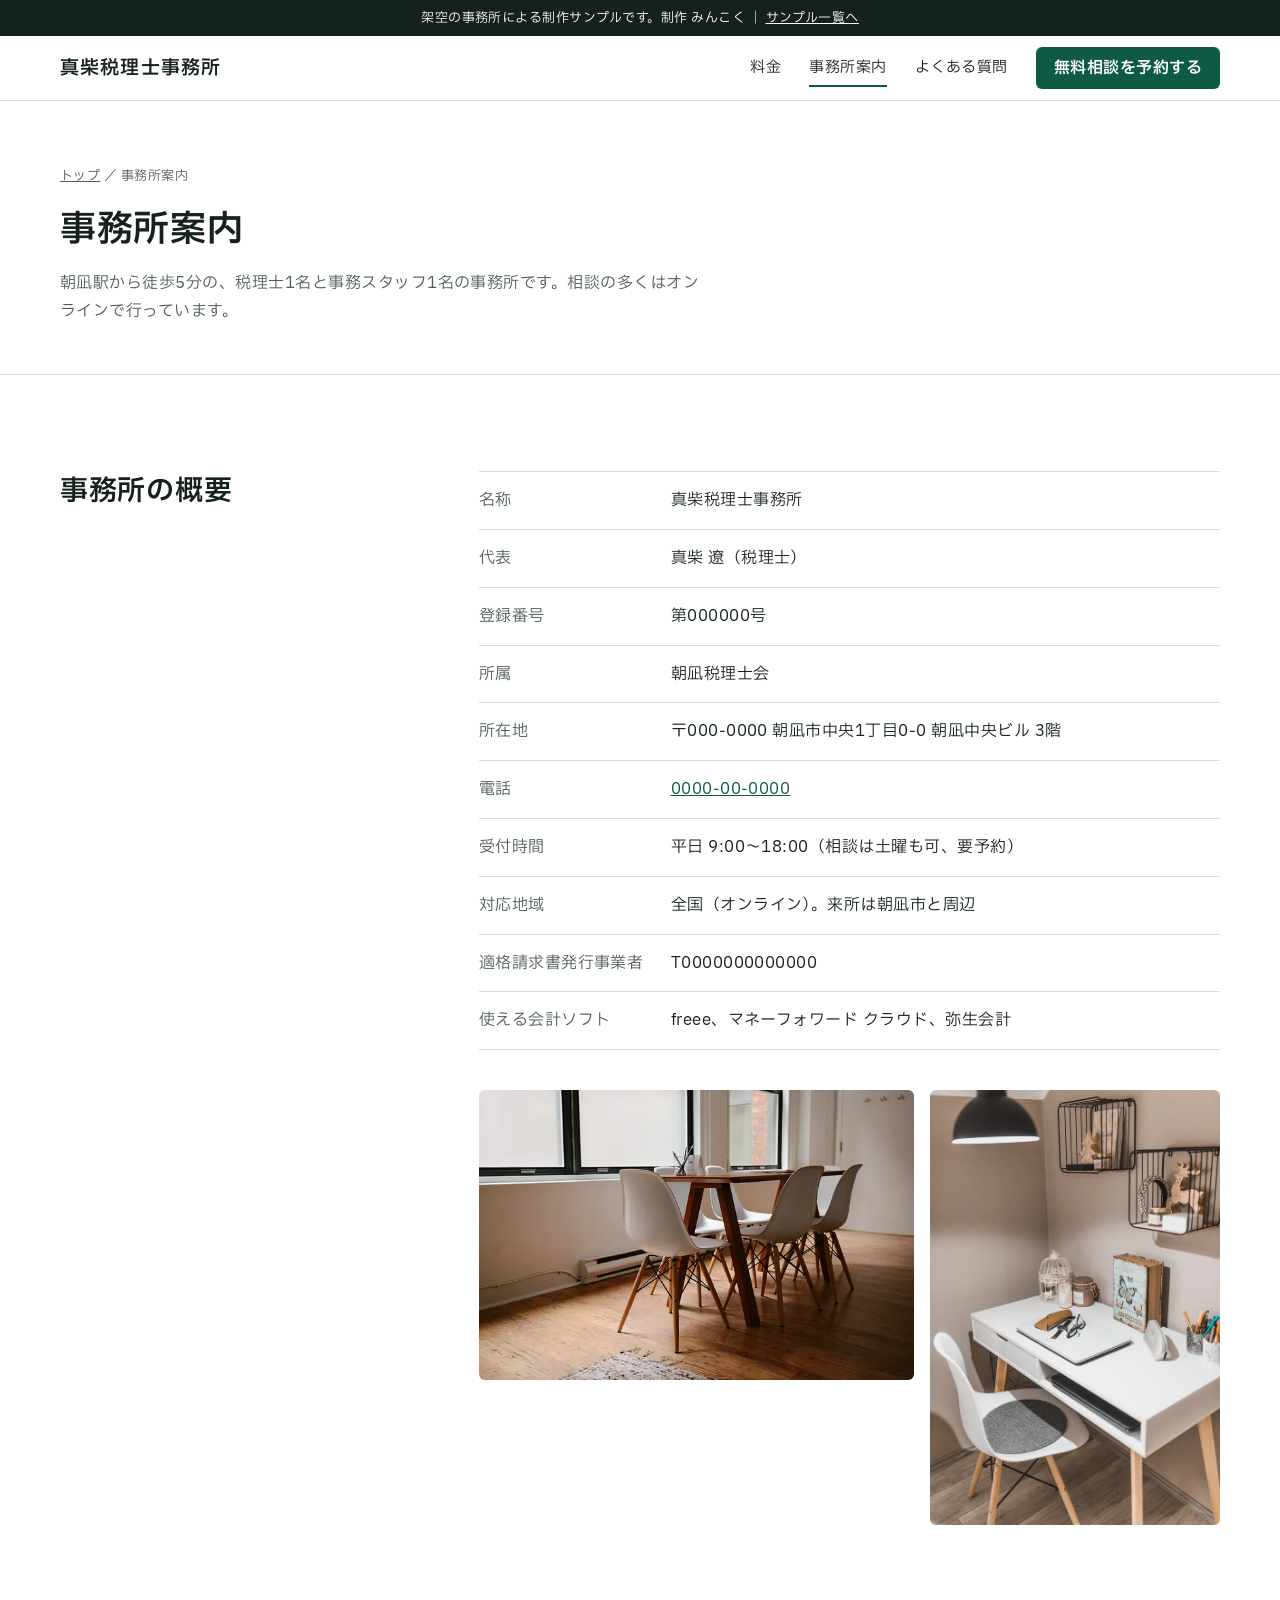
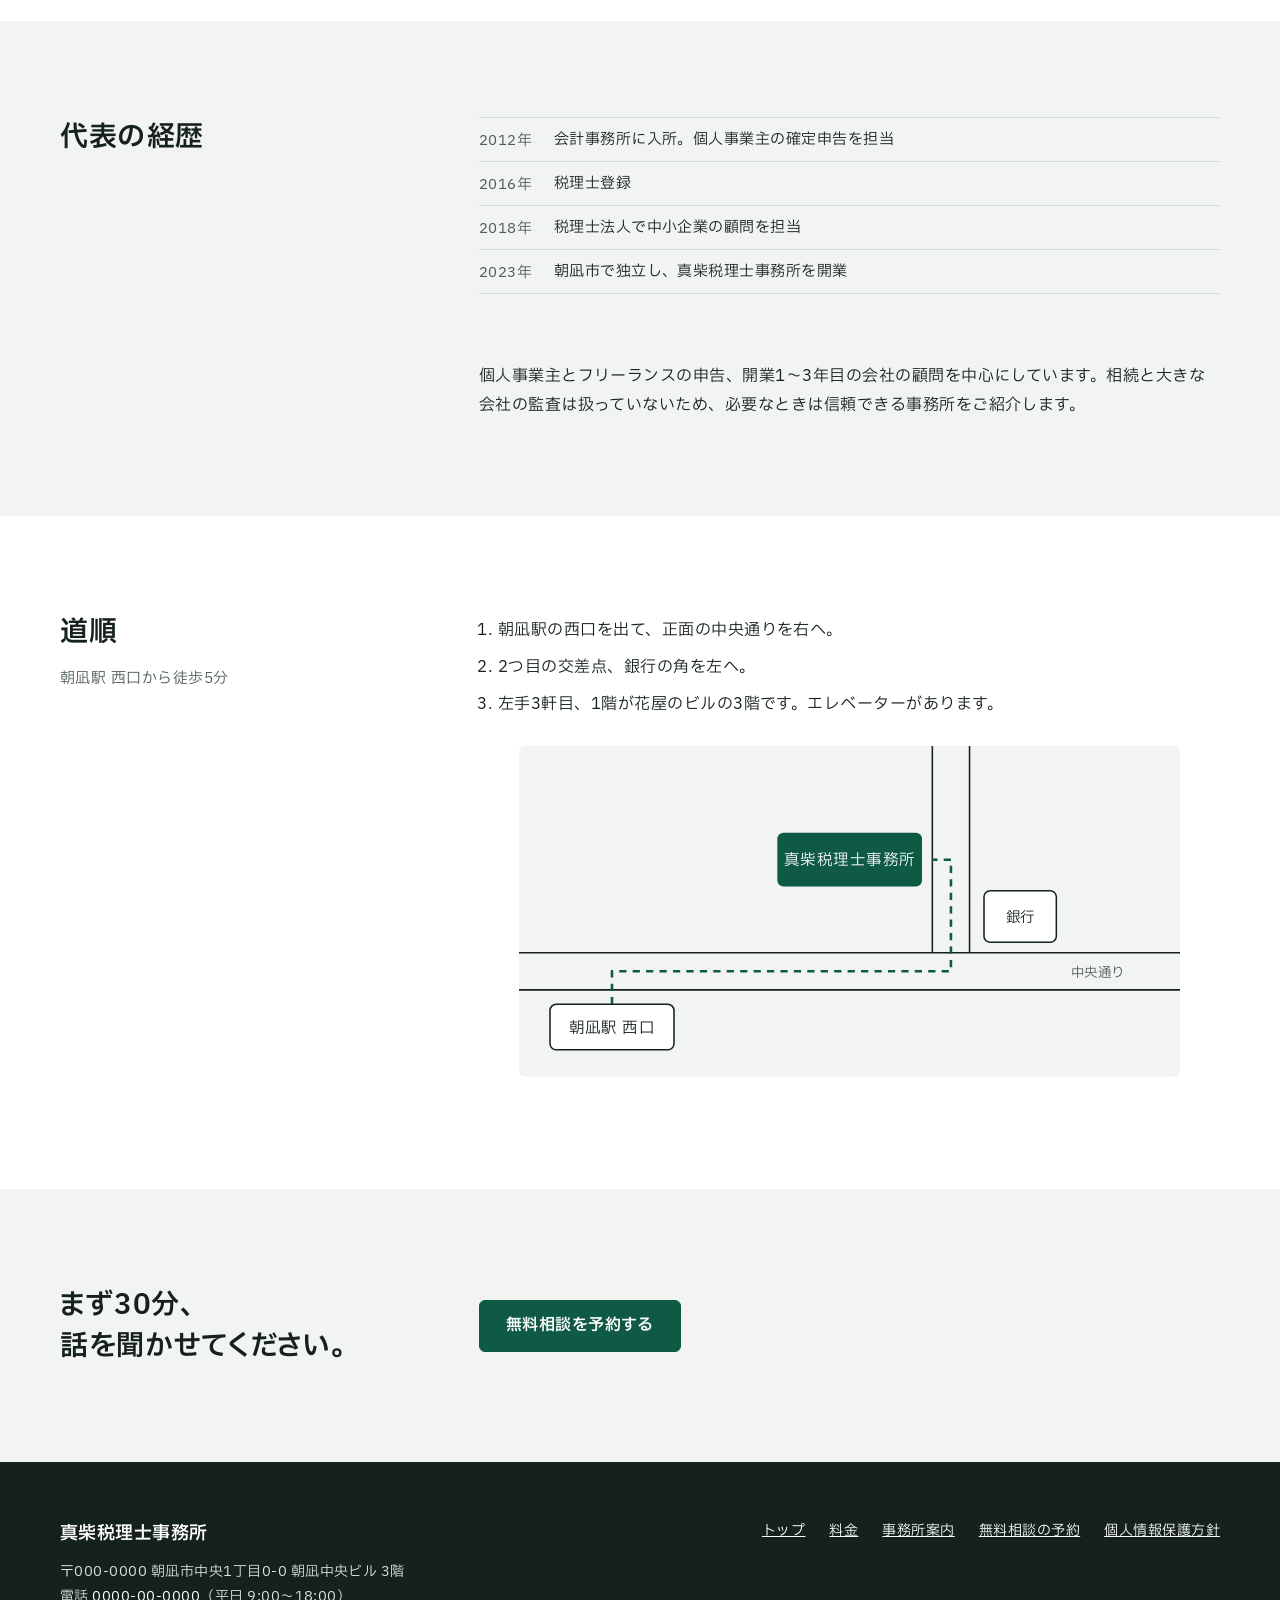
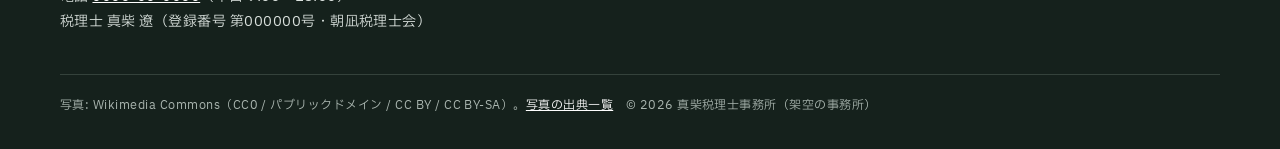
<file: zeirishi/office.html>
<!doctype html>
<html lang="ja">
<head>
<meta charset="utf-8">
<meta name="viewport" content="width=device-width, initial-scale=1">
<title>事務所案内｜真柴税理士事務所（制作サンプル）</title>
<meta name="description" content="事務所の概要、代表の経歴、道順。※架空の事務所による制作サンプルです。">
<meta name="robots" content="noindex">
<meta property="og:title" content="事務所案内｜真柴税理士事務所（制作サンプル）">
<meta property="og:image" content="img/hero-1280.webp">
<link rel="icon" href="data:image/svg+xml,%3Csvg xmlns='http://www.w3.org/2000/svg' viewBox='0 0 64 64'%3E%3Crect width='64' height='64' rx='10' fill='%230E5A45'/%3E%3Ctext x='32' y='44' font-size='34' text-anchor='middle' fill='white'%3E真%3C/text%3E%3C/svg%3E">
<link rel="preconnect" href="https://fonts.googleapis.com">
<link rel="preconnect" href="https://fonts.gstatic.com" crossorigin>
<link href="https://fonts.googleapis.com/css2?family=IBM+Plex+Sans+JP:wght@400;500;600&family=IBM+Plex+Sans:wght@500&display=swap" rel="stylesheet">
<link rel="stylesheet" href="css/style.css">
</head>
<body>
<a class="skip" href="#main">本文へ移動</a>
<div class="notice">架空の事務所による制作サンプルです。制作 みんこく ｜ <a href="../">サンプル一覧へ</a></div>
<header class="site-head">
  <div class="wrap head-in">
    <a class="brand" href="./">真柴税理士事務所</a>
    <button class="menu-btn" aria-expanded="false" aria-controls="gnav">メニュー</button>
    <nav id="gnav" class="gnav" aria-label="サイト内">
      <a href="price.html">料金</a><a href="office.html" aria-current="page">事務所案内</a><a href="./#faq">よくある質問</a>
      <a class="btn" href="contact.html">無料相談を予約する</a>
    </nav>
  </div>
</header>
<main id="main">
<div class="page-head">
  <div class="wrap">
    <p class="crumb"><a href="./">トップ</a> ／ 事務所案内</p>
    <h1>事務所案内</h1>
    <p>朝凪駅から徒歩5分の、税理士1名と事務スタッフ1名の事務所です。相談の多くはオンラインで行っています。</p>
  </div>
</div>

<section class="sec" aria-labelledby="h-o1">
  <div class="wrap grid48">
    <div class="head"><h2 id="h-o1">事務所の概要</h2></div>
    <div>
      <dl class="dl">
        <div><dt>名称</dt><dd>真柴税理士事務所</dd></div>
        <div><dt>代表</dt><dd>真柴 遼（税理士）</dd></div>
        <div><dt>登録番号</dt><dd>第000000号</dd></div>
        <div><dt>所属</dt><dd>朝凪税理士会</dd></div>
        <div><dt>所在地</dt><dd>〒000-0000 朝凪市中央1丁目0-0 朝凪中央ビル 3階</dd></div>
        <div><dt>電話</dt><dd><a href="tel:0000000000">0000-00-0000</a></dd></div>
        <div><dt>受付時間</dt><dd>平日 9:00〜18:00（相談は土曜も可、要予約）</dd></div>
        <div><dt>対応地域</dt><dd>全国（オンライン）。来所は朝凪市と周辺</dd></div>
        <div><dt>適格請求書発行事業者</dt><dd>T0000000000000</dd></div>
        <div><dt>使える会計ソフト</dt><dd>freee、マネーフォワード クラウド、弥生会計</dd></div>
      </dl>
      <div class="photos2">
        <figure class="ph ph-32"><img src="img/room-640.webp" srcset="img/room-640.webp 640w, img/room-1280.webp 1280w" sizes="(max-width:640px) 100vw, 40vw" width="1280" height="854" alt="窓際の打ち合わせ用テーブルと白い椅子" loading="lazy"></figure>
        <figure class="ph" style="aspect-ratio:2/3"><img src="img/desk-640.webp" width="640" height="958" alt="白い机と椅子の作業スペース" loading="lazy"></figure>
      </div>
    </div>
  </div>
</section>

<section class="sec alt" aria-labelledby="h-o2">
  <div class="wrap grid48">
    <div class="head"><h2 id="h-o2">代表の経歴</h2></div>
    <div class="profile" style="grid-template-columns:1fr">
      <ol class="history">
        <li><time>2012年</time>会計事務所に入所。個人事業主の確定申告を担当</li>
        <li><time>2016年</time>税理士登録</li>
        <li><time>2018年</time>税理士法人で中小企業の顧問を担当</li>
        <li><time>2023年</time>朝凪市で独立し、真柴税理士事務所を開業</li>
      </ol>
      <p>個人事業主とフリーランスの申告、開業1〜3年目の会社の顧問を中心にしています。相続と大きな会社の監査は扱っていないため、必要なときは信頼できる事務所をご紹介します。</p>
    </div>
  </div>
</section>

<section class="sec" aria-labelledby="h-o3">
  <div class="wrap grid48">
    <div class="head"><h2 id="h-o3">道順</h2><p>朝凪駅 西口から徒歩5分</p></div>
    <div>
      <ol class="bul" style="margin-bottom:24px">
        <li>朝凪駅の西口を出て、正面の中央通りを右へ。</li>
        <li>2つ目の交差点、銀行の角を左へ。</li>
        <li>左手3軒目、1階が花屋のビルの3階です。エレベーターがあります。</li>
      </ol>
      <figure class="map" role="img" aria-label="略図。朝凪駅西口から中央通りを右に進み、銀行の角を左に曲がった先の左手に事務所がある">
        <svg viewBox="0 0 640 320" aria-hidden="true">
          <rect width="640" height="320" fill="#F2F4F1"/>
          <g stroke="#15211C" stroke-width="1.5" fill="none"><path d="M0 200 H640"/><path d="M0 236 H640"/><path d="M400 200 V0"/><path d="M436 200 V0"/></g>
          <text x="560" y="224" font-size="13" text-anchor="middle" fill="#4F5D56">中央通り</text>
          <path d="M90 250 V218 H418 V110 H400" fill="none" stroke="#0E5A45" stroke-width="2.5" stroke-dasharray="7 6"/>
          <rect x="30" y="250" width="120" height="44" rx="6" fill="#fff" stroke="#15211C" stroke-width="1.5"/>
          <text x="90" y="278" font-size="15" text-anchor="middle" fill="#15211C">朝凪駅 西口</text>
          <rect x="450" y="140" width="70" height="50" rx="6" fill="#fff" stroke="#15211C" stroke-width="1.5"/>
          <text x="485" y="170" font-size="14" text-anchor="middle" fill="#15211C">銀行</text>
          <rect x="250" y="84" width="140" height="52" rx="6" fill="#0E5A45"/>
          <text x="320" y="115" font-size="15" text-anchor="middle" fill="#fff">真柴税理士事務所</text>
        </svg>
      </figure>
    </div>
  </div>
</section>

<section class="closing" aria-labelledby="h-close">
  <div class="wrap closing-in">
    <h2 id="h-close"><span>まず30分、</span><span>話を聞かせてください。</span></h2>
    <div><div class="row"><a class="btn" href="contact.html">無料相談を予約する</a></div></div>
  </div>
</section>

</main>
<footer class="site-foot">
  <div class="wrap">
    <div class="foot-in">
      <div>
        <p class="foot-name">真柴税理士事務所</p>
        <p>〒000-0000 朝凪市中央1丁目0-0 朝凪中央ビル 3階<br>電話 <a href="tel:0000000000">0000-00-0000</a>（平日 9:00〜18:00）<br>税理士 真柴 遼（登録番号 第000000号・朝凪税理士会）</p>
      </div>
      <nav class="foot-nav" aria-label="フッター"><a href="./">トップ</a><a href="price.html">料金</a><a href="office.html">事務所案内</a><a href="contact.html">無料相談の予約</a><a href="privacy.html">個人情報保護方針</a></nav>
    </div>
    <p class="credit">写真: Wikimedia Commons（CC0 / パブリックドメイン / CC BY / CC BY-SA）。<a href="credits.html">写真の出典一覧</a>　© 2026 真柴税理士事務所（架空の事務所）</p>
  </div>
</footer>
<script src="js/site.js"></script>
</body>
</html>
</file>
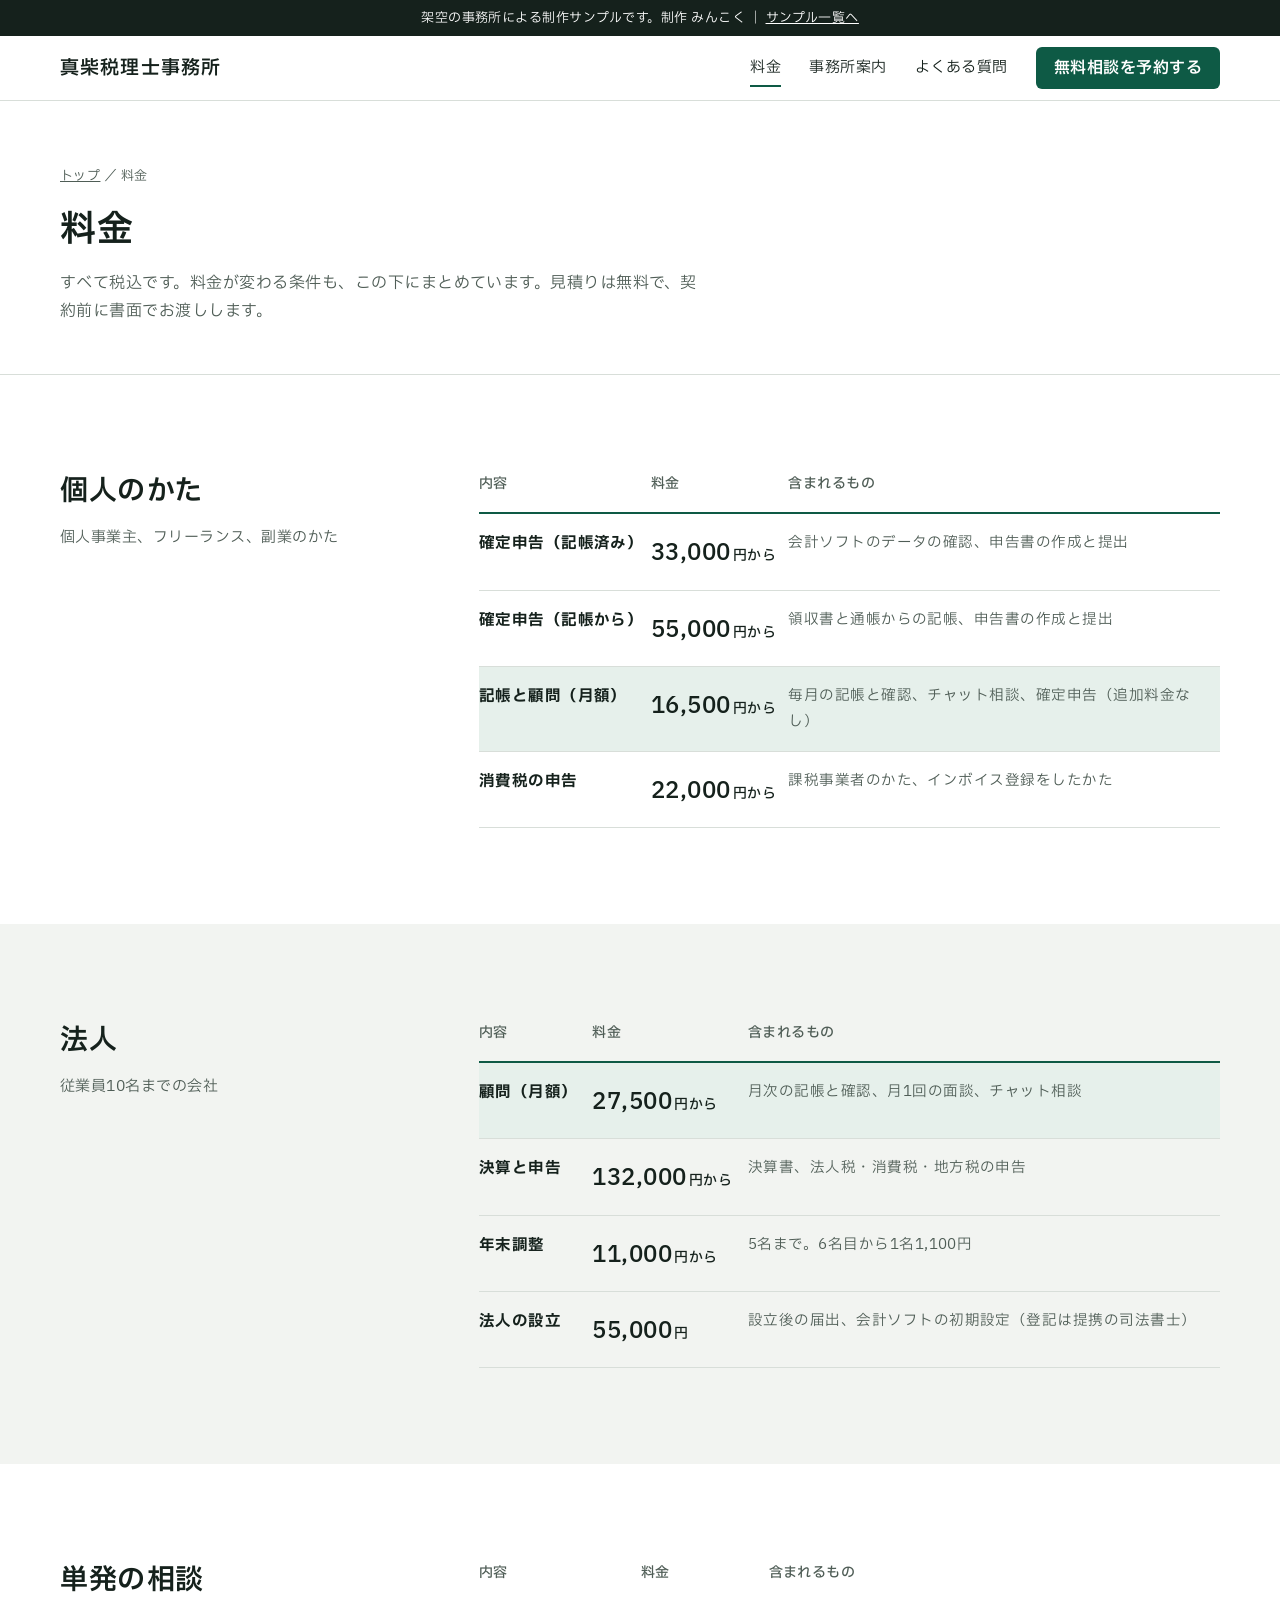
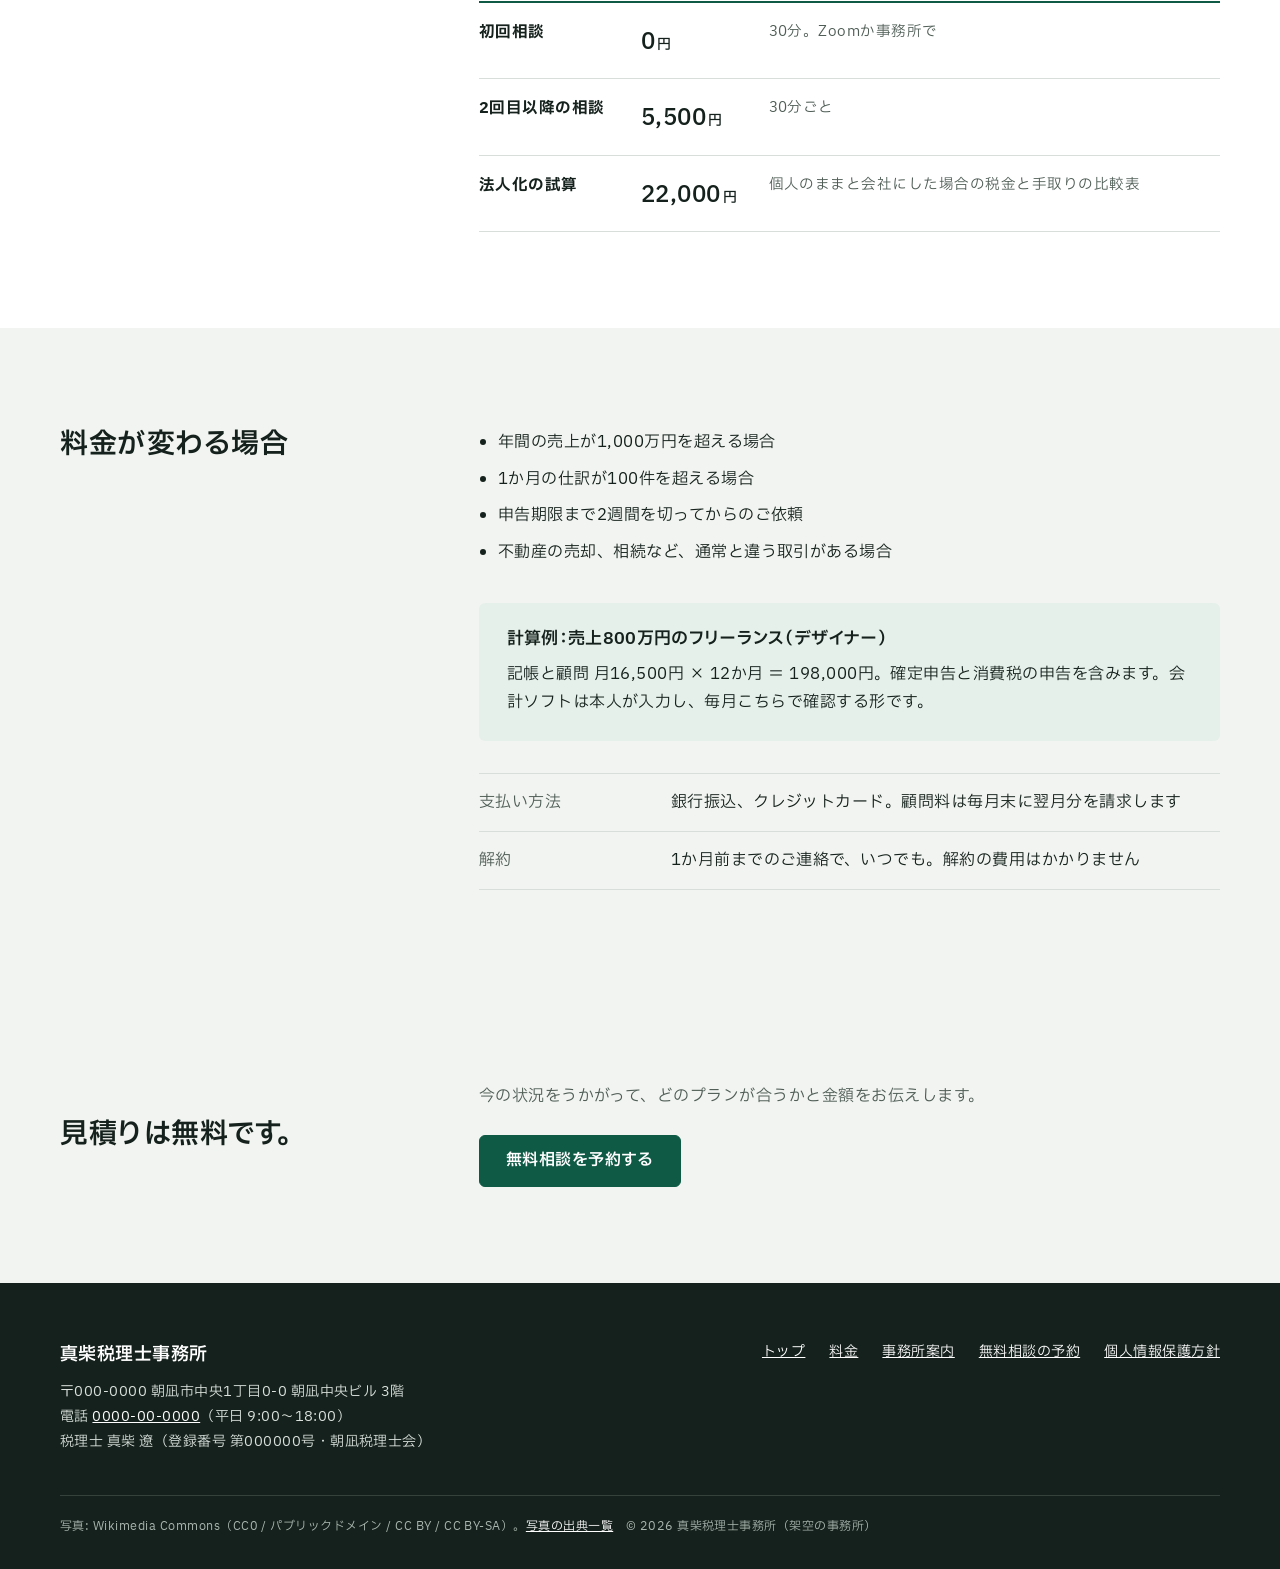
<file: zeirishi/price.html>
<!doctype html>
<html lang="ja">
<head>
<meta charset="utf-8">
<meta name="viewport" content="width=device-width, initial-scale=1">
<title>料金｜真柴税理士事務所（制作サンプル）</title>
<meta name="description" content="確定申告、顧問、法人決算、単発相談の料金表（税込）。料金が変わる条件と計算例も載せています。※架空の事務所による制作サンプルです。">
<meta name="robots" content="noindex">
<meta property="og:title" content="料金｜真柴税理士事務所（制作サンプル）">
<meta property="og:image" content="img/hero-1280.webp">
<link rel="icon" href="data:image/svg+xml,%3Csvg xmlns='http://www.w3.org/2000/svg' viewBox='0 0 64 64'%3E%3Crect width='64' height='64' rx='10' fill='%230E5A45'/%3E%3Ctext x='32' y='44' font-size='34' text-anchor='middle' fill='white'%3E真%3C/text%3E%3C/svg%3E">
<link rel="preconnect" href="https://fonts.googleapis.com">
<link rel="preconnect" href="https://fonts.gstatic.com" crossorigin>
<link href="https://fonts.googleapis.com/css2?family=IBM+Plex+Sans+JP:wght@400;500;600&family=IBM+Plex+Sans:wght@500&display=swap" rel="stylesheet">
<link rel="stylesheet" href="css/style.css">
</head>
<body>
<a class="skip" href="#main">本文へ移動</a>
<div class="notice">架空の事務所による制作サンプルです。制作 みんこく ｜ <a href="../">サンプル一覧へ</a></div>
<header class="site-head">
  <div class="wrap head-in">
    <a class="brand" href="./">真柴税理士事務所</a>
    <button class="menu-btn" aria-expanded="false" aria-controls="gnav">メニュー</button>
    <nav id="gnav" class="gnav" aria-label="サイト内">
      <a href="price.html" aria-current="page">料金</a><a href="office.html">事務所案内</a><a href="./#faq">よくある質問</a>
      <a class="btn" href="contact.html">無料相談を予約する</a>
    </nav>
  </div>
</header>
<main id="main">
<div class="page-head">
  <div class="wrap">
    <p class="crumb"><a href="./">トップ</a> ／ 料金</p>
    <h1>料金</h1>
    <p>すべて税込です。料金が変わる条件も、この下にまとめています。見積りは無料で、契約前に書面でお渡しします。</p>
  </div>
</div>

<section class="sec" aria-labelledby="h-p1">
  <div class="wrap grid48">
    <div class="head"><h2 id="h-p1">個人のかた</h2><p>個人事業主、フリーランス、副業のかた</p></div>
    <table class="ptable">
      <thead><tr><th scope="col">内容</th><th scope="col">料金</th><th scope="col">含まれるもの</th></tr></thead>
      <tbody>
        <tr><th scope="row">確定申告（記帳済み）</th><td class="yen">33,000<small>円から</small></td><td class="inc">会計ソフトのデータの確認、申告書の作成と提出</td></tr>
        <tr><th scope="row">確定申告（記帳から）</th><td class="yen">55,000<small>円から</small></td><td class="inc">領収書と通帳からの記帳、申告書の作成と提出</td></tr>
        <tr class="hl"><th scope="row">記帳と顧問（月額）</th><td class="yen">16,500<small>円から</small></td><td class="inc">毎月の記帳と確認、チャット相談、確定申告（追加料金なし）</td></tr>
        <tr><th scope="row">消費税の申告</th><td class="yen">22,000<small>円から</small></td><td class="inc">課税事業者のかた、インボイス登録をしたかた</td></tr>
      </tbody>
    </table>
  </div>
</section>

<section class="sec alt" aria-labelledby="h-p2">
  <div class="wrap grid48">
    <div class="head"><h2 id="h-p2">法人</h2><p>従業員10名までの会社</p></div>
    <table class="ptable">
      <thead><tr><th scope="col">内容</th><th scope="col">料金</th><th scope="col">含まれるもの</th></tr></thead>
      <tbody>
        <tr class="hl"><th scope="row">顧問（月額）</th><td class="yen">27,500<small>円から</small></td><td class="inc">月次の記帳と確認、月1回の面談、チャット相談</td></tr>
        <tr><th scope="row">決算と申告</th><td class="yen">132,000<small>円から</small></td><td class="inc">決算書、法人税・消費税・地方税の申告</td></tr>
        <tr><th scope="row">年末調整</th><td class="yen">11,000<small>円から</small></td><td class="inc">5名まで。6名目から1名1,100円</td></tr>
        <tr><th scope="row">法人の設立</th><td class="yen">55,000<small>円</small></td><td class="inc">設立後の届出、会計ソフトの初期設定（登記は提携の司法書士）</td></tr>
      </tbody>
    </table>
  </div>
</section>

<section class="sec" aria-labelledby="h-p3">
  <div class="wrap grid48">
    <div class="head"><h2 id="h-p3">単発の相談</h2></div>
    <table class="ptable">
      <thead><tr><th scope="col">内容</th><th scope="col">料金</th><th scope="col">含まれるもの</th></tr></thead>
      <tbody>
        <tr><th scope="row">初回相談</th><td class="yen">0<small>円</small></td><td class="inc">30分。Zoomか事務所で</td></tr>
        <tr><th scope="row">2回目以降の相談</th><td class="yen">5,500<small>円</small></td><td class="inc">30分ごと</td></tr>
        <tr><th scope="row">法人化の試算</th><td class="yen">22,000<small>円</small></td><td class="inc">個人のままと会社にした場合の税金と手取りの比較表</td></tr>
      </tbody>
    </table>
  </div>
</section>

<section class="sec alt" aria-labelledby="h-p4">
  <div class="wrap grid48">
    <div class="head"><h2 id="h-p4">料金が変わる場合</h2></div>
    <div>
      <ul class="bul">
        <li>年間の売上が1,000万円を超える場合</li>
        <li>1か月の仕訳が100件を超える場合</li>
        <li>申告期限まで2週間を切ってからのご依頼</li>
        <li>不動産の売却、相続など、通常と違う取引がある場合</li>
      </ul>
      <div class="example">
        <h3>計算例：売上800万円のフリーランス（デザイナー）</h3>
        <p>記帳と顧問 月16,500円 × 12か月 ＝ 198,000円。確定申告と消費税の申告を含みます。会計ソフトは本人が入力し、毎月こちらで確認する形です。</p>
      </div>
      <dl class="dl" style="margin-top:32px">
        <div><dt>支払い方法</dt><dd>銀行振込、クレジットカード。顧問料は毎月末に翌月分を請求します</dd></div>
        <div><dt>解約</dt><dd>1か月前までのご連絡で、いつでも。解約の費用はかかりません</dd></div>
      </dl>
    </div>
  </div>
</section>

<section class="closing" aria-labelledby="h-close">
  <div class="wrap closing-in">
    <h2 id="h-close"><span>見積りは無料です。</span></h2>
    <div>
      <p>今の状況をうかがって、どのプランが合うかと金額をお伝えします。</p>
      <div class="row"><a class="btn" href="contact.html">無料相談を予約する</a></div>
    </div>
  </div>
</section>

</main>
<footer class="site-foot">
  <div class="wrap">
    <div class="foot-in">
      <div>
        <p class="foot-name">真柴税理士事務所</p>
        <p>〒000-0000 朝凪市中央1丁目0-0 朝凪中央ビル 3階<br>電話 <a href="tel:0000000000">0000-00-0000</a>（平日 9:00〜18:00）<br>税理士 真柴 遼（登録番号 第000000号・朝凪税理士会）</p>
      </div>
      <nav class="foot-nav" aria-label="フッター"><a href="./">トップ</a><a href="price.html">料金</a><a href="office.html">事務所案内</a><a href="contact.html">無料相談の予約</a><a href="privacy.html">個人情報保護方針</a></nav>
    </div>
    <p class="credit">写真: Wikimedia Commons（CC0 / パブリックドメイン / CC BY / CC BY-SA）。<a href="credits.html">写真の出典一覧</a>　© 2026 真柴税理士事務所（架空の事務所）</p>
  </div>
</footer>
<script src="js/site.js"></script>
</body>
</html>
</file>
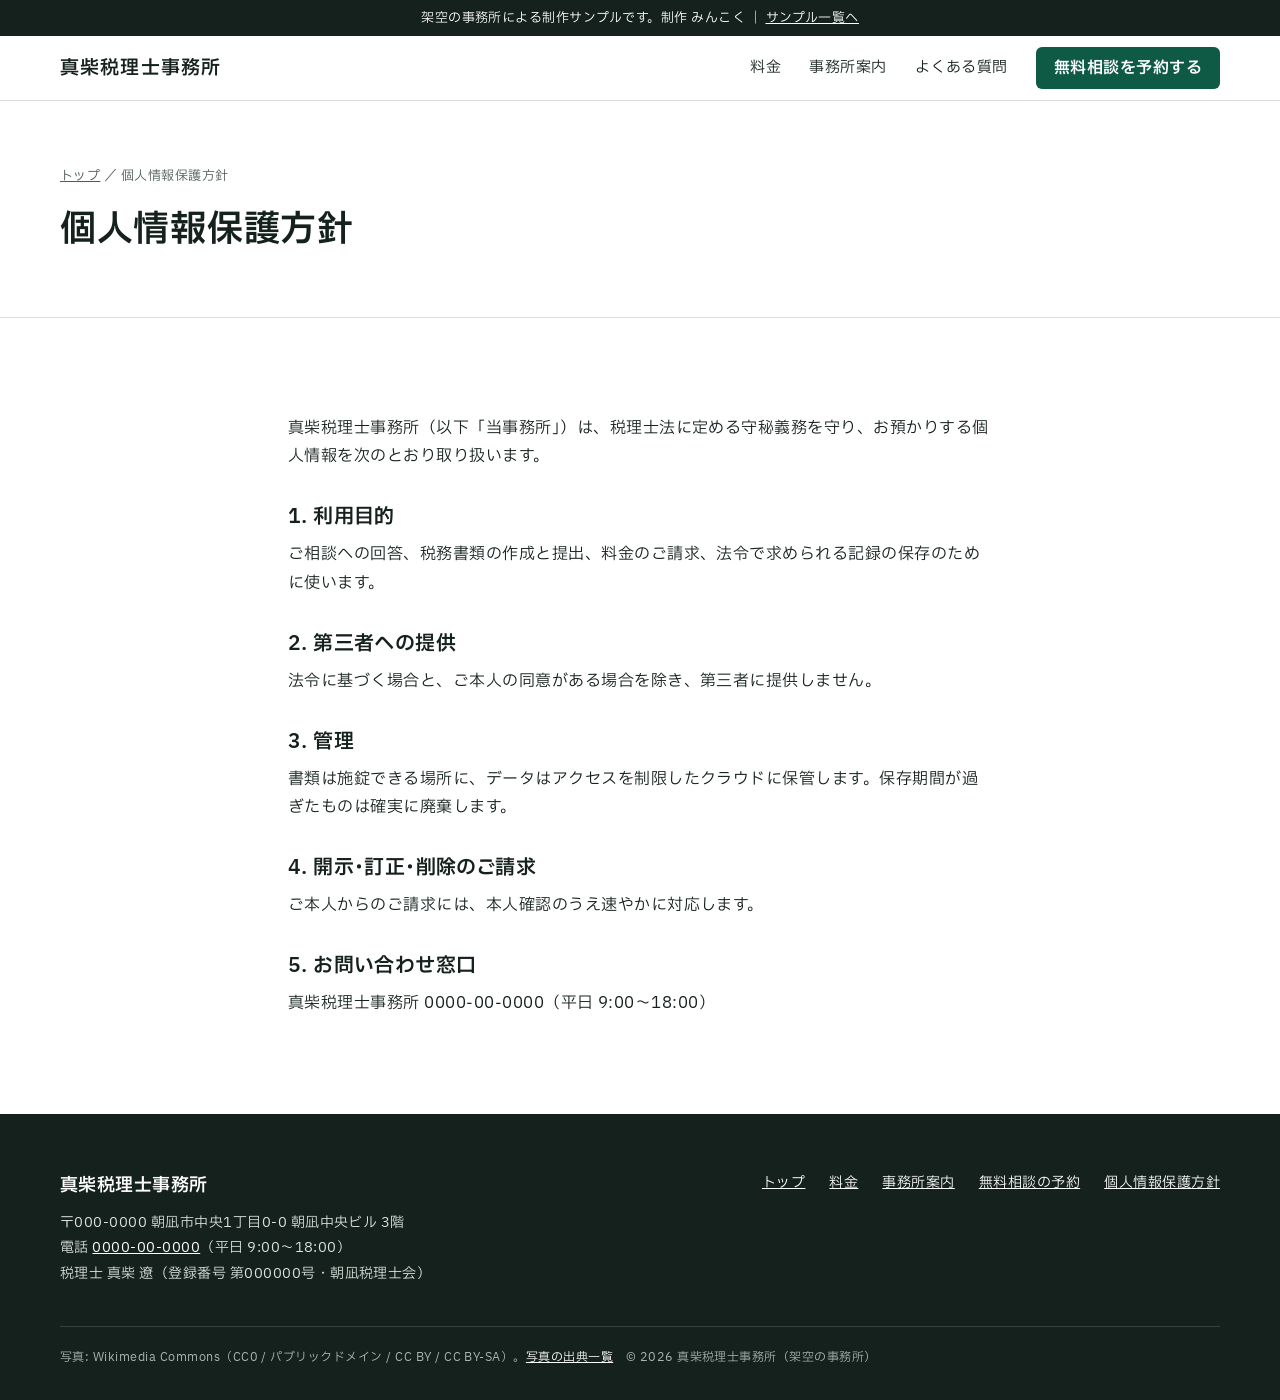
<file: zeirishi/privacy.html>
<!doctype html>
<html lang="ja">
<head>
<meta charset="utf-8">
<meta name="viewport" content="width=device-width, initial-scale=1">
<title>個人情報保護方針｜真柴税理士事務所（制作サンプル）</title>
<meta name="description" content="個人情報の取り扱いについて。※架空の事務所による制作サンプルです。">
<meta name="robots" content="noindex">
<meta property="og:title" content="個人情報保護方針｜真柴税理士事務所（制作サンプル）">
<meta property="og:image" content="img/hero-1280.webp">
<link rel="icon" href="data:image/svg+xml,%3Csvg xmlns='http://www.w3.org/2000/svg' viewBox='0 0 64 64'%3E%3Crect width='64' height='64' rx='10' fill='%230E5A45'/%3E%3Ctext x='32' y='44' font-size='34' text-anchor='middle' fill='white'%3E真%3C/text%3E%3C/svg%3E">
<link rel="preconnect" href="https://fonts.googleapis.com">
<link rel="preconnect" href="https://fonts.gstatic.com" crossorigin>
<link href="https://fonts.googleapis.com/css2?family=IBM+Plex+Sans+JP:wght@400;500;600&family=IBM+Plex+Sans:wght@500&display=swap" rel="stylesheet">
<link rel="stylesheet" href="css/style.css">
</head>
<body>
<a class="skip" href="#main">本文へ移動</a>
<div class="notice">架空の事務所による制作サンプルです。制作 みんこく ｜ <a href="../">サンプル一覧へ</a></div>
<header class="site-head">
  <div class="wrap head-in">
    <a class="brand" href="./">真柴税理士事務所</a>
    <button class="menu-btn" aria-expanded="false" aria-controls="gnav">メニュー</button>
    <nav id="gnav" class="gnav" aria-label="サイト内">
      <a href="price.html">料金</a><a href="office.html">事務所案内</a><a href="./#faq">よくある質問</a>
      <a class="btn" href="contact.html">無料相談を予約する</a>
    </nav>
  </div>
</header>
<main id="main">
<div class="page-head">
  <div class="wrap">
    <p class="crumb"><a href="./">トップ</a> ／ 個人情報保護方針</p>
    <h1>個人情報保護方針</h1>
  </div>
</div>
<section class="sec">
  <div class="wrap" style="max-width:44em">
    <p>真柴税理士事務所（以下「当事務所」）は、税理士法に定める守秘義務を守り、お預かりする個人情報を次のとおり取り扱います。</p>
    <h2 style="font-size:20px;margin:32px 0 8px">1. 利用目的</h2><p>ご相談への回答、税務書類の作成と提出、料金のご請求、法令で求められる記録の保存のために使います。</p>
    <h2 style="font-size:20px;margin:32px 0 8px">2. 第三者への提供</h2><p>法令に基づく場合と、ご本人の同意がある場合を除き、第三者に提供しません。</p>
    <h2 style="font-size:20px;margin:32px 0 8px">3. 管理</h2><p>書類は施錠できる場所に、データはアクセスを制限したクラウドに保管します。保存期間が過ぎたものは確実に廃棄します。</p>
    <h2 style="font-size:20px;margin:32px 0 8px">4. 開示・訂正・削除のご請求</h2><p>ご本人からのご請求には、本人確認のうえ速やかに対応します。</p>
    <h2 style="font-size:20px;margin:32px 0 8px">5. お問い合わせ窓口</h2><p>真柴税理士事務所 0000-00-0000（平日 9:00〜18:00）</p>
  </div>
</section>

</main>
<footer class="site-foot">
  <div class="wrap">
    <div class="foot-in">
      <div>
        <p class="foot-name">真柴税理士事務所</p>
        <p>〒000-0000 朝凪市中央1丁目0-0 朝凪中央ビル 3階<br>電話 <a href="tel:0000000000">0000-00-0000</a>（平日 9:00〜18:00）<br>税理士 真柴 遼（登録番号 第000000号・朝凪税理士会）</p>
      </div>
      <nav class="foot-nav" aria-label="フッター"><a href="./">トップ</a><a href="price.html">料金</a><a href="office.html">事務所案内</a><a href="contact.html">無料相談の予約</a><a href="privacy.html">個人情報保護方針</a></nav>
    </div>
    <p class="credit">写真: Wikimedia Commons（CC0 / パブリックドメイン / CC BY / CC BY-SA）。<a href="credits.html">写真の出典一覧</a>　© 2026 真柴税理士事務所（架空の事務所）</p>
  </div>
</footer>
<script src="js/site.js"></script>
</body>
</html>
</file>
<file: assets/style.css>
:root{--ink:#1B1B1B;--muted:#5F5F5F;--line:#DDDDDD;--accent:#1F4468;--bg:#fff}
*{box-sizing:border-box}
html{scroll-behavior:smooth}
body{margin:0;background:var(--bg);color:var(--ink);font-family:"Noto Sans JP",sans-serif;font-size:16px;line-height:1.8;letter-spacing:.02em;line-break:strict}
img{display:block;max-width:100%;height:auto}
a{color:var(--accent)}
h1,h2,h3{margin:0;line-height:1.45;font-feature-settings:"palt"}
h1 span{display:inline-block}
p{margin:0}
.wrap{width:min(100% - 48px,1120px);margin-inline:auto}
:focus-visible{outline:2px solid var(--accent);outline-offset:3px}
.head{border-bottom:1px solid var(--line)}
.head-in{display:flex;align-items:center;justify-content:space-between;min-height:64px;gap:16px;flex-wrap:wrap}
.brand{font-weight:700;font-size:18px;color:var(--ink);text-decoration:none}
.brand span{font-weight:400;color:var(--muted)}
.head nav{display:flex;gap:20px;font-size:15px}
.head nav a{color:var(--ink);text-decoration:none}
.head nav .cta{color:var(--accent);font-weight:700}
.intro{padding:72px 0 64px}
.intro h1{font-size:40px;margin-bottom:20px}
.intro p{max-width:40em;color:var(--muted);margin-bottom:28px}
.btn{display:inline-flex;align-items:center;min-height:52px;padding:0 28px;background:var(--accent);color:#fff;text-decoration:none;font-weight:700}
.btn:hover{background:#163350}
.sec-title{font-size:26px;margin-bottom:24px}
.works{border-top:1px solid var(--line);padding-top:64px}
.work{display:grid;grid-template-columns:7fr 5fr;gap:40px;padding:40px 0 64px;border-bottom:1px solid var(--line)}
.shots{display:grid;grid-template-columns:1fr 150px;gap:16px;align-items:end}
.shots a{display:block;border:1px solid var(--line);overflow:hidden}
.shots img{transition:transform .4s}
.shots a:hover img{transform:scale(1.02)}
.kind{font-size:14px;color:var(--muted)}
.info h3{font-size:24px;margin:4px 0 12px}
.case{font-size:15px;margin-bottom:12px}
.points{margin:0 0 16px;padding-left:1.2em;font-size:15px}
.points li{padding:3px 0}
.cost{font-weight:700;margin-bottom:12px}
.open{font-weight:700}
.open::after{content:" →"}
.media,.note-sec,#price,#flow,[aria-labelledby=h-can],.contact{padding:64px 0 0}
.note-sec p{max-width:44em;color:var(--muted)}
.price{width:100%;border-collapse:collapse}
.price th,.price td{text-align:left;padding:16px 12px 16px 0;border-bottom:1px solid var(--line);vertical-align:top}
.price thead th{font-size:14px;color:var(--muted);font-weight:500;border-bottom:2px solid var(--ink)}
.price b{font-size:20px;display:block}
.tag{display:inline-block;font-size:13px;background:#E8EEF4;color:var(--accent);padding:0 8px;margin-top:4px}
.small{font-size:14px;color:var(--muted);margin-top:16px}
.flow{list-style:none;margin:0;padding:0;counter-reset:f;display:grid;grid-template-columns:repeat(4,1fr);gap:24px}
.flow li{counter-increment:f;border-top:2px solid var(--ink);padding-top:12px}
.flow li::before{content:counter(f);font-size:28px;font-weight:700;color:var(--accent);display:block;line-height:1.2}
.flow b{display:block;margin:4px 0}
.flow span{font-size:14.5px;color:var(--muted)}
.can{display:grid;grid-template-columns:1fr 1fr;gap:40px}
.can h3{font-size:18px;margin-bottom:8px}
.can ul{margin:0;padding-left:1.2em}
.contact{padding-bottom:64px}
.contact p{max-width:44em}
.media-lead{max-width:44em;color:var(--muted);margin-bottom:28px}
.media-videos figcaption{font-size:14px;color:var(--muted);margin-top:8px}
.media-3d{display:grid;grid-template-columns:240px 1fr;gap:28px;align-items:center;margin-bottom:40px}
.media-3d video{width:240px;height:240px;object-fit:cover;display:block;border:1px solid var(--line);background:#EEF1F4}
.media-3d h3{font-size:18px;margin-bottom:8px}
.media-3d p{color:var(--muted);max-width:32em}
.media-videos{display:grid;grid-template-columns:2fr 1fr 1fr;gap:24px;align-items:end;margin-bottom:20px}
.media-videos figure{margin:0}
.yt{position:relative;background:#111;border:1px solid var(--line)}
.yt-wide{aspect-ratio:16/9}.yt-tall{aspect-ratio:9/16}
.yt iframe{position:absolute;inset:0;width:100%;height:100%;border:0}
.contact-links{list-style:none;margin:24px 0 0;padding:0;display:flex;flex-wrap:wrap;gap:12px}
.contact-links a{display:inline-flex;align-items:center;min-height:52px;padding:0 24px;border:1px solid var(--accent);color:var(--accent);font-weight:700;text-decoration:none}
.contact-links a::after{content:" →";margin-left:.4em}
.contact-links a:hover{background:var(--accent);color:#fff}
.foot{border-top:1px solid var(--line);padding:24px 0 40px;font-size:13px;color:var(--muted)}
@media (max-width:820px){
  .wrap{width:min(100% - 32px,1120px)}
  .intro{padding:40px 0}
  .intro h1{font-size:28px}
  .work{grid-template-columns:1fr;gap:24px}
  .shots{grid-template-columns:1fr 96px}
  .price thead{display:none}
  .price,.price tbody,.price tr,.price th,.price td{display:block;width:100%}
  .price tr{border-bottom:1px solid var(--line);padding:12px 0}
  .price th,.price td{border:0;padding:2px 0}
  .flow,.can{grid-template-columns:1fr}
  .contact-links{flex-direction:column}.contact-links a{width:100%;justify-content:space-between}
  .media-videos{grid-template-columns:1fr 1fr}
  .media-videos figure:first-child{grid-column:1/3}
  .media-3d{grid-template-columns:1fr;gap:16px}
  .head nav{gap:14px;font-size:14px}
}
@media (prefers-reduced-motion:reduce){*{transition:none!important;scroll-behavior:auto!important}}
</file>
<file: salon/css/style.css>
:root{--bg:#F3F1EC;--surface:#E6E2DA;--ink:#262320;--muted:#6C665E;--line:#CFC9BE;--brass:#8C7046;--green:#06C755;--min:"Shippori Mincho",serif}
*{box-sizing:border-box}
html{scroll-behavior:smooth}
body{margin:0;background:var(--bg);color:var(--ink);font-family:"Zen Kaku Gothic New",sans-serif;font-size:15px;line-height:2;letter-spacing:.06em;line-break:strict}
img{display:block;max-width:100%;height:auto}
a{color:var(--ink)}
h1,h2,h3{margin:0;font-family:var(--min);font-weight:500;line-height:1.5}
p{margin:0}
figure{margin:0}
.wrap{width:min(100% - 48px,1200px);margin-inline:auto}
:focus-visible{outline:2px solid var(--brass);outline-offset:3px}
.skip{position:absolute;left:-9999px}.skip:focus{left:8px;top:8px;background:#fff;padding:8px;z-index:50}
.notice{background:var(--ink);color:#F3F1EC;font-size:12.5px;text-align:center;padding:6px 12px;letter-spacing:.04em}
.notice a{color:#F3F1EC}
/* header */
.head-in{display:flex;justify-content:space-between;align-items:center;min-height:76px}
.brand{font-family:var(--min);font-size:22px;text-decoration:none;display:flex;align-items:baseline;gap:12px;letter-spacing:.12em}
.brand span{font-size:12.5px;color:var(--muted);font-family:"Zen Kaku Gothic New",sans-serif;letter-spacing:.06em}
.head-right{display:flex;gap:24px;align-items:center}
.head-link,.menu-btn{font:inherit;font-size:14px;color:var(--ink);background:none;border:0;padding:8px 0;cursor:pointer;text-decoration:none;border-bottom:1px solid var(--ink)}
.gnav{position:fixed;inset:0;background:var(--surface);z-index:40;overflow:auto}
.gnav-in{display:flex;flex-direction:column;gap:6px;padding:28px 0 48px}
.gnav a{font-family:var(--min);font-size:28px;text-decoration:none;padding:8px 0;width:max-content}
.menu-close{align-self:flex-end;font:inherit;font-size:14px;background:none;border:0;border-bottom:1px solid var(--ink);padding:8px 0;margin-bottom:24px;cursor:pointer}
/* buttons */
.btn-line{display:inline-flex;align-items:center;justify-content:center;min-height:56px;padding:0 32px;background:var(--green);color:#fff;font-weight:500;text-decoration:none;letter-spacing:.08em}
.btn-line:hover{background:#05A84F}
.text-link{text-decoration:none;background:linear-gradient(var(--ink),var(--ink)) left bottom/100% 1px no-repeat;padding-bottom:2px;transition:background-size .3s}
.text-link::after{content:" →";display:inline-block;transition:transform .2s}
.text-link:hover{background-size:0 1px}.text-link:hover::after{transform:translateX(3px)}
/* hero */
.hero{display:grid;grid-template-columns:5fr 7fr;gap:24px;padding:40px 0 0;align-items:stretch}
.hero-text{display:flex;flex-direction:column;justify-content:space-between;gap:40px;padding:8px 0}
.hero h1{writing-mode:vertical-rl;font-size:40px;letter-spacing:.14em;line-height:1.7;height:min(60vh,500px);align-self:flex-start}
.hero h1 span{display:block}
.hero h1 .h1-sub{font-size:20px;color:var(--muted);padding-top:2.4em;margin-block-start:12px;letter-spacing:.18em}
.hero-lead{max-width:22em}
.hero-lead p{margin-bottom:24px}
.hero-photo img{width:100%;height:min(80vh,760px);object-fit:cover;object-position:50% 60%}
@media (prefers-reduced-motion:no-preference){
  .hero-photo{animation:fade .8s ease-out both}
  .hero h1{animation:fade .8s .2s ease-out both}
  @keyframes fade{from{opacity:0}to{opacity:1}}
}
/* sections */
.sec{padding-top:160px}
.sec h2{font-size:26px;letter-spacing:.1em;margin-bottom:40px}
.about{display:grid;grid-template-columns:repeat(12,1fr);column-gap:24px}
.about h2{grid-column:1/5}
.about-body{grid-column:6/13;display:flex;flex-direction:column;gap:20px}
.about-photo{grid-column:6/13;margin-top:48px}
.about-photo img{aspect-ratio:16/9;object-fit:cover;width:100%}
.spa{display:grid;grid-template-columns:repeat(12,1fr);column-gap:24px;align-items:start}
.spa-photo{grid-column:1/7}
.spa-photo img{aspect-ratio:4/5;object-fit:cover;object-position:45% 50%;width:100%}
.spa-body{grid-column:8/13;display:flex;flex-direction:column;gap:20px;padding-top:24px}
.spa-body h2{margin-bottom:8px}
.steps{list-style:none;margin:8px 0;padding:0;border-top:1px solid var(--line)}
.steps li{display:grid;grid-template-columns:6.5em 1fr;gap:8px;padding:12px 0;border-bottom:1px solid var(--line);font-size:14.5px;line-height:1.8}
.steps span{font-family:var(--min);color:var(--muted)}
.spa-price{font-family:var(--min)}
.spa-price b,.price b{font-weight:500;font-size:1.25em;border-bottom:1px solid var(--brass)}
.price{max-width:720px}
.price h3{font-size:18px;letter-spacing:.1em;margin:40px 0 4px}
.price h3:first-child{margin-top:0}
.price dl{margin:0}
.price dl div{display:grid;grid-template-columns:1fr 6em 9em;align-items:center;min-height:64px;border-bottom:1px solid var(--line)}
.price dt{font-size:16px}
.price dd{margin:0}
.price .time{color:var(--muted);font-size:13.5px}
.price .yen{text-align:right;font-family:var(--min);font-size:16px}
.note{font-size:13px;color:var(--muted);margin-top:24px;line-height:1.9}
.tools{display:grid;grid-template-columns:repeat(3,1fr);gap:24px}
.tools img{aspect-ratio:1;object-fit:cover;width:100%}
.staff{display:grid;grid-template-columns:repeat(12,1fr);column-gap:24px;align-items:start}
.staff h2{grid-column:1/13}
.staff-photo{grid-column:1/4}
.staff-photo img{aspect-ratio:1;object-fit:cover;width:100%;max-width:280px}
.staff-body{grid-column:5/11;display:flex;flex-direction:column;gap:14px}
.staff-name{font-family:var(--min);font-size:22px;letter-spacing:.14em}
.staff-name span{font-family:"Zen Kaku Gothic New",sans-serif;font-size:12.5px;color:var(--muted);margin-left:14px;letter-spacing:.06em}
.staff-q{font-size:13.5px;color:var(--muted);border-bottom:1px solid var(--line);padding-bottom:14px}
.reserve{display:grid;grid-template-columns:repeat(12,1fr);column-gap:24px;row-gap:0}
.reserve h2{grid-column:1/13}
.reserve-main{grid-column:1/6;display:flex;flex-direction:column;gap:20px}
.reserve-btns{display:flex;flex-wrap:wrap;gap:28px;align-items:center;margin-top:8px}
.small{font-size:13px;color:var(--muted)}
.reserve-side{grid-column:7/13;background:var(--surface);padding:40px}
.reserve-side h3{font-size:17px;letter-spacing:.08em;margin:32px 0 10px}
.reserve-side h3:first-child{margin-top:0}
.reserve-side ul{margin:0;padding-left:1.2em;font-size:14.5px}
.reserve-side > p{font-size:14.5px}
details{border-bottom:1px solid var(--line)}
details:first-of-type{border-top:1px solid var(--line)}
summary{cursor:pointer;padding:12px 0;font-size:14.5px;list-style:none;display:flex;justify-content:space-between;gap:12px}
summary::-webkit-details-marker{display:none}
summary::after{content:"＋";color:var(--muted)}
details[open] summary::after{content:"－"}
details p{font-size:14px;padding:0 0 14px;color:var(--muted)}
.access{display:grid;grid-template-columns:repeat(12,1fr);column-gap:24px;align-items:start;padding-bottom:120px}
.access h2{grid-column:1/13}
.access-body{grid-column:1/7;display:flex;flex-direction:column;gap:18px}
.addr{font-family:var(--min);font-size:17px}
.hours{border-collapse:collapse;font-size:14px;width:100%}
.hours th,.hours td{text-align:left;padding:10px 0;border-bottom:1px solid var(--line);vertical-align:top;font-weight:400}
.hours th{width:6.5em;color:var(--muted)}
.map{width:100%;max-width:480px;height:auto;background:#fff;border:1px solid var(--line);margin-top:8px}
.access-photo{grid-column:8/13}
.access-photo img{aspect-ratio:4/3;object-fit:cover;width:100%}
figcaption{font-size:13px;color:var(--muted);margin-top:10px}
.site-foot{border-top:1px solid var(--line);padding:48px 0 56px;font-size:13px;color:var(--muted)}
.foot-in{display:flex;flex-direction:column;gap:6px}
.foot-name{font-family:var(--min);font-size:17px;color:var(--ink);letter-spacing:.1em}
.foot-links{display:flex;gap:20px;flex-wrap:wrap;margin-top:8px}
.foot-links a{color:var(--muted)}
.copy{margin-top:16px}
.bottom-bar{position:fixed;left:0;right:0;bottom:0;background:var(--bg);border-top:1px solid var(--line);padding:10px 16px calc(10px + env(safe-area-inset-bottom));z-index:30}
.bottom-bar .btn-line{width:100%;min-height:50px}
@media (min-width:821px){.bottom-bar{display:none}}
@media (max-width:820px){
  .wrap{width:min(100% - 32px,1200px)}
  .brand{font-size:20px}
  .hero{display:flex;flex-direction:column-reverse;padding-top:16px;gap:28px}
  .hero-photo img{height:auto;aspect-ratio:4/5}
  .hero h1{writing-mode:horizontal-tb;height:auto;font-size:28px;letter-spacing:.1em}
  .hero h1 .h1-sub{margin-block-start:4px}
  .hero h1 .h1-sub{font-size:16px;padding-top:4px}
  .hero-text{gap:20px;padding:0}
  .sec{padding-top:96px}
  .sec h2{font-size:22px;margin-bottom:24px}
  .about,.spa,.staff,.reserve,.access{display:flex;flex-direction:column}
  .about-photo{margin-top:32px}
  .spa-body{padding-top:28px}
  .steps li{grid-template-columns:5.5em 1fr}
  .price dl div{grid-template-columns:1fr auto;grid-template-areas:"n y" "t y";padding:12px 0;min-height:0}
  .price dt{grid-area:n}.price .time{grid-area:t}.price .yen{grid-area:y}
  .tools{gap:8px}
  .staff-photo img{max-width:200px}
  .staff-body{margin-top:24px}
  .reserve-side{margin-top:40px;padding:28px 20px}
  .access-photo{margin-top:32px}
  .access{padding-bottom:80px}
  body.has-bar .site-foot{padding-bottom:110px}
}
@media (prefers-reduced-motion:reduce){*{transition:none!important;animation:none!important;scroll-behavior:auto!important}}
</file>
<file: shokudo/css/style.css>
:root{
  --bg:#F6F1E7; --surface:#EBE3D3; --ink:#2A2622; --muted:#635A51; --line:#D6CCB8;
  --accent:#1F4468; --accent-dark:#163350; --accent-ink:#fff; --point:#B4532A;
  --serif:"Zen Old Mincho",serif; --sans:"BIZ UDPGothic",sans-serif;
  --s1:8px;--s2:16px;--s3:24px;--s4:40px;--s5:64px;--s6:104px;--s7:160px;
}
*{box-sizing:border-box}
html{scroll-behavior:smooth;scroll-padding-top:16px}
body{margin:0;background:var(--bg);color:var(--ink);font-family:var(--sans);font-size:16px;line-height:1.8;letter-spacing:.04em;line-break:strict;font-variant-numeric:tabular-nums}
img{display:block;max-width:100%;height:auto}
a{color:inherit}
h1,h2,h3{font-family:var(--serif);font-weight:700;line-height:1.4;letter-spacing:.04em;font-feature-settings:"palt";margin:0}
h1 span,h2 span{display:inline-block}
p{margin:0}
.wrap{width:min(100% - 48px,1120px);margin-inline:auto}
.vh{position:absolute;width:1px;height:1px;overflow:hidden;clip:rect(0 0 0 0)}
.skip{position:absolute;left:-999px;top:0;background:var(--ink);color:#fff;padding:8px 16px;z-index:50}
.skip:focus{left:8px}
:focus-visible{outline:2px solid var(--accent);outline-offset:3px}

.notice{background:var(--ink);color:var(--bg);font-size:13px;line-height:36px;text-align:center;padding:0 16px}
.notice a{color:var(--bg);display:inline-block}

.site-head{border-bottom:1px solid var(--line);background:var(--bg)}
.head-in{display:flex;align-items:center;justify-content:space-between;gap:var(--s3);min-height:72px}
.brand{text-decoration:none;display:flex;align-items:baseline;gap:12px}
.brand-name{font-family:var(--serif);font-weight:700;font-size:24px;letter-spacing:.08em}
.brand-sub{font-size:13px;color:var(--muted)}
.gnav{display:flex;align-items:center;gap:28px;font-size:15px}
.gnav a{text-decoration:none;background:linear-gradient(currentColor,currentColor) left bottom/0 1px no-repeat;transition:background-size .25s}
.gnav a:hover{background-size:100% 1px}
.head-tel{font-family:var(--serif);font-weight:700;font-size:18px}
.menu-btn{display:none;font:inherit;background:none;border:1px solid var(--ink);padding:8px 14px;min-height:44px;color:var(--ink)}

.hero-img{width:100%;height:clamp(320px,52vw,560px);object-fit:cover;object-position:50% 62%;animation:fade .6s ease-out both}
@keyframes fade{from{opacity:0}to{opacity:1}}
.hero-text{position:relative;display:grid;grid-template-columns:repeat(12,1fr);gap:24px;padding:var(--s4) 0 var(--s5)}
.hero-text h1{grid-column:1/7;font-size:44px}
.hero-side{grid-column:7/13;display:flex;flex-direction:column;gap:var(--s3);padding-top:8px}
.actions{display:flex;flex-wrap:wrap;align-items:center;gap:var(--s3)}
.tel-text{font-family:var(--serif);font-weight:700;font-size:22px;line-height:1.3}
.tel-text small{display:block;font-family:var(--sans);font-weight:400;font-size:13px;color:var(--muted)}
.tate{position:absolute;right:-28px;top:var(--s4);writing-mode:vertical-rl;font-family:var(--serif);font-size:14px;letter-spacing:.3em;color:var(--muted)}

.btn{display:inline-flex;align-items:center;justify-content:center;min-height:52px;padding:0 28px;background:var(--accent);color:var(--accent-ink);text-decoration:none;font-weight:700;font-size:16px;border:1px solid var(--accent);transition:background .2s,transform .1s}
.btn:hover{background:var(--accent-dark)}
.btn:active{transform:translateY(1px)}
.btn.ghost{background:transparent;color:var(--accent)}

.sec{padding:var(--s6) 0;border-top:1px solid var(--line)}
.sec.surface{background:var(--surface);border-top:0}
.sec h2{font-size:30px;margin-bottom:var(--s3)}
.sec-head{display:flex;flex-wrap:wrap;align-items:baseline;gap:8px 32px;margin-bottom:var(--s4)}
.sec-head h2{margin:0}
.sec-head p{color:var(--muted)}
.split-57{display:grid;grid-template-columns:7fr 5fr;gap:var(--s5);align-items:start}
.split-66{display:grid;grid-template-columns:1fr 1fr;gap:var(--s5);align-items:start}
.big-address{font-family:var(--serif);font-weight:700;font-size:30px;line-height:1.5;margin-bottom:var(--s3)}
.big-address span{font-size:18px;color:var(--muted)}
.panel{background:var(--surface);padding:var(--s4)}
.hours{width:100%;border-collapse:collapse}
.hours th,.hours td{text-align:left;padding:14px 0;border-bottom:1px solid var(--line);vertical-align:top}
.hours th{width:9.5em;font-weight:700}
.hours small,.facts small{color:var(--muted);font-size:14px}
.facts{margin:var(--s3) 0 0;display:grid;gap:10px}
.facts div{display:grid;grid-template-columns:9.5em 1fr;gap:8px}
.facts dt{color:var(--muted)}
.facts dd{margin:0}

.ph{margin:0;overflow:hidden;background:var(--surface)}
.ph img{width:100%;height:100%;object-fit:cover;transition:transform .5s}
a .ph img:hover,.ph:hover img{transform:scale(1.03)}
.ph-45{aspect-ratio:4/5}.ph-43{aspect-ratio:4/3}.ph-11{aspect-ratio:1/1}

.group{font-size:20px;margin:var(--s4) 0 var(--s1)}
.group:first-child{margin-top:0}
.price-list{list-style:none;margin:0;padding:0;border-top:1px solid var(--line)}
.price-list li{display:flex;justify-content:space-between;gap:var(--s2);padding:14px 0;border-bottom:1px solid var(--line)}
.item{font-weight:700}
.item small{display:block;font-weight:400;font-size:14px;color:var(--muted)}
.price{white-space:nowrap;font-family:var(--serif);font-weight:700;font-size:18px}
.daily{margin-top:var(--s4);border:1px solid var(--accent);padding:var(--s2) var(--s3)}
.daily b{display:block;color:var(--point);font-family:var(--serif);font-size:18px}
.note{margin-top:var(--s2);font-size:13px;color:var(--muted)}
.menu-photos{display:grid;gap:var(--s3)}

.row4{display:grid;grid-template-columns:repeat(4,1fr);gap:var(--s2);margin-bottom:var(--s5)}
.cols3{display:grid;grid-template-columns:repeat(3,1fr);gap:var(--s5)}
.cols3 p{font-size:15px}

.about .lead{font-family:var(--serif);font-weight:700;font-size:22px;margin-bottom:var(--s3)}
.about p+p{margin-top:var(--s2)}
.details{margin:var(--s5) 0 0}

.route{margin:0 0 var(--s3);padding-left:1.4em}
.route li{padding:4px 0}
.map{margin:0}
.map svg{display:block;width:100%;height:auto;font-family:var(--sans)}

.reserve .tel-big{display:block;font-family:var(--serif);font-weight:700;font-size:48px;text-decoration:none;line-height:1.2;margin-bottom:var(--s3)}
.plain{list-style:none;margin:0;padding:0}
.plain li{padding:6px 0;border-bottom:1px solid var(--line)}
.reserve .btn{margin-top:var(--s4)}
.reserve .ph{max-width:420px;justify-self:end;width:100%}

.site-foot{border-top:1px solid var(--line);padding:var(--s5) 0 var(--s4);font-size:14px}
.foot-in{display:flex;justify-content:space-between;gap:var(--s4);flex-wrap:wrap}
.site-foot .brand-name{font-size:20px;margin-bottom:8px}
.site-foot nav{display:flex;flex-wrap:wrap;gap:8px 20px}
.credit{margin-top:var(--s4);font-size:12px;color:var(--muted)}

.bottom-bar{position:fixed;left:0;right:0;bottom:0;display:none;grid-template-columns:2fr 1fr;gap:8px;padding:8px 12px calc(8px + env(safe-area-inset-bottom));background:var(--bg);border-top:1px solid var(--line);z-index:20}
.bottom-bar .btn{min-height:48px;padding:0 12px}

@media (max-width:1024px){
  .hero-text h1{font-size:36px}
  .tate{display:none}
  .cols3{grid-template-columns:1fr 1fr}
}
@media (max-width:640px){
  .wrap{width:min(100% - 32px,1120px)}
  .menu-btn{display:block}
  .gnav{display:none;position:absolute;left:0;right:0;top:100%;background:var(--bg);flex-direction:column;align-items:stretch;gap:0;border-bottom:1px solid var(--line);z-index:30}
  .gnav.open{display:flex}
  .gnav a{padding:14px 16px;border-top:1px solid var(--line)}
  .site-head{position:relative}
  .brand-sub{display:none}
  .hero-img{height:auto;aspect-ratio:4/5}
  .hero-text{display:block;padding:var(--s3) 0 var(--s4)}
  .hero-text h1{font-size:28px;margin-bottom:var(--s2)}
  .actions .btn{width:100%}
  .sec{padding:var(--s5) 0}
  .sec h2{font-size:24px}
  .split-57,.split-66,.cols3{grid-template-columns:1fr;gap:var(--s4)}
  .big-address{font-size:24px}
  .panel{padding:var(--s3)}
  .notice{font-size:12px;line-height:1.6;padding:8px 16px}
  .hours th{width:5.5em}
  .hours td{font-size:15px}
  .facts div{grid-template-columns:6em 1fr}
  .row4{grid-template-columns:1fr 1fr;gap:8px}
  .reserve .tel-big{font-size:36px}
  .reserve .btn{width:100%}
  .reserve .ph{justify-self:stretch;max-width:none}
  .bottom-bar:not([hidden]){display:grid}
  body.has-bar{padding-bottom:72px}
}
@media (prefers-reduced-motion:reduce){*{animation:none!important;transition:none!important;scroll-behavior:auto!important}}
</file>
<file: zeirishi/css/style.css>
:root{
  --bg:#fff; --surface:#F2F4F1; --ink:#15211C; --muted:#4F5D56; --line:#D8DED9;
  --accent:#0E5A45; --accent-dark:#0A4535; --accent-weak:#E6F0EB; --accent-ink:#fff; --error:#B3261E;
  --font:"IBM Plex Sans JP",sans-serif; --num:"IBM Plex Sans","IBM Plex Sans JP",sans-serif;
  --r:6px;
}
*{box-sizing:border-box}
html{scroll-behavior:smooth;scroll-padding-top:80px}
body{margin:0;background:var(--bg);color:var(--ink);font-family:var(--font);font-size:16px;line-height:1.8;letter-spacing:.03em;line-break:strict}
img{display:block;max-width:100%;height:auto}
a{color:var(--accent)}
h1,h2,h3{line-height:1.45;font-feature-settings:"palt";margin:0;font-weight:600;letter-spacing:.02em}
h1 span,h2 span{display:inline-block}
p{margin:0}
.wrap{width:min(100% - 48px,1160px);margin-inline:auto}
.vh{position:absolute;width:1px;height:1px;overflow:hidden;clip:rect(0 0 0 0)}
.skip{position:absolute;left:-999px;top:0;background:var(--ink);color:#fff;padding:8px 16px;z-index:60}
.skip:focus{left:8px}
:focus-visible{outline:2px solid var(--accent);outline-offset:3px}

.notice{background:var(--ink);color:#fff;font-size:13px;line-height:36px;text-align:center;padding:0 16px}
.notice a{color:#fff;display:inline-block}

.site-head{position:sticky;top:0;z-index:40;background:#fff;border-bottom:1px solid var(--line)}
.head-in{display:flex;align-items:center;gap:28px;height:64px}
.brand{margin-right:auto;text-decoration:none;color:var(--ink);font-weight:600;font-size:19px;letter-spacing:.06em}
.gnav{display:flex;align-items:center;gap:28px;font-size:15px}
.gnav a{color:var(--ink);text-decoration:none;padding:4px 0;border-bottom:2px solid transparent}
.gnav a:hover,.gnav a[aria-current=page]{border-bottom-color:var(--accent)}
.gnav .btn{border:0;padding:0 18px;min-height:42px;color:#fff}
.menu-btn{display:none;font:inherit;background:none;border:1px solid var(--ink);border-radius:var(--r);padding:6px 14px;min-height:44px;color:var(--ink)}

.btn{display:inline-flex;align-items:center;justify-content:center;min-height:52px;padding:0 26px;background:var(--accent);color:var(--accent-ink);border:1px solid var(--accent);border-radius:var(--r);text-decoration:none;font-weight:600;font-size:16px;font-family:inherit;cursor:pointer;transition:background .2s,transform .1s}
.btn:hover{background:var(--accent-dark)}
.btn:active{transform:translateY(1px)}
.text-link{font-weight:600;text-decoration:none;background:linear-gradient(currentColor,currentColor) left bottom/100% 1px no-repeat;padding-bottom:2px;transition:background-size .25s}
.text-link:hover{background-size:0 1px;background-position:right bottom}
.text-link::after{content:" →"}

.hero{padding:72px 0 96px}
.hero-in{display:grid;grid-template-columns:repeat(12,1fr);gap:24px;align-items:center}
.hero-copy{grid-column:1/7}
.hero h1{font-size:42px;margin-bottom:24px}
.hero p.lead{color:var(--muted);margin-bottom:32px;max-width:30em}
.hero .actions{display:flex;flex-wrap:wrap;align-items:center;gap:20px 28px}
.hero .sub{margin-top:20px;font-size:14px;color:var(--muted)}
.hero-photo{grid-column:8/13;margin:0;aspect-ratio:4/5;overflow:hidden;border-radius:var(--r);animation:fade .6s ease-out both}
.hero-photo img{width:100%;height:100%;object-fit:cover}
@keyframes fade{from{opacity:0}to{opacity:1}}

.sec{padding:96px 0}
.sec.alt{background:var(--surface)}
.grid48{display:grid;grid-template-columns:4fr 8fr;gap:24px 48px;align-items:start}
.grid48 > h2,.grid48 > .head{font-size:28px}
.head p{margin-top:12px;color:var(--muted);font-size:15px;font-weight:400}
.head h2{font-size:28px}

.ptable{width:100%;border-collapse:collapse;font-size:15.5px}
.ptable caption{text-align:left;font-weight:600;font-size:19px;padding-bottom:12px}
.ptable th,.ptable td{text-align:left;padding:16px 12px 16px 0;border-bottom:1px solid var(--line);vertical-align:top}
.ptable thead th{font-size:14px;color:var(--muted);font-weight:500;border-bottom:2px solid var(--accent);padding-top:0}
.ptable .yen{font-family:var(--num);font-weight:500;font-size:24px;white-space:nowrap;font-variant-numeric:tabular-nums}
.ptable .yen small{font-size:14px;font-family:var(--font);margin-left:2px}
.ptable td.inc{color:var(--muted);font-size:14.5px}
.ptable tr.hl{background:var(--accent-weak)}
.after-table{margin-top:20px}

.svc{list-style:none;margin:0;padding:0;border-top:1px solid var(--line)}
.svc li{display:grid;grid-template-columns:13em 1fr;gap:20px;padding:20px 0;border-bottom:1px solid var(--line)}
.svc b{font-weight:600}
.svc span{color:var(--muted);font-size:15px}
.svc-photo{margin-top:32px}
.ph{margin:0;overflow:hidden;border-radius:var(--r)}
.ph img{width:100%;height:100%;object-fit:cover;transition:transform .5s}
.ph:hover img{transform:scale(1.03)}
.ph-45{aspect-ratio:4/5}.ph-43{aspect-ratio:4/3}.ph-32{aspect-ratio:3/2}

.steps{list-style:none;margin:0;padding:0;display:grid;grid-template-columns:repeat(4,1fr);gap:16px}
.steps li{background:#fff;border:1px solid var(--line);border-radius:var(--r);padding:24px 20px}
.steps .n{font-family:var(--num);font-size:36px;font-weight:500;color:var(--accent);line-height:1}
.steps h3{font-size:17px;margin:12px 0 10px}
.steps dl{margin:0;font-size:14px}
.steps dt{color:var(--muted);font-size:12.5px;margin-top:8px}
.steps dd{margin:0}
.steps .days{display:inline-block;margin-top:14px;font-size:13px;background:var(--accent-weak);color:var(--accent);padding:2px 10px;border-radius:999px}

.profile{display:grid;grid-template-columns:5fr 7fr;gap:48px;align-items:start}
.profile .name{font-size:24px;font-weight:600}
.profile .kana{font-size:14px;color:var(--muted);margin-left:8px;font-weight:400}
.profile .meta{font-size:14px;color:var(--muted);margin:6px 0 20px}
.profile .history{margin:0 0 20px;padding:0;list-style:none;font-size:15px;border-top:1px solid var(--line)}
.profile .history li{display:grid;grid-template-columns:5em 1fr;padding:8px 0;border-bottom:1px solid var(--line)}
.profile .history time{font-family:var(--num);color:var(--muted)}
.profile p+p{margin-top:12px}
.profile .text-link{display:inline-block;margin-top:20px}

.faq details{border-bottom:1px solid var(--line)}
.faq details:first-child{border-top:1px solid var(--line)}
.faq summary{cursor:pointer;list-style:none;padding:20px 40px 20px 0;font-weight:600;position:relative}
.faq summary::-webkit-details-marker{display:none}
.faq summary::after{content:"";position:absolute;right:8px;top:50%;width:10px;height:10px;border-right:2px solid var(--accent);border-bottom:2px solid var(--accent);transform:translateY(-70%) rotate(45deg);transition:transform .2s}
.faq details[open] summary::after{transform:translateY(-30%) rotate(225deg)}
.faq details p{padding:0 0 20px;color:var(--muted);font-size:15px;max-width:40em}

.closing{background:var(--surface);padding:96px 0}
.closing-in{display:grid;grid-template-columns:4fr 8fr;gap:48px;align-items:center}
.closing h2{font-size:28px}
.closing .row{display:flex;flex-wrap:wrap;align-items:center;gap:20px 32px}
.closing .tel{font-family:var(--num);font-size:22px;font-weight:500;color:var(--ink);text-decoration:none}
.closing .tel small{display:block;font-family:var(--font);font-size:13px;color:var(--muted)}
.closing p{color:var(--muted);margin-bottom:24px}

.page-head{padding:64px 0 48px;border-bottom:1px solid var(--line)}
.page-head h1{font-size:36px;margin-bottom:12px}
.page-head p{color:var(--muted);max-width:40em}
.crumb{font-size:13px;color:var(--muted);margin-bottom:16px}
.crumb a{color:var(--muted)}

.dl{margin:0;border-top:1px solid var(--line)}
.dl div{display:grid;grid-template-columns:11em 1fr;gap:16px;padding:14px 0;border-bottom:1px solid var(--line)}
.dl dt{color:var(--muted)}
.dl dd{margin:0}
.bul{margin:0;padding-left:1.2em}
.bul li{padding:4px 0}
.example{background:var(--accent-weak);border-radius:var(--r);padding:24px 28px;margin-top:32px}
.example h3{font-size:17px;margin-bottom:8px}
.photos2{display:grid;grid-template-columns:3fr 2fr;gap:16px;margin-top:40px}
.map svg{display:block;width:100%;height:auto;border-radius:var(--r)}

.form{display:grid;gap:22px}
.field label,.field legend{display:block;font-weight:600;margin-bottom:6px;padding:0}
.req{font-size:12px;font-weight:600;color:var(--error);margin-left:8px}
.opt{font-size:12px;font-weight:400;color:var(--muted);margin-left:8px}
.hint{display:block;font-size:13px;color:var(--muted);font-weight:400}
.field input[type=text],.field input[type=email],.field input[type=tel],.field select,.field textarea{width:100%;font:inherit;padding:12px 14px;border:1px solid #9AA6A0;border-radius:var(--r);background:#fff;color:var(--ink)}
.field textarea{min-height:140px;resize:vertical}
fieldset.field{border:0;margin:0;padding:0}
.choices{display:flex;flex-wrap:wrap;gap:8px 20px}
.choices label{font-weight:400;display:flex;align-items:center;gap:8px;min-height:44px;margin:0}
.choices input,.agree input{width:20px;height:20px;accent-color:var(--accent)}
.agree{display:flex;gap:10px;align-items:flex-start;font-size:15px}
.err{display:none;color:var(--error);font-size:14px;margin-top:6px}
.field.invalid .err{display:block}
.field.invalid input,.field.invalid textarea{border-color:var(--error)}
.sent{display:none;background:var(--accent-weak);border-left:4px solid var(--accent);padding:16px 20px;border-radius:var(--r)}
.sent.show{display:block}
.side-box{background:var(--surface);border-radius:var(--r);padding:28px}
.side-box h2{font-size:18px;margin-bottom:12px}
.side-box + .side-box{margin-top:20px}

.site-foot{background:var(--ink);color:#DCE3DF;padding:56px 0 32px;font-size:14px}
.site-foot a{color:#fff}
.foot-in{display:grid;grid-template-columns:5fr 7fr;gap:40px}
.foot-name{font-size:18px;font-weight:600;color:#fff;margin-bottom:8px}
.foot-nav{display:flex;flex-wrap:wrap;gap:8px 24px;align-content:start;justify-content:flex-end}
.credit{margin-top:40px;padding-top:20px;border-top:1px solid #34423B;font-size:12px;color:#AAB6B0}

@media (max-width:1024px){
  .hero h1{font-size:34px}
  .steps{grid-template-columns:1fr 1fr}
}
@media (max-width:640px){
  .wrap{width:min(100% - 32px,1160px)}
  .notice{font-size:12px;line-height:1.6;padding:8px 16px}
  .menu-btn{display:block}
  .head-in{height:60px}
  .gnav{display:none;position:absolute;left:0;right:0;top:100%;background:#fff;flex-direction:column;align-items:stretch;gap:0;border-bottom:1px solid var(--line);padding:8px 16px 16px}
  .gnav.open{display:flex}
  .gnav a{padding:12px 0;border-bottom:1px solid var(--line)}
  .gnav .btn{margin-top:12px;min-height:52px}
  .hero{padding:32px 0 56px}
  .hero-in{display:flex;flex-direction:column-reverse;gap:28px;align-items:stretch}
  .hero-photo{aspect-ratio:4/3}
  .hero h1{font-size:27px}
  .hero .btn{width:100%}
  .sec,.closing{padding:56px 0}
  .grid48,.closing-in,.profile,.foot-in{grid-template-columns:1fr;gap:24px}
  .grid48 > h2,.head h2,.closing h2{font-size:22px}
  .ptable thead{display:none}
  .ptable,.ptable tbody,.ptable tr,.ptable th,.ptable td{display:block;width:100%}
  .ptable tr{padding:14px 0;border-bottom:1px solid var(--line)}
  .ptable th,.ptable td{border:0;padding:2px 0}
  .ptable .yen{font-size:22px}
  .svc li{grid-template-columns:1fr;gap:4px}
  .steps{grid-template-columns:1fr}
  .profile .ph{max-width:320px}
  .dl div{grid-template-columns:1fr;gap:2px}
  .photos2{grid-template-columns:1fr}
  .closing .btn{width:100%}
  .foot-nav{justify-content:flex-start}
  .page-head h1{font-size:28px}
}
@media (prefers-reduced-motion:reduce){*{animation:none!important;transition:none!important;scroll-behavior:auto!important}}
</file>
